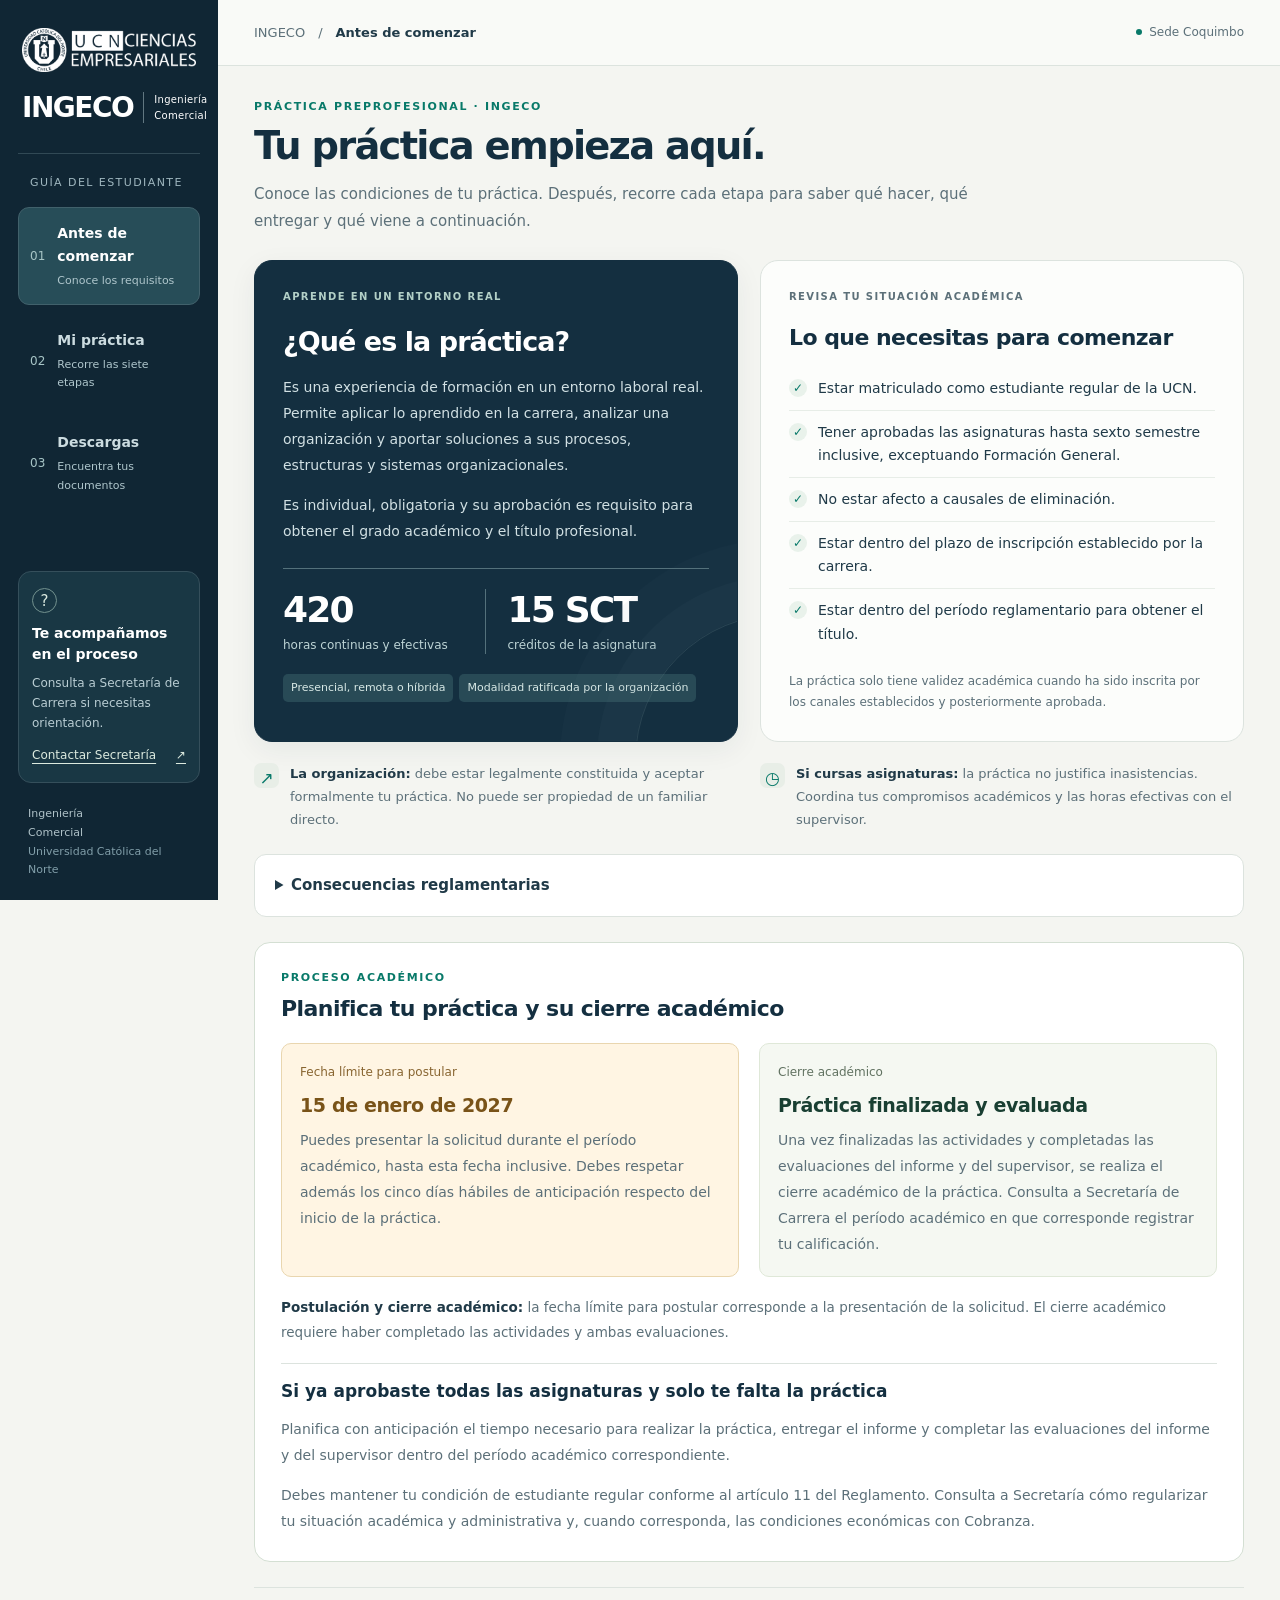
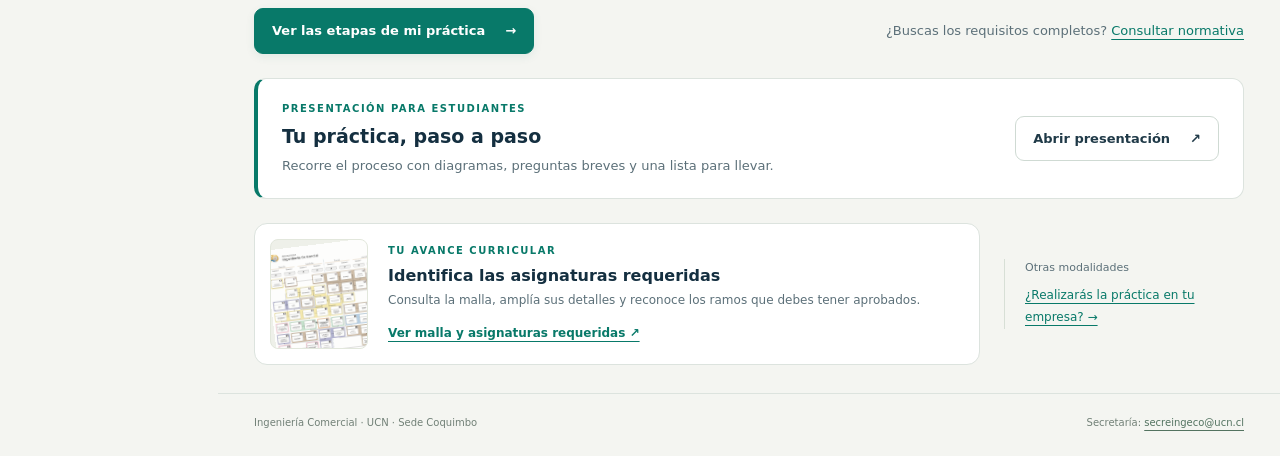
<file: index.html>
<!doctype html>
<html lang="es"><head><meta charset="utf-8"><meta name="viewport" content="width=device-width, initial-scale=1"><title>Tu práctica paso a paso · INGECO UCN</title><meta name="description" content="Guía interactiva de práctica INGECO: requisitos, proceso en siete etapas y documentos descargables."><style>
:root{--navy:#142f40;--navy-deep:#102634;--ink:#203a48;--muted:#5c7079;--teal:#087969;--teal-dark:#075e54;--mint:#eaf3ed;--sage:#b9cfc0;--paper:#f4f5f1;--line:#dce3de;--white:#fff;--gold:#9b6a24;--amber:#fcf1db;--radius:18px}*{box-sizing:border-box}html{scroll-behavior:smooth}body{margin:0;background:var(--paper);color:var(--ink);font:15px/1.65 system-ui,-apple-system,"Segoe UI",sans-serif}button,input{font:inherit}button{cursor:pointer}a{color:var(--teal);text-underline-offset:4px}button,a,input{touch-action:manipulation}button:focus-visible,a:focus-visible,input:focus-visible,summary:focus-visible{outline:3px solid #d0a855;outline-offset:4px}[hidden]{display:none!important}.skip{position:fixed;top:-100px;left:20px;background:white;padding:12px;z-index:100}.skip:focus{top:12px}.app-frame{display:grid;grid-template-columns:218px minmax(0,1fr);min-height:100vh}.app-sidebar{background:var(--navy-deep);color:white;position:sticky;top:0;height:100vh;padding:28px 18px 20px;display:flex;flex-direction:column;overflow:auto}.brand{display:flex;align-items:center;gap:10px;padding:0 4px 30px}.brand b{font-size:28px;font-weight:800;letter-spacing:-1.5px;line-height:1}.brand span{font-size:10px;letter-spacing:.03em;line-height:1.55;border-left:1px solid #617781;padding-left:10px}.sidebar-caption{font-size:11px;letter-spacing:.13em;color:#9fb7bf;padding:20px 12px 14px;border-top:1px solid #314955}.nav-main{display:flex;flex-direction:column;gap:9px}.sidebar-nav button{width:100%;display:flex;gap:12px;align-items:center;background:transparent;color:#ccdce0;border:1px solid transparent;border-radius:11px;text-align:left;padding:14px 11px}.sidebar-nav button[aria-pressed=true]{background:#274d58;border-color:#41616b;color:white}.nav-index{font-size:12px;color:#a7c5c6;line-height:1}.nav-copy strong{font-size:14px;display:block;font-weight:650}.nav-copy small{font-size:11px;display:block;margin-top:4px;color:#afc6cc}.sidebar-help{margin-top:auto;border:1px solid #354f5b;background:#193744;border-radius:13px;padding:16px 13px;font-size:13px}.help-mark{display:grid;place-items:center;width:25px;height:25px;border:1px solid #72918e;color:#d9e8df;border-radius:50%;font-size:15px;margin-bottom:10px}.sidebar-help strong{font-size:14px;line-height:1.5;display:block}.sidebar-help p{font-size:12px;color:#b9cdd3;margin:9px 0 13px}.sidebar-help a{color:#dceadf;font-size:12px;display:flex;justify-content:space-between}.sidebar-bottom{padding:22px 10px 0;font-size:11px;color:#aec1c7;line-height:1.7}.sidebar-bottom span{color:#819ea9}.app-workspace{min-width:0}.utility-bar{height:66px;border-bottom:1px solid var(--line);display:flex;justify-content:space-between;align-items:center;padding:0 36px;background:#f9faf7}.breadcrumb{display:flex;gap:13px;align-items:center;font-size:13px;color:var(--muted)}.breadcrumb strong{font-weight:550;color:var(--ink)}.utility-meta{font-size:12px;display:flex;gap:7px;align-items:center;color:var(--muted)}.campus-dot{width:6px;height:6px;background:var(--teal);border-radius:50%}main{max-width:1500px;margin:auto;padding:32px 36px 0;min-height:calc(100vh - 155px)}.screen{animation:screen-in .22s ease-out}@keyframes screen-in{from{opacity:.3;transform:translateY(5px)}to{opacity:1;transform:none}}.eyebrow{font-size:11px;letter-spacing:.15em;text-transform:uppercase;color:var(--teal);font-weight:750;margin:0 0 8px}h1{font-size:clamp(28px,3vw,43px);line-height:1.15;letter-spacing:-.045em;font-weight:750;color:var(--navy);margin:0 0 13px}h2{font-size:23px;line-height:1.3;letter-spacing:-.025em;color:var(--navy);margin:0 0 14px}h3{font-size:17px;color:var(--navy);line-height:1.4;margin:0 0 9px}p{margin:0 0 14px}.lead{font-size:15px;line-height:1.75;color:var(--muted);max-width:740px;margin-bottom:0}.page-heading{margin-bottom:26px;max-width:950px}.intro-layout{display:grid;grid-template-columns:1fr 1fr;gap:22px;align-items:stretch}.panel{padding:28px;background:white;border:1px solid var(--line);border-radius:var(--radius);min-width:0}.panel-kicker{font-size:10px;letter-spacing:.14em;font-weight:700;margin:0 0 19px;color:var(--muted)}.intro-definition{background:var(--navy);border-color:var(--navy);position:relative;overflow:hidden;box-shadow:0 8px 28px #102d4010}.intro-definition:after{content:'';position:absolute;border:1px solid #55717855;width:290px;height:290px;border-radius:50%;right:-190px;bottom:-165px;box-shadow:0 0 0 38px #55717813,0 0 0 75px #5571780c;pointer-events:none}.intro-definition h2{color:white;font-size:27px;margin-bottom:16px;letter-spacing:-.035em}.intro-definition .panel-kicker{color:#b3d0c7}.intro-copy{font-size:14px;color:var(--muted);line-height:1.85}.intro-definition .intro-copy{color:#d1e0e3}.facts{display:flex;gap:0;border-top:1px solid var(--line);margin-top:23px;padding-top:20px}.facts>div{padding:0 22px;border-right:1px solid var(--line);flex:1}.facts>div:first-child{padding-left:0}.facts>div:last-child{border-right:0}.facts strong{display:block;font-size:36px;font-weight:650;letter-spacing:-.05em;line-height:1.15;color:var(--navy);margin-bottom:6px}.facts span{font-size:12px;line-height:1.5;color:var(--muted);display:block}.intro-definition .facts{border-color:#54717b}.intro-definition .facts>div{border-color:#54717b}.intro-definition .facts strong{color:white}.intro-definition .facts span{color:#bdd4d5}.info-pills{display:flex;flex-wrap:wrap;gap:6px;margin-top:20px}.info-pills span{font-size:11px;color:#d8e9e6;background:#284a56;border-radius:5px;padding:5px 8px}.intro-requirements{background:#fcfdfb}.intro-requirements h2{font-size:22px}.requirements{list-style:none;margin:0;padding:0}.requirements li{display:flex;gap:11px;align-items:flex-start;font-size:14px;line-height:1.65;padding:10px 0;border-bottom:1px solid #e7ede7}.requirements li:before{content:'✓';display:grid;place-items:center;min-width:18px;height:18px;color:var(--teal);background:#e9f2eb;border-radius:50%;font-size:12px;font-weight:750;margin-top:2px}.requirements li:last-child{border:0}.intro-note{font-size:12px;color:var(--muted);margin:15px 0 0;line-height:1.75}.intro-support{display:grid;grid-template-columns:1fr 1fr;gap:22px;margin:20px 0}.support-note{position:relative;padding:0 0 0 36px;font-size:13px;line-height:1.8;color:var(--muted);margin:0}.support-note b{color:var(--ink)}.support-icon{position:absolute;left:0;top:1px;width:25px;height:25px;background:#e8eee7;color:var(--teal);display:grid;place-items:center;border-radius:7px;font-size:17px}.primary,.outline{border:1px solid var(--teal);border-radius:9px;padding:12px 17px;display:inline-flex;align-items:center;justify-content:center;gap:20px;text-decoration:none;font-size:13px;font-weight:700;line-height:1.5;transition:background .15s,box-shadow .15s}.primary{background:var(--teal);color:white;box-shadow:0 3px 10px #006b6015}.primary:hover{background:var(--teal-dark);box-shadow:0 4px 12px #006b6025}.outline{background:white;border-color:#cfdad3;color:var(--ink)}.outline:hover{background:#f4f8f3}.mini-link{border:0;background:none;padding:0;font-size:13px;color:var(--teal);text-decoration:underline;text-underline-offset:4px;text-align:left}.intro-bottom{display:flex;justify-content:space-between;align-items:center;gap:20px;margin-top:24px}.intro-bottom p{font-size:13px;color:var(--muted);margin:0}.start-strip{border-top:1px solid var(--line);padding-top:20px}.intro-tools{display:grid;grid-template-columns:1fr 240px;gap:24px;align-items:center;margin-top:24px}.curriculum-launch{display:flex;align-items:center;border:1px solid var(--line);border-radius:13px;overflow:hidden;background:#fff;gap:20px;padding:15px}.curriculum-thumb{width:98px;height:110px;flex-shrink:0;overflow:hidden;background:#eef0e9;border:1px solid #e2e7dc;border-radius:8px;display:grid;place-items:center}.curriculum-thumb img{width:170px;transform:rotate(-7deg);max-width:none;opacity:.85}.curriculum-copy h3{font-size:16px;margin:0 0 4px}.curriculum-copy>p:not(.eyebrow){font-size:12px;color:var(--muted);margin:0 0 9px}.curriculum-copy .outline{padding:0;border:0;background:transparent;font-size:12px;color:var(--teal);text-decoration:underline;text-underline-offset:4px;text-align:left;justify-content:flex-start}.curriculum-copy .eyebrow{font-size:10px;margin-bottom:5px}.enterprise-link{padding-left:20px;border-left:1px solid #d7dfd6}.enterprise-link>span{display:block;font-size:11px;color:var(--muted);margin-bottom:8px}.enterprise-link .mini-link{font-size:12px;line-height:1.8}.process-header{display:flex;align-items:flex-start;justify-content:space-between;gap:24px;margin-bottom:26px}.process-header h1{font-size:32px;letter-spacing:-.04em;margin-bottom:10px}.process-header .lead{font-size:14px}.route-label{display:inline-block;background:#e4eee7;color:var(--teal);border:1px solid #d1e3d6;padding:5px 10px;border-radius:30px;font-size:11px;font-weight:650;white-space:nowrap;margin-top:5px}.process-body{display:grid;grid-template-columns:177px minmax(0,1fr);gap:26px;align-items:start}.journey{position:sticky;top:22px;padding-right:15px;border-right:1px solid var(--line)}.journey-heading .eyebrow{font-size:10px;color:var(--muted);margin-bottom:5px}.journey-heading p{font-size:12px;color:var(--muted);line-height:1.7;margin-bottom:18px}.flow{display:flex;flex-direction:column;position:relative;gap:4px}.flow-group{font-size:10px;font-weight:650;letter-spacing:.02em;color:#6d7d80;margin:13px 0 5px;padding-left:2px}.flow-group:first-child{margin-top:0}.flow button{position:relative;display:grid;grid-template-columns:27px minmax(0,1fr);column-gap:10px;background:none;border:1px solid transparent;border-radius:9px;text-align:left;color:var(--ink);padding:11px 7px;width:100%;min-width:0}.flow button:not(:last-child):after{content:'';position:absolute;left:20px;top:40px;width:1px;height:15px;background:#cddbd1;z-index:-1}.flow-num{display:grid;place-items:center;grid-row:1/3;width:24px;height:24px;border:1px solid #c7d6cb;border-radius:50%;font-size:11px;font-weight:700;color:#5a7870;background:var(--paper);margin-top:1px}.flow button strong{font-size:13px;font-weight:650;line-height:1.5}.flow button small{font-size:10px;color:var(--muted);margin-top:1px;line-height:1.6}.mobile-name{display:none}.flow button:hover{background:#eaf0e8}.flow button[aria-current=step]{background:#dcece1;border-color:#bdd5c5;color:#065f50}.flow button[aria-current=step] .flow-num{background:var(--teal);color:white;border-color:var(--teal);box-shadow:0 0 0 3px #0879690d}.flow button[aria-current=step] small{color:#3e695c}.stage-workspace{min-width:0}.stage-layout{display:flex;flex-direction:column;gap:18px}.stage-main{background:white;border:1px solid #dce4db;border-radius:var(--radius);padding:27px;min-width:0;box-shadow:0 4px 16px #243c2f04}.stage-meta{display:flex;align-items:center;justify-content:space-between;gap:12px;margin-bottom:16px}.stage-meta span{font-size:10px;font-weight:750;letter-spacing:.12em;color:var(--teal)}#stage-phase{color:#6b7b75;background:#f0f4ed;border-radius:4px;padding:4px 7px;font-weight:500;letter-spacing:.02em}.stage-main h2{font-size:25px;line-height:1.25;margin-bottom:13px;max-width:780px;letter-spacing:-.03em}.stage-main>.description{font-size:14px;color:var(--muted);line-height:1.85;margin-bottom:20px}.stage-facts{display:grid;grid-template-columns:1.2fr 1fr;gap:0;background:#f2f5ef;border:1px solid #e3e9dd;border-radius:10px;padding:15px 16px;margin-bottom:22px}.stage-facts .aside-block{padding:0 15px 0 0;margin:0;border-right:1px solid #d8e2d2}.stage-facts .aside-block+.aside-block{padding:0 0 0 15px;border:0}.aside-label{font-size:10px!important;font-weight:750;letter-spacing:.12em;text-transform:uppercase;color:#5e7568!important;margin-bottom:6px!important}.aside-block p{font-size:12px;color:var(--ink);line-height:1.75;margin:0}.action-heading{display:flex;justify-content:space-between;gap:10px;align-items:center;margin-bottom:12px}.action-heading .eyebrow{margin:0;font-size:10px}.action-heading>span:last-child{font-size:11px;color:#72847b}.actions{list-style:none;counter-reset:action;display:grid;grid-template-columns:repeat(2,minmax(0,1fr));gap:12px;margin:0;padding:0}.actions li{counter-increment:action;position:relative;border:1px solid #e0e7df;border-radius:10px;background:#fff;padding:17px 15px 16px 42px;min-width:0}.actions li:before{content:counter(action,decimal-leading-zero);position:absolute;left:14px;top:18px;font-size:11px;color:#6a8979;font-weight:650}.action-text h3{font-size:13px;font-weight:700;line-height:1.5;margin:0 0 7px;color:var(--ink)}.action-text p{font-size:12.5px;line-height:1.85;color:var(--muted);margin:0}.actions li:last-child:nth-child(odd){grid-column:1/-1}.result{position:relative;padding:15px 18px 15px 47px;background:#e9f3ed;border-radius:9px;margin-top:20px;font-size:13px;color:#315d4d;line-height:1.75}.result b{display:block;font-size:10px;text-transform:uppercase;letter-spacing:.08em;margin-bottom:4px;color:#43715e}.result-mark{position:absolute;left:18px;top:17px;font-size:18px;color:var(--teal)}.stage-nav{display:flex;align-items:center;justify-content:space-between;gap:16px;margin-top:23px;padding-top:19px;border-top:1px solid #e3e9df}.stage-nav button{font-size:12px;padding:10px 15px}.stage-nav button:disabled{opacity:.4;cursor:default}.document-tray{background:#eaf0e7;border:1px solid #d9e3d5;border-radius:12px;padding:20px;display:grid;grid-template-columns:minmax(0,1fr) 180px;gap:24px;align-items:start}.document-tray>.aside-block:last-child{padding-left:20px;border-left:1px solid #ccd9c7;height:100%}.document-tray .aside-label{font-size:10px!important}.document-tray .aside-block>p{font-size:12px}.document-tray .aside-block:last-child a{font-size:12px;line-height:1.8}#stage-docs{display:flex;gap:8px;flex-wrap:wrap;margin-top:10px}.document{display:flex;gap:8px;align-items:center;flex:1 1 180px;background:#fff;border:1px solid #d4dfd2;border-radius:7px;padding:10px;text-decoration:none;color:var(--ink);min-width:0;font-size:12px;line-height:1.6}.file{font-size:10px;font-weight:750;color:#5a7461;background:#edf3e9;border:1px solid #d8e4d2;border-radius:4px;padding:4px 5px;display:inline-block;flex-shrink:0}.document .arrow{margin-left:auto;color:var(--teal);font-size:16px}.document:hover{border-color:#81aa8b}.all-docs{border:0;background:none;color:var(--teal);font-size:11px;padding:0;text-decoration:underline;text-underline-offset:4px;margin-top:11px;text-align:left}#step-status{font-size:11px;line-height:1.7;color:#6c8075;margin-top:12px}.deadline{margin:0 0 20px;padding:16px 18px;border-radius:10px;background:var(--amber);border:1px solid #ead3aa;position:relative}.deadline b{display:block;font-size:14px;color:#795219;line-height:1.5;margin-bottom:5px}.deadline span{font-size:12px;line-height:1.8;color:#80663d;display:block}.decisions{display:grid;grid-template-columns:repeat(3,minmax(0,1fr));gap:10px;margin-top:18px}.decisions>div{padding:15px 13px;border:1px solid var(--line);border-radius:9px;background:#f6f8f3}.decisions b{font-size:12px;display:block;color:var(--teal);margin-bottom:7px}.decisions span{font-size:12px;line-height:1.8;display:block;color:var(--muted)}.decisions>div:nth-child(2){background:#fff6e6;border-color:#ebddbd}.decisions>div:nth-child(2) b{color:#8b6624}.decisions>div:nth-child(3){background:#f6f0ed;border-color:#e6d8cf}.decisions>div:nth-child(3) b{color:#8a5d48}.parallel{display:grid;grid-template-columns:1fr 1fr;gap:13px;margin-top:20px}.parallel>div{padding:19px;background:#edf4ef;border:1px solid #cddfd1;border-radius:11px}.parallel>div:last-child{background:#eef2f6;border-color:#d5dfe8}.parallel span{font-size:10px;text-transform:uppercase;letter-spacing:.1em;color:var(--muted)}.parallel b{font-size:14px;display:block;margin:7px 0}.parallel p,.insurance p{font-size:12.5px;line-height:1.85;margin:0;color:var(--muted)}.insurance{background:#edf3f6;border:1px solid #d5e2e7;border-radius:10px;margin-top:20px;padding:19px}.insurance b{font-size:14px;display:block;margin-bottom:8px}.evaluation-box{margin-top:20px;border:1px solid #dce4da;border-radius:11px;padding:19px;background:#fafbf7}.weights{display:grid;grid-template-columns:1fr 1fr;gap:20px;font-size:12px}.weights strong{font-size:32px;font-weight:600;letter-spacing:-.04em;color:var(--teal);display:block;line-height:1.2;margin-bottom:6px}.grade-toggle{margin-top:16px;border-top:1px solid var(--line);padding-top:14px}.grade-toggle summary{font-size:13px;font-weight:650;color:var(--teal);cursor:pointer}.grade-toggle p{font-size:13px;color:var(--muted);line-height:1.9;margin:12px 0 0}.library-layout{display:grid;grid-template-columns:213px minmax(0,1fr);gap:24px;align-items:start}.categories{display:flex;flex-direction:column;gap:8px}.categories button{background:none;border:1px solid transparent;border-radius:11px;color:var(--muted);padding:18px 15px;text-align:left;font-size:14px;font-weight:650}.category-index{display:block;font-size:11px;letter-spacing:.08em;color:#6d8977;margin-bottom:11px}.categories button small{font-size:11px;display:block;margin-top:7px;font-weight:400}.category-count{font-size:10px;display:inline-block;border:1px solid #d2dfd0;border-radius:30px;padding:3px 8px;margin-top:14px;font-weight:450}.categories button[aria-pressed=true]{background:#e3eee3;border-color:#c4d9c5;color:#185d40}.categories button:hover{background:#eaf0e6}.library-body{min-width:0}.library-body h2{font-size:23px;margin-bottom:8px}.library-body>p{font-size:13px;color:var(--muted);line-height:1.8}.library-body #library-status{font-size:11px;margin-top:15px}#library-list{display:grid;grid-template-columns:repeat(2,minmax(0,1fr));gap:15px;margin-top:23px}.library-row{background:white;border:1px solid var(--line);border-radius:14px;padding:21px;display:grid;grid-template-columns:46px minmax(0,1fr);gap:17px;align-items:start;box-shadow:0 3px 12px #314c3903}.document-cover{width:45px;height:57px;border:1px solid #b9cec0;border-radius:5px;background:#edf4ee;position:relative;display:flex;flex-direction:column;align-items:center;padding-top:9px;overflow:hidden}.document-cover:after{content:'';position:absolute;right:-1px;top:-1px;border:6px solid transparent;border-right-color:white;border-top-color:white}.document-cover .file{font-size:9px;background:none;padding:0;border:0}.paper-lines{width:23px;height:9px;border-top:1px solid #b3ccba;border-bottom:1px solid #b3ccba;margin-top:6px}.library-row h3{font-size:15px;line-height:1.55;margin-bottom:8px}.library-row p{font-size:12px;color:var(--muted);line-height:1.85;margin:0}.library-row .own-document{display:block;font-size:10px;color:#7d6a4a;margin-top:8px}.library-row>a{grid-column:1/-1;display:flex;align-items:center;justify-content:space-between;border-top:1px solid #e4eade;padding-top:13px;margin-top:3px;font-size:12px;text-decoration:none;color:var(--teal);font-weight:650}.enterprise-screen>.eyebrow{margin-bottom:10px}.enterprise-screen>.lead{margin-bottom:25px}.enterprise-screen .panel{background:#fff}.enterprise-screen .requirements{margin-top:17px}.enterprise-screen .intro-layout .panel:first-child{border-top:3px solid #628074}.enterprise-screen .intro-bottom{margin-top:24px}.footer{max-width:1500px;margin:28px auto 0;padding:20px 36px 24px;border-top:1px solid var(--line);display:flex;gap:15px;justify-content:space-between;align-items:center;font-size:10px;color:#718077;line-height:1.8}.footer .mini-link{font-size:11px}.footer a{color:#537360}.footer #return-traditional{font-size:12px}dialog{background:white;color:var(--ink);border:1px solid #cfdbd1;border-radius:18px;padding:26px;width:min(1260px,95vw);max-height:94vh;box-shadow:0 20px 80px #102d4035}dialog::backdrop{background:#102634b8;backdrop-filter:blur(3px)}.dialog-header{display:flex;justify-content:space-between;align-items:flex-start;gap:24px}.dialog-header h2{font-size:24px}.curriculum-intro{font-size:13px;color:var(--muted);line-height:1.8;margin:12px 0}.curriculum-controls{display:flex;align-items:center;gap:20px;flex-wrap:wrap;font-size:13px;margin:16px 0}.curriculum-controls label{display:flex;align-items:center;gap:8px}.curriculum-controls input{accent-color:var(--teal)}.curriculum-controls .outline{font-size:12px;padding:8px 12px}.curriculum-scroll{max-height:62vh;overflow:auto;border:1px solid var(--line);border-radius:7px;background:white}.curriculum-image{position:relative;width:100%;line-height:0}.curriculum-image.zoomed{width:1800px}.curriculum-image img{width:100%;height:auto;display:block}.curriculum-image svg{position:absolute;inset:0;width:100%;height:100%;pointer-events:none}.curriculum-image rect{fill:#ffd43b;fill-opacity:.38;stroke:#bf4d00;stroke-width:8}
@media(min-width:1600px){.app-frame{grid-template-columns:240px minmax(0,1fr)}.app-sidebar{padding:34px 23px}.process-body{grid-template-columns:195px minmax(0,1fr);gap:30px}.stage-main{padding:32px}.action-text p{font-size:14px}.action-text h3{font-size:15px}.aside-block p{font-size:13px}.stage-main>.description{font-size:15px}.stage-main h2{font-size:29px}.lead{font-size:16px}.intro-copy,.requirements li{font-size:15px}.intro-definition h2{font-size:30px}.intro-layout .panel{padding:33px}}
@media(max-width:1200px){.app-frame{grid-template-columns:190px minmax(0,1fr)}.app-sidebar{padding:24px 13px}.brand{gap:9px}.brand b{font-size:24px}.brand span{font-size:9px;padding-left:8px}.nav-copy strong{font-size:13px}.nav-copy small{font-size:10px}.sidebar-nav button{padding:12px 9px}.utility-bar{padding:0 26px}main{padding:27px 26px 0}.process-body{grid-template-columns:158px minmax(0,1fr);gap:20px}.journey{padding-right:10px}.flow button{column-gap:7px;padding:10px 5px}.flow strong{font-size:12px}.flow button small{font-size:10px}.stage-main{padding:23px}.stage-main h2{font-size:23px}.actions li{padding:14px 12px 14px 34px}.actions li:before{left:10px;top:15px;font-size:10px}.action-text h3{font-size:13px}.action-text p{font-size:12px}.stage-facts{padding:13px}.document-tray{grid-template-columns:1fr;gap:17px}.document-tray>.aside-block:last-child{padding:13px 0 0;border-left:0;border-top:1px solid #ccd9c7}.intro-tools{grid-template-columns:1fr 180px;gap:18px}.panel{padding:23px}.intro-copy,.requirements li{font-size:13px}.intro-definition h2{font-size:24px}.library-layout{grid-template-columns:180px minmax(0,1fr);gap:20px}.library-row{padding:17px;gap:13px}.categories button{padding:15px 12px}.footer{padding-left:26px;padding-right:26px}.stage-facts{grid-template-columns:1.15fr 1fr}}
@media(max-width:1000px){.app-frame{grid-template-columns:170px minmax(0,1fr)}.app-sidebar{padding:22px 10px}.brand span{display:none}.brand b{font-size:30px}.sidebar-caption{font-size:10px;padding-left:9px}.sidebar-nav button{gap:9px}.nav-copy small{display:none}.nav-copy strong{font-size:13px}.sidebar-help{padding:14px 11px}.sidebar-help strong{font-size:13px}.sidebar-bottom{font-size:10px}.process-body{grid-template-columns:140px minmax(0,1fr);gap:17px}.stage-main{padding:21px}.stage-main h2{font-size:22px}.actions{grid-template-columns:1fr;gap:10px}.action-text p{font-size:13px}.action-text h3{font-size:14px}.stage-facts{grid-template-columns:1fr;gap:12px}.stage-facts .aside-block{border:0;padding:0}.stage-facts .aside-block+.aside-block{padding:12px 0 0;border-top:1px solid #d8e2d2}.intro-layout{grid-template-columns:1fr}.intro-definition .facts{margin-top:20px;padding-top:18px}.intro-definition{padding:27px}.intro-copy,.requirements li{font-size:14px}.intro-tools{grid-template-columns:1fr}.enterprise-link{padding:0;border:0;display:flex;align-items:center;justify-content:space-between}.enterprise-link>span{margin:0}.library-layout{grid-template-columns:165px minmax(0,1fr)}#library-list{grid-template-columns:1fr}.categories button{font-size:13px}.decisions{grid-template-columns:1fr}.parallel{grid-template-columns:1fr}.intro-support{gap:20px}.support-note{font-size:12px}.intro-bottom{align-items:flex-start;flex-direction:column;gap:13px}}
@media(max-width:760px){.app-frame{display:block}.app-sidebar{position:static;height:auto;overflow:visible;padding:17px 20px 0;display:block}.brand{padding:0 0 16px;gap:12px}.brand b{font-size:26px}.brand span{display:block;font-size:10px;border-color:#627983}.sidebar-caption,.sidebar-help,.sidebar-bottom{display:none}.sidebar-nav{margin:0 -5px}.nav-main{flex-direction:row;gap:4px}.sidebar-nav button{padding:12px 8px;gap:8px;border-radius:9px 9px 0 0}.sidebar-nav button[aria-pressed=true]{background:var(--paper);border-color:var(--paper);color:var(--ink)}.nav-index{font-size:10px}.sidebar-nav button[aria-pressed=true] .nav-index{color:var(--teal)}.nav-copy strong{font-size:13px;white-space:nowrap}.utility-bar{height:46px;padding:0 22px}.breadcrumb{font-size:11px;gap:10px}.utility-meta{font-size:10px}main{padding:24px 20px 0;min-height:calc(100vh - 260px)}.page-heading{margin-bottom:23px}.page-heading h1{font-size:31px}.lead{font-size:14px;line-height:1.8}.intro-layout{gap:17px}.panel{padding:24px}.intro-definition h2{font-size:27px}.intro-copy,.requirements li{font-size:14px}.panel-kicker{font-size:10px;margin-bottom:15px}.intro-support{grid-template-columns:1fr;gap:15px}.support-note{font-size:13px;line-height:1.85}.start-strip{margin-top:21px}.primary,.outline{font-size:13px;padding:11px 14px}.curriculum-launch{padding:14px;gap:15px}.curriculum-thumb{width:76px;height:100px}.curriculum-copy h3{font-size:15px}.curriculum-copy>p:not(.eyebrow){font-size:12px}.enterprise-link{display:block}.enterprise-link>span{margin-bottom:5px}.process-header{display:block;margin-bottom:20px}.process-header h1{font-size:30px}.process-header .route-label{margin-top:14px}.process-header .lead{font-size:14px}.process-body{display:block}.journey{position:static;border:0;padding:0;margin:0 0 18px}.journey-heading{display:none}.flow{flex-direction:row;overflow:auto;gap:7px;padding:2px 0 11px;scrollbar-width:thin;scroll-snap-type:x proximity}.flow-group{display:none}.flow button{display:flex;flex-direction:column;gap:3px;flex:0 0 112px;min-height:95px;padding:12px 11px;border-color:#d7e1d5;border-radius:10px;background:#fafbf8;scroll-snap-align:start}.flow button:after{display:none}.flow-num{width:23px;height:23px;margin-bottom:6px;font-size:11px}.flow button strong{font-size:12px;line-height:1.5}.flow button small{font-size:10px;line-height:1.5}.flow button[aria-current=step]{background:#dcece1;border-color:#abcab6}.stage-main{padding:22px;border-radius:15px}.stage-main h2{font-size:24px;line-height:1.3}.stage-main>.description{font-size:14px;line-height:1.9}.stage-meta{margin-bottom:16px}.stage-meta span{font-size:10px}.stage-facts{grid-template-columns:1fr;padding:14px;margin-bottom:23px}.aside-block p{font-size:13px}.actions{gap:11px}.actions li{padding:17px 15px 17px 39px;border-radius:10px}.actions li:before{left:12px;top:20px;font-size:11px}.action-text h3{font-size:14px;margin-bottom:8px}.action-text p{font-size:13px;line-height:1.9}.action-heading>span:last-child{display:none}.result{font-size:13px;padding:15px 15px 15px 43px}.stage-nav{margin-top:22px;gap:12px}.stage-nav button{font-size:12px;padding:10px 12px;gap:8px}.stage-nav .primary{max-width:70%}.document-tray{padding:20px;border-radius:12px}.document{font-size:13px;padding:11px}.file{font-size:10px}.all-docs{font-size:12px}.document-tray .aside-block:last-child a{font-size:13px}.decisions span,.deadline span{font-size:13px}.decisions b,.deadline b{font-size:14px}.parallel p,.insurance p{font-size:13px}.parallel b,.insurance b{font-size:15px}.grade-toggle p{font-size:13px}.weights{font-size:12px}.library-layout{display:block}.categories{flex-direction:row;gap:7px;margin-bottom:23px}.categories button{flex:1;padding:12px 9px;background:#f9fbf7;border-color:var(--line);font-size:12px;line-height:1.5}.category-index{font-size:10px;margin-bottom:7px}.categories button small{display:none}.category-count{font-size:9px;padding:2px 5px;margin-top:8px}.library-body h2{font-size:23px}#library-list{grid-template-columns:1fr;gap:13px;margin-top:20px}.library-row{padding:20px;grid-template-columns:44px minmax(0,1fr);gap:17px}.library-row h3{font-size:16px}.library-row p{font-size:13px}.library-row>a{font-size:13px}.library-row .own-document{font-size:11px}.footer{padding:19px 20px;flex-direction:column;align-items:flex-start;font-size:11px;gap:9px;margin-top:26px}.footer a{font-size:11px}dialog{padding:20px;border-radius:13px;width:96vw}.dialog-header h2{font-size:21px}.curriculum-controls{gap:13px;font-size:12px}.curriculum-intro{font-size:13px}.dialog-header .outline{padding:8px 10px;font-size:12px}.dialog-header{gap:12px}.enterprise-screen h1{font-size:31px}.enterprise-screen .intro-copy{font-size:14px}.facts strong{font-size:34px}.enterprise-screen .intro-bottom{align-items:flex-start;flex-direction:column;gap:19px}}
@media(max-width:380px){.app-sidebar{padding-left:15px;padding-right:15px}.nav-copy strong{font-size:12px}.nav-index{display:none}main{padding-left:15px;padding-right:15px}.utility-bar{padding-left:17px;padding-right:17px}.stage-main{padding:18px}.curriculum-thumb{display:none}.stage-main h2{font-size:22px}.page-heading h1,.process-header h1{font-size:29px}}
@media(prefers-reduced-motion:reduce){html{scroll-behavior:auto}.screen{animation:none}.primary,.outline{transition:none}}
@media print{.app-frame{display:block}.app-sidebar,.utility-bar,.footer,.journey,.stage-nav,.intro-bottom,.intro-tools,.mini-link{display:none!important}body{background:white;font-size:11pt}main{padding:0;max-width:none}.panel,.stage-main,.document-tray{box-shadow:none;border:1px solid #ddd}.intro-definition{background:white;color:black}.intro-definition h2,.intro-definition .intro-copy,.intro-definition .facts strong,.intro-definition .facts span{color:black}.intro-layout,.process-body{display:block}.stage-layout{display:block}.stage-main{margin-bottom:20px}.actions{display:block}.actions li{break-inside:avoid;margin-bottom:10px}.action-text p{font-size:11pt}.intro-definition:after{display:none}.document-tray{display:block}.library-layout{display:block}.categories{display:none}#library-list{grid-template-columns:1fr 1fr}.stage-facts{background:#f5f5f5}.screen{animation:none}.panel{margin-bottom:20px}}

.academic-planning{background:#fff;border:1px solid #d4dfd3;border-radius:16px;margin:25px 0;padding:26px}.planning-heading h2{font-size:22px;margin:0 0 20px}.planning-heading .eyebrow{font-size:11px}.planning-dates{display:grid;grid-template-columns:1fr 1fr;gap:20px}.planning-date{padding:18px;border-radius:10px;background:#f5f8f2;border:1px solid #dfe8d8}.planning-date:first-child{background:#fff5e3;border-color:#e9d6af}.planning-label{display:block;font-size:12px;line-height:1.7;color:#617261;margin-bottom:9px}.planning-date:first-child .planning-label{color:#886531}.planning-date strong{font-size:19px;letter-spacing:-.02em;line-height:1.4;display:block;color:#193f32;margin-bottom:10px}.planning-date:first-child strong{color:#795318}.planning-date p{font-size:14px;line-height:1.85;color:var(--muted);margin:0}.planning-explanation{font-size:13.5px;line-height:1.85;color:var(--muted);margin:18px 0}.planning-explanation b{color:var(--ink)}.planning-enrollment{border-top:1px solid var(--line);padding-top:16px}.planning-enrollment summary{font-size:14px;font-weight:650;line-height:1.8;cursor:pointer;color:var(--teal)}.planning-enrollment p{font-size:14px;line-height:1.85;color:var(--muted);margin:14px 0 0}@media(max-width:760px){.academic-planning{padding:21px;margin:22px 0}.planning-heading h2{font-size:22px}.planning-dates{grid-template-columns:1fr;gap:13px}.planning-date p,.planning-enrollment p{font-size:14.5px}.planning-explanation{font-size:14px}.planning-enrollment summary{font-size:14px}}

.managed-document{border:1px dashed #b6cdbb;border-radius:9px;padding:15px;margin-top:13px;background:#f7faf4}.managed-label{display:block;font-size:11px;letter-spacing:.06em;color:#5d7865;margin-bottom:7px}.managed-document h3{font-size:14px;margin:0 0 7px}.managed-document p{font-size:13px;line-height:1.85;color:var(--muted);margin:0}.review-results{margin-top:20px}.review-results>h3{font-size:15px;margin-bottom:0}.start-gate{background:#edf4ee;border:1px solid #cbdecc;border-radius:10px;padding:17px;margin-top:14px}.start-gate b{display:block;font-size:14px;color:var(--teal);margin-bottom:8px}.start-gate p{font-size:14px;line-height:1.9;color:var(--ink);margin:0}.start-gate span{color:var(--teal);padding:0 4px}.termination-deadline{border-color:#e4c3a2;background:#fff3e3}.insurance p+p{margin-top:11px}.completion-streams{grid-template-columns:repeat(3,minmax(0,1fr))}.completion-streams>div:first-child{background:#fff4e6;border-color:#e7d0ab}.completion-streams>div:last-child{background:#eef2f6;border-color:#d5dfe8}@media(max-width:1100px){.completion-streams{grid-template-columns:1fr}}

#stage-title{scroll-margin-top:24px}#stage-title:focus{outline:none}.action-section{grid-column:1/-1;counter-increment:none!important;margin:22px 0 5px!important;padding:10px 0!important;border:0!important;display:block!important;color:var(--teal);font-size:14px;list-style:none}.action-section:before{display:none!important}.supervisor-states{display:grid;gap:10px;margin:20px 0}.supervisor-states>div{border-left:3px solid var(--teal);background:var(--mint);padding:13px 16px;font-size:14px}.supervisor-states p{margin:4px 0 0}.supervisor-states .failed{border-color:#a34e38;background:#fff1eb}.library-return{margin-bottom:20px}#curriculum-dialog[open]{display:flex;flex-direction:column;height:92dvh;max-height:92dvh;overflow:hidden}#curriculum-dialog .dialog-header,#curriculum-dialog .curriculum-controls,#curriculum-dialog .curriculum-intro{flex-shrink:0}#curriculum-dialog .curriculum-scroll{flex:1;min-height:90px;max-height:none;overflow:auto;overscroll-behavior:contain}#curriculum-dialog>p:last-child{font-size:12px;margin:8px 0 0;flex-shrink:0}@media(max-width:760px){#curriculum-dialog[open]{height:96dvh;max-height:96dvh;width:96vw;padding:16px}#curriculum-dialog .curriculum-intro{line-height:1.45;margin:8px 0}#curriculum-dialog .curriculum-controls{margin:8px 0;gap:10px}.dialog-header h2{font-size:18px}}@media(prefers-reduced-motion:reduce){html{scroll-behavior:auto}.screen{animation:none}}
.curriculum-image{margin-inline:auto}.brand{display:block}.brand img{display:block;width:100%;height:auto;margin-bottom:20px}.brand .brand-text{display:flex;align-items:center;gap:10px}.source-details{margin:22px 0;padding:18px 20px;border:1px solid var(--line);border-radius:12px;background:#fff}.source-details summary{cursor:pointer;font-weight:650}.source-details p{margin:12px 0 0;font-size:14px}.download-formats{grid-column:1/-1;display:flex;flex-direction:column;gap:8px;align-items:flex-start;border-top:1px solid var(--line);padding-top:13px}.download-formats a{font-size:13px}.static-guide article{margin:20px 0}.static-guide li{margin-bottom:8px}@media(max-width:760px){.brand img{max-width:280px}.download-formats{grid-column:1/-1}.source-details{padding:16px}.curriculum-controls{flex-wrap:wrap}}.presentation-launch{display:flex;align-items:center;justify-content:space-between;gap:24px;margin-top:24px;padding:22px 24px;border:1px solid var(--line);border-left:4px solid var(--teal);border-radius:12px;background:white}.presentation-launch .eyebrow{font-size:10px;margin-bottom:6px}.presentation-launch h3{font-size:19px;margin-bottom:5px}.presentation-launch p:last-child{font-size:13px;color:var(--muted);margin:0}.presentation-launch .outline{flex-shrink:0}@media(max-width:640px){.presentation-launch{align-items:flex-start;flex-direction:column;gap:15px;padding:20px}.presentation-launch .outline{width:100%}}</style></head><body><a href="#main" class="skip">Saltar al contenido</a><div class="app-frame"><aside class="app-sidebar" aria-label="Guía de navegación"><div class="brand"><img src="assets/logo-eciem.png" alt="Universidad Católica del Norte Ciencias Empresariales"><div class="brand-text"><b>INGECO</b><span>Ingeniería<br>Comercial</span></div></div><div class="sidebar-caption">GUÍA DEL ESTUDIANTE</div><nav class="sidebar-nav" aria-label="Navegación principal"><div class="nav-main"><button type="button" data-screen="intro" aria-pressed="true"><span class="nav-index" aria-hidden="true">01</span><span class="nav-copy"><strong>Antes de comenzar</strong><small>Conoce los requisitos</small></span></button><button type="button" data-screen="process" aria-pressed="false"><span class="nav-index" aria-hidden="true">02</span><span class="nav-copy"><strong>Mi práctica</strong><small>Recorre las siete etapas</small></span></button><button type="button" data-screen="library" aria-pressed="false"><span class="nav-index" aria-hidden="true">03</span><span class="nav-copy"><strong>Descargas</strong><small>Encuentra tus documentos</small></span></button></div></nav><div class="sidebar-help"><span class="help-mark" aria-hidden="true">?</span><strong>Te acompañamos en el proceso</strong><p>Consulta a Secretaría de Carrera si necesitas orientación.</p><a href="mailto:secreingeco@ucn.cl">Contactar Secretaría <span aria-hidden="true">↗</span></a></div><div class="sidebar-bottom">Ingeniería<br>Comercial<br><span>Universidad Católica del Norte</span></div></aside><div class="app-workspace"><header class="utility-bar"><div class="breadcrumb"><span>INGECO</span><span aria-hidden="true">/</span><strong id="view-name">Antes de comenzar</strong></div><div class="utility-meta"><span class="campus-dot" aria-hidden="true"></span>Sede Coquimbo</div></header><main id="main">
<section class="screen" id="intro"><div class="page-heading"><p class="eyebrow">Práctica preprofesional · INGECO</p><h1>Tu práctica empieza aquí.</h1><p class="lead">Conoce las condiciones de tu práctica. Después, recorre cada etapa para saber qué hacer, qué entregar y qué viene a continuación.</p></div><div class="intro-layout"><article class="panel intro-definition"><p class="panel-kicker">APRENDE EN UN ENTORNO REAL</p><h2>¿Qué es la práctica?</h2><p class="intro-copy">Es una experiencia de formación en un entorno laboral real. Permite aplicar lo aprendido en la carrera, analizar una organización y aportar soluciones a sus procesos, estructuras y sistemas organizacionales.</p><p class="intro-copy">Es individual, obligatoria y su aprobación es requisito para obtener el grado académico y el título profesional.</p><div class="facts"><div><strong>420</strong><span>horas continuas y efectivas</span></div><div><strong>15 SCT</strong><span>créditos de la asignatura</span></div></div><div class="info-pills"><span>Presencial, remota o híbrida</span><span>Modalidad ratificada por la organización</span></div></article><article class="panel intro-requirements"><p class="panel-kicker">REVISA TU SITUACIÓN ACADÉMICA</p><h2>Lo que necesitas para comenzar</h2><ul class="requirements"><li>Estar matriculado como estudiante regular de la UCN.</li><li>Tener aprobadas las asignaturas hasta sexto semestre inclusive, exceptuando Formación General.</li><li>No estar afecto a causales de eliminación.</li><li>Estar dentro del plazo de inscripción establecido por la carrera.</li><li>Estar dentro del período reglamentario para obtener el título.</li></ul><p class="intro-note">La práctica solo tiene validez académica cuando ha sido inscrita por los canales establecidos y posteriormente aprobada.</p></article></div><div class="intro-support"><p class=" support-note"><span class="support-icon" aria-hidden="true">↗</span><b>La organización:</b> debe estar legalmente constituida y aceptar formalmente tu práctica. No puede ser propiedad de un familiar directo.</p><p class=" support-note"><span class="support-icon" aria-hidden="true">◷</span><b>Si cursas asignaturas:</b> la práctica no justifica inasistencias. Coordina tus compromisos académicos y las horas efectivas con el supervisor.</p></div><details class="source-details"><summary>Consecuencias reglamentarias</summary><p>El artículo 31 contempla la reprobación por incumplir los plazos reglamentarios, perjudicar el prestigio de la Universidad, no incorporar las observaciones en la segunda corrección y las causales del artículo 29. Si repruebas, el artículo 32 exige una nueva solicitud en otra unidad de la misma empresa o en una empresa diferente; el artículo 33 remite al artículo 45 del Reglamento General de Docencia de Pregrado.</p></details><section class="academic-planning" id="academic-planning" aria-labelledby="academic-planning-title"><div class="planning-heading"><div><p class="eyebrow">PROCESO ACADÉMICO</p><h2 id="academic-planning-title">Planifica tu práctica y su cierre académico</h2></div></div><div class="planning-dates"><div class="planning-date"><span class="planning-label">Fecha límite para postular</span><strong><span data-calendar="deadline">15 de enero de 2027</span></strong><p>Puedes presentar la solicitud durante el período académico, hasta esta fecha inclusive. Debes respetar además los cinco días hábiles de anticipación respecto del inicio de la práctica.</p></div><div class="planning-date"><span class="planning-label">Cierre académico</span><strong>Práctica finalizada y evaluada</strong><p>Una vez finalizadas las actividades y completadas las evaluaciones del informe y del supervisor, se realiza el cierre académico de la práctica. Consulta a Secretaría de Carrera el período académico en que corresponde registrar tu calificación.</p></div></div><p class="planning-explanation"><b>Postulación y cierre académico:</b> la fecha límite para postular corresponde a la presentación de la solicitud. El cierre académico requiere haber completado las actividades y ambas evaluaciones.</p><div class="planning-enrollment"><h3>Si ya aprobaste todas las asignaturas y solo te falta la práctica</h3><p>Planifica con anticipación el tiempo necesario para realizar la práctica, entregar el informe y completar las evaluaciones del informe y del supervisor dentro del período académico correspondiente.</p><p>Debes mantener tu condición de estudiante regular conforme al artículo 11 del Reglamento. Consulta a Secretaría cómo regularizar tu situación académica y administrativa y, cuando corresponda, las condiciones económicas con Cobranza.</p></div></section><div class="intro-bottom start-strip"><button class="primary" type="button" id="start">Ver las etapas de mi práctica <span aria-hidden="true">→</span></button><p>¿Buscas los requisitos completos? <button type="button" class="mini-link" data-library="normativa">Consultar normativa</button></p></div><aside class="presentation-launch" aria-labelledby="presentation-launch-title"><div><p class="eyebrow">PRESENTACIÓN PARA ESTUDIANTES</p><h3 id="presentation-launch-title">Tu práctica, paso a paso</h3><p>Recorre el proceso con diagramas, preguntas breves y una lista para llevar.</p></div><a class="outline" href="presentacion.html">Abrir presentación <span aria-hidden="true">↗</span></a></aside><div class="intro-tools"><div class="curriculum-launch"><div class="curriculum-thumb" aria-hidden="true"><img src="assets/malla-ingeco-preview.webp" alt=""></div><div class="curriculum-copy"><p class="eyebrow">TU AVANCE CURRICULAR</p><h3>Identifica las asignaturas requeridas</h3><p>Consulta la malla, amplía sus detalles y reconoce los ramos que debes tener aprobados.</p><button class="outline" type="button" id="open-curriculum">Ver malla y asignaturas requeridas ↗</button></div></div><div class="enterprise-link"><span>Otras modalidades</span><button class="mini-link" type="button" id="own-link">¿Realizarás la práctica en tu empresa? →</button></div></div></section>
<section class="screen" id="process" hidden><div class="process-header"><div><p class="eyebrow" id="process-eyebrow">Tu recorrido</p><h1 id="process-title">Mi práctica, en siete etapas</h1><p class="lead" id="process-lead">Selecciona una etapa del flujo para ver sus acciones, documentos y plazos.</p></div><span class="route-label" id="route-label">Práctica tradicional</span></div><div class="process-body"><aside class="journey"><div class="journey-heading"><span class="eyebrow">MAPA DEL PROCESO</span><p>Selecciona la etapa que quieres consultar.</p></div><nav class="flow" id="flow" aria-label="Etapas de la práctica"></nav></aside><div class="stage-workspace"><div class="stage-layout"><article class="stage-main" id="stage" aria-labelledby="stage-title"><div class="stage-meta"><span id="stage-position"></span><span id="stage-phase"></span></div><h2 tabindex="-1" id="stage-title"></h2><p class="description" id="stage-intro"></p><div class="stage-facts"><div class="aside-block"><p class="aside-label">Cuándo</p><p id="stage-time"></p></div><div class="aside-block"><p class="aside-label">Quiénes participan</p><p id="stage-who"></p></div></div><div id="stage-notice" hidden></div><div class="action-heading"><span class="eyebrow">QUÉ DEBES HACER</span><span>Acciones de esta etapa</span></div><ol class="actions" id="actions"></ol><div id="stage-visual" hidden></div><div id="evaluation" hidden></div><div class="result"><span class="result-mark" aria-hidden="true">→</span><b>Al terminar esta etapa</b><span id="stage-result"></span></div><div class="stage-nav"><button class="outline" type="button" id="previous">← Anterior</button><button class="primary" type="button" id="next">Siguiente →</button></div></article><aside class="stage-aside document-tray" aria-label="Información de la etapa"><div class="aside-block"><p class="aside-label">Documentos de esta etapa</p><div id="stage-docs"></div><div class="managed-document" id="managed-document" hidden></div><button class="all-docs" type="button" data-library="inscripcion">Ver biblioteca de descargas →</button></div><div class="aside-block"><p class="aside-label">¿Necesitas orientación?</p><p><a href="mailto:secreingeco@ucn.cl">Contacta a Secretaría de Carrera</a></p></div></aside></div><p class="intro-note" id="step-status" aria-live="polite"></p></div></div></section>
<section class="screen" id="library" hidden><div class="page-heading library-heading"><p class="eyebrow">Documentos para tu práctica</p><h1>Biblioteca de descargas</h1><p class="lead">Elige una categoría y descarga el documento que necesitas. La plantilla y la pauta oficial del supervisor se consultan directamente en sus archivos.</p></div><div class="library-layout"><nav class="categories" aria-label="Categorías de descargas"><button type="button" data-category="normativa" aria-pressed="true"><span class="category-index">01</span><span class="category-name">Normativa y reglamentación</span><small>Reglas y programa de estudio</small><span class="category-count">4 documentos</span></button><button type="button" data-category="inscripcion" aria-pressed="false"><span class="category-index">02</span><span class="category-name">Inscripción</span><small>Plan y formularios</small><span class="category-count">3 documentos</span></button><button type="button" data-category="evaluacion" aria-pressed="false"><span class="category-index">03</span><span class="category-name">Informe y evaluación</span><small>Plantilla y pauta del supervisor</small><span class="category-count">2 documentos</span></button></nav><div class="library-body"><button type="button" class="outline library-return" id="library-return" hidden>← Volver a la etapa consultada</button><h2 id="library-title"></h2><p id="library-description"></p><div id="library-list"></div><p id="library-status" class="intro-note" aria-live="polite"></p></div></div></section>
<section class="screen enterprise-screen" id="own" hidden><p class="eyebrow">Práctica preprofesional</p><h1>Práctica en empresa propia</h1><p class="lead">Si eres propietario de una empresa y trabajas a tiempo completo en ella, puedes presentar una solicitud fundada a Jefatura de Carrera para realizar la práctica en tu emprendimiento.</p><div class="intro-layout"><article class="panel"><h2>Antes de solicitarla</h2><p class="intro-copy">Debes fundamentar cómo tu ausencia afectaría el funcionamiento y los resultados de la empresa. La solicitud requiere revisión y autorización de Jefatura.</p><ul class="requirements"><li>Carta de solicitud e inicio de actividades.</li><li>Extracto de constitución cuando corresponda.</li><li>Último estado de situación financiera.</li><li>Otros respaldos pertinentes, como contratos o proyectos adjudicados.</li></ul></article><article class="panel"><h2>Cómo se evalúa</h2><p class="intro-copy">El informe debe evidenciar la gestión del negocio, problemáticas abordadas, soluciones y resultados. La presentación y defensa reemplaza la evaluación del empleador.</p><div class="facts"><div><strong>70%</strong><span>informe del emprendimiento</span></div><div><strong>30%</strong><span>presentación y defensa</span></div></div></article></div><div class="intro-bottom"><button class="primary" type="button" id="own-start">Ver el proceso de empresa propia →</button><button class="mini-link" type="button" data-screen="intro">← Volver a Antes de comenzar</button></div></section><noscript><style>.sidebar-nav,.intro-bottom,.intro-tools,.source-details{display:none!important}.presentation-launch{display:flex;align-items:center;justify-content:space-between;gap:24px;margin-top:24px;padding:22px 24px;border:1px solid var(--line);border-left:4px solid var(--teal);border-radius:12px;background:white}.presentation-launch .eyebrow{font-size:10px;margin-bottom:6px}.presentation-launch h3{font-size:19px;margin-bottom:5px}.presentation-launch p:last-child{font-size:13px;color:var(--muted);margin:0}.presentation-launch .outline{flex-shrink:0}@media(max-width:640px){.presentation-launch{align-items:flex-start;flex-direction:column;gap:15px;padding:20px}.presentation-launch .outline{width:100%}}</style><section class="panel static-guide"><h2>Proceso y documentos</h2><p>Postulación hasta el 15 de enero de 2027. La inscripción se gestiona por correo con <a href="mailto:secreingeco@ucn.cl">Secretaría de Carrera</a>.</p><h2>Práctica tradicional</h2><article><h3>1. Evalúa si la organización y sus funciones se ajustan a tu formación</h3><p>Antes de preparar la documentación de inscripción.</p><ol><li>Comprueba que cumples los requisitos académicos y administrativos para realizar la práctica.</li><li>Revisa el programa de estudio: la experiencia debe permitir aplicar las competencias de Ingeniería Comercial.</li><li>Busca una organización legalmente constituida que no sea propiedad de un familiar directo.</li><li>Consulta las funciones, el área de trabajo y la modalidad propuesta. Evalúa si las actividades permiten alcanzar los resultados de aprendizaje de la práctica.</li></ol></article><article><h3>2. Prepara tus documentos y envíalos a Secretaría</h3><p>Hasta el 15 de enero de 2027 inclusive, respetando además al menos 5 días hábiles de anticipación respecto del inicio de la práctica.</p><ol><li>Descarga y completa el formulario de inscripción con los antecedentes del estudiante, organización, supervisor, modalidad, fechas y horario.</li><li>Prepara el plan de trabajo: objetivo general, al menos tres objetivos específicos, actividades, herramientas y productos esperados.</li><li>Solicita la firma y el timbre del supervisor en ambos documentos y comprueba que los antecedentes y fechas coincidan.</li><li>Envía el formulario y el plan por correo a secreingeco@ucn.cl. Secretaría revisa los antecedentes y los remite a Jefatura de Carrera para su validación y autorización.</li><li>Las solicitudes de este proceso se recibirán hasta el 15 de enero de 2027 inclusive. La documentación recibida después de esa fecha no será admitida ni derivada a Jefatura de Carrera para su autorización.</li></ol></article><article><h3>3. Completa la revisión y la carta de aceptación</h3><p>Revisión inicial: 5 días hábiles desde la recepción en Secretaría. Correcciones: 10 días hábiles desde el correo. Carta: obligatoria antes del inicio.</p><ol><li>Secretaría revisa el formulario y el plan y los remite a Jefatura de Carrera para revisar su forma, contenido y pertinencia.</li><li>Secretaría comunica por correo si la documentación fue aprobada, requiere correcciones o fue rechazada.</li><li>Si recibes observaciones, corrige y reenvía dentro de los 10 días hábiles siguientes al correo de Secretaría. Si no corriges en ese plazo, la solicitud se da por cancelada. La nueva entrega tiene 5 días hábiles de revisión desde su recepción en Secretaría.</li><li>Cuando el formulario y el plan están aprobados, Secretaría te informa por correo y te envía la Carta de Aceptación y Compromiso. Este documento se gestiona directamente con Secretaría.</li><li>Gestiona que la empresa complete la carta con sus antecedentes y el período de práctica, coincidente con el formulario. Debe incluir nombre, cargo, firma y timbre de su representante.</li><li>Entrega la carta completada a Secretaría antes de la fecha de inicio. Sin su entrega no se autoriza el comienzo de la práctica. Una vez recibida, podrás iniciar según las fechas estipuladas. Confirma con Secretaría la autorización y las fechas registradas.</li></ol></article><article><h3>4. Desarrolla tu plan y reúne evidencias para el informe</h3><p>Durante el período autorizado. El seguro rige desde el inicio y hasta el término registrado.</p><ol><li>Completa las 420 horas continuas y efectivas y cumple las actividades del plan autorizado.</li><li>Respeta las normas éticas y profesionales de la organización y de la Universidad.</li><li>Mantén una bitácora semanal con actividades, herramientas, dificultades, soluciones y resultados.</li><li>Reúne documentos, reportes, gráficos u otras evidencias de al menos cuatro problemáticas y sus soluciones propuestas o implementadas.</li><li>Coordina el seguimiento con el supervisor. Si cursas asignaturas, cumple tus compromisos académicos y descuenta ese tiempo de las horas de práctica.</li><li>Consulta previamente con Secretaría cualquier modificación de fechas: los cambios requieren autorización.</li><li>Ante cualquier inconveniente o necesidad de poner término anticipado a la práctica, contacta a la Jefatura de Carrera correspondiente, por correo o agendando una reunión, y explica los antecedentes. El término requiere su revisión y visado; no puedes finalizar la práctica unilateralmente.</li><li>Si tu práctica coincide con el receso de la institución, especialmente en febrero, confirma antes del receso los contactos y el procedimiento para utilizar el seguro escolar. Conserva esa información durante la práctica.</li></ol></article><article><h3>5. Notifica el término y solicita la constancia</h3><p>Notificación del término: máximo 10 días corridos desde la fecha de término. Informe: máximo 30 días corridos desde esa misma fecha.</p><ol><li>Verifica con el supervisor el cumplimiento de las 420 horas continuas y efectivas y las fechas autorizadas.</li><li>Cualquier ajuste de la fecha de término debe consultarse previamente a Secretaría y contar con autorización. No puedes modificarla de manera unilateral.</li><li>Al finalizar la práctica, notifica por correo a Secretaría de Carrera dentro de un máximo de 10 días corridos desde la fecha de término. Una vez recibida tu notificación, Secretaría te enviará el formato de constancia de término. Gestiona su firma y timbre con la empresa y devuélvelo a Secretaría.</li><li>Secretaría gestiona el envío de la evaluación de competencias genéricas al supervisor.</li><li>Entrega tu informe dentro de los 30 días corridos desde la fecha de término. Este plazo continúa aunque la respuesta del supervisor esté pendiente y es distinto del plazo de 10 días para notificar el término.</li><li>Conserva la constancia, el correo de notificación y los demás antecedentes de cierre. Atiende las indicaciones de Secretaría.</li></ol></article><article><h3>6. Entrega el informe y conoce cómo se evalúa</h3><p>El académico dispone de un máximo de 30 días corridos desde la recepción del informe para evaluarlo. El informe se deriva a revisión académica una vez recibida la evaluación aprobatoria del supervisor directo.</p><ol><li>Envía tu informe en PDF y sus anexos por los canales establecidos por la carrera. Consulta la plantilla disponible.</li><li>Si la evaluación del supervisor no ha sido respondida, el informe queda a la espera de su recepción y no se deriva al académico.</li><li>Si la evaluación del supervisor es inferior a 5,0, la práctica queda reprobada y el informe no se envía a revisión académica.</li><li>Una vez recibida la evaluación aprobatoria del supervisor, el informe se deriva al académico para su evaluación.</li><li>Si el informe obtiene una nota inicial entre 3,0 y 4,9, queda pendiente. Incorpora las observaciones y reenvía dentro de 10 días corridos desde la comunicación de la evaluación. El mismo académico lo revisa nuevamente en un máximo de 10 días corridos. Si el informe corregido sigue bajo 5,0, la práctica queda reprobada.</li></ol></article><article><h3>7. Recibe el resultado y verifica el registro de tu nota</h3><p>El registro de la calificación en Banner se realiza a más tardar al cierre del semestre lectivo que corresponda, una vez resueltas las evaluaciones del informe y del supervisor. Confirma con Secretaría de Carrera el período de registro de tu práctica.</p><ol><li>Se determina la calificación final con un 70% correspondiente al informe y un 30% a la evaluación de competencias genéricas del supervisor.</li><li>La calificación final se registra en Banner a más tardar al cierre del semestre lectivo que corresponda, una vez resueltas las evaluaciones del informe y del supervisor.</li><li>Recibirás por correo el desglose de ambas evaluaciones y el resultado final de la práctica.</li><li>Si tienes dudas sobre las notas, el registro o el cierre, contacta a Secretaría de Carrera.</li><li>Una vez finalizadas las actividades y completadas las evaluaciones del informe y del supervisor, se realiza el cierre académico de la práctica. Consulta a Secretaría de Carrera el período académico en que corresponde registrar tu calificación.</li></ol></article><h2>Empresa propia</h2><article><h3>1. Solicita la autorización para tu empresa</h3><p>Antes de formalizar la inscripción.</p><ol><li>Fundamenta que eres propietario y trabajas a tiempo completo en la empresa, y cómo tu ausencia afectaría su funcionamiento y resultados.</li><li>Presenta carta de solicitud, Formulario 4415 de inicio de actividades y extracto de constitución cuando corresponda.</li><li>Adjunta el último estado de situación financiera y otros respaldos pertinentes, como contratos o proyectos adjudicados.</li><li>Completa el formulario de inscripción de empresa propia.</li></ol></article><article><h3>2. Formaliza la autorización y organiza la entrega</h3><p>Informe: máximo 30 días corridos desde la fecha de inscripción de la práctica (art. 30).</p><ol><li>Formaliza la inscripción con Secretaría según la autorización de Jefatura.</li><li>Registra la fecha de inscripción: el informe debe entregarse en un plazo no superior a 30 días corridos desde esa fecha (art. 30 del Reglamento).</li><li>Organiza el trabajo que presentarás y consulta el Reglamento de práctica.</li></ol></article><article><h3>3. Muestra los problemas, acciones y resultados del negocio</h3><p>Entrega: máximo 30 días corridos desde la inscripción. Revisión académica: máximo 30 días corridos desde la recepción del informe por el evaluador.</p><ol><li>Describe el emprendimiento, su propósito, modelo de negocio, clientes, recursos y limitaciones.</li><li>Documenta al menos cuatro problemáticas reales, las acciones implementadas y sus resultados.</li><li>Incluye una matriz FODA aplicada al área de la organización, oportunidades de mejora y al menos tres estrategias futuras concretas.</li><li>Entrega el informe con evidencias y referencias conforme al Reglamento de práctica.</li><li>Atiende la revisión académica y las correcciones que correspondan conforme al Anexo N°1 del Reglamento.</li></ol></article><article><h3>4. Expón el trabajo realizado y responde a la comisión</h3><p>Exposición: máximo 30 minutos. Preguntas de la comisión: máximo 30 minutos. Coordina la fecha con la carrera una vez emitida la evaluación del informe.</p><ol><li>Confirma con la carrera la fecha, las condiciones de la presentación y el número de integrantes de la comisión, que se define para cada defensa.</li><li>Prepara una exposición de máximo 30 minutos con evidencia de las acciones y resultados del emprendimiento.</li><li>Responde las preguntas de la comisión y demuestra dominio del trabajo. Esta etapa tendrá una duración máxima de 30 minutos.</li><li>Confirma el resultado de la defensa y el registro de la nota final.</li></ol></article><h2>Evaluación y descargas</h2><p>Informe: 70%. Supervisor, o presentación y defensa en empresa propia: 30%. En la primera evaluación, el informe queda aprobado entre 5,0 y 7,0, pendiente entre 3,0 y 4,9 y reprobado bajo 3,0, conforme al Anexo N°1. El informe pendiente se corrige en 10 días corridos; la segunda evaluación tiene una nota máxima de 5,0. La práctica se reprueba si no se entrega la corrección dentro del plazo, si no se incorporan adecuadamente las observaciones o si el informe corregido sigue bajo 5,0. Una evaluación del empleador inferior a 5,0 reprueba directamente la práctica, independientemente del promedio ponderado.</p><ul><li><a href="normativa/res-vra-495-2026.pdf" download>Resolución VRA N°495/2026 (PDF)</a></li><li><a href="normativa/reglamento-practica.pdf" download>Reglamento de práctica INGECO (PDF)</a> · <a href="normativa/reglamento-practica.docx" download>Editable DOCX</a></li><li><a href="normativa/anexo-1-evaluacion-del-informe.pdf" download>Anexo 1 del Reglamento: evaluación del informe (PDF)</a> · <a href="normativa/anexo-1-evaluacion-del-informe.docx" download>Editable DOCX</a></li><li><a href="normativa/programa-practica-preprofesional.pdf" download>Programa de estudio (PDF)</a></li><li><a href="formularios/inscripcion.docx" download>Formulario de inscripción (DOCX)</a></li><li><a href="formularios/plan-de-practica.docx" download>Plan de trabajo (DOCX)</a></li><li><a href="informe-evaluacion/plantilla-informe.docx" download>Plantilla de informe (DOCX)</a></li><li><a href="informe-evaluacion/instrumento-competencias-genericas.pdf" download>Competencias genéricas · instrumento oficial UCN (PDF, seis páginas)</a> · <a href="normativa/res-vra-498-2024.pdf" download>Resolución VRA N°498/2024 y oficio (PDF)</a></li><li><a href="formularios/inscripcion-empresa-propia.docx" download>Formulario de inscripción · empresa propia (DOCX)</a></li></ul><p><a href="normativa/malla-curricular-2027.pdf" download>Malla curricular PDF</a></p></section></noscript></main><footer class="footer"><span>Ingeniería Comercial · UCN · Sede Coquimbo</span><button class="mini-link" id="return-traditional" type="button" hidden>← Volver a práctica tradicional</button><span>Secretaría: <a href="mailto:secreingeco@ucn.cl">secreingeco@ucn.cl</a></span></footer></div></div><dialog id="curriculum-dialog" aria-labelledby="curriculum-title"><div class="dialog-header"><div><p class="eyebrow">Requisitos académicos</p><h2 id="curriculum-title">Asignaturas que debes tener aprobadas</h2></div><button type="button" class="outline" id="close-curriculum" aria-label="Cerrar malla curricular">Cerrar ×</button></div><p class="curriculum-intro">Todas las asignaturas de los semestres I a VI, exceptuando Formación General. Los recuadros amarillos con borde naranjo destacan las asignaturas requeridas; la franja morada de Formación General no forma parte de este requisito.</p><div class="curriculum-controls"><label><input id="show-highlights" type="checkbox" checked> Destacar asignaturas requeridas</label><button type="button" class="outline" id="zoom-curriculum" aria-pressed="false">Ampliar malla</button><a href="normativa/malla-curricular-2027.pdf" download>Descargar malla PDF ↓</a><a href="assets/malla-ingeco-2027.png" download>Descargar malla PNG ↓</a></div><div class="curriculum-scroll"><div class="curriculum-image" id="curriculum-image"><img src="assets/malla-ingeco-preview.webp" alt="Malla curricular Ingeniería Comercial 2027, organizada en diez semestres. Se requieren las asignaturas de los seis primeros semestres, excepto Formación General."><svg id="curriculum-highlights" viewBox="0 0 2384 1684" aria-hidden="true"><rect x="39" y="890" width="159" height="119" rx="7"></rect><rect x="40" y="422" width="159" height="120" rx="7"></rect><rect x="41" y="1046" width="158" height="119" rx="7"></rect><rect x="41" y="1358" width="158" height="119" rx="7"></rect><rect x="234" y="579" width="159" height="119" rx="7"></rect><rect x="234" y="1202" width="158" height="120" rx="7"></rect><rect x="235" y="890" width="158" height="120" rx="7"></rect><rect x="235" y="1046" width="158" height="120" rx="7"></rect><rect x="236" y="422" width="158" height="119" rx="7"></rect><rect x="429" y="1202" width="159" height="120" rx="7"></rect><rect x="430" y="579" width="158" height="119" rx="7"></rect><rect x="430" y="735" width="159" height="119" rx="7"></rect><rect x="430" y="890" width="159" height="120" rx="7"></rect><rect x="430" y="1046" width="159" height="120" rx="7"></rect><rect x="430" y="1358" width="159" height="119" rx="7"></rect><rect x="624" y="578" width="159" height="120" rx="7"></rect><rect x="625" y="422" width="159" height="120" rx="7"></rect><rect x="625" y="734" width="159" height="119" rx="7"></rect><rect x="625" y="890" width="159" height="120" rx="7"></rect><rect x="626" y="1046" width="158" height="120" rx="7"></rect><rect x="820" y="422" width="159" height="120" rx="7"></rect><rect x="820" y="579" width="158" height="119" rx="7"></rect><rect x="820" y="736" width="159" height="119" rx="7"></rect><rect x="821" y="890" width="158" height="120" rx="7"></rect><rect x="821" y="1046" width="158" height="120" rx="7"></rect><rect x="1015" y="422" width="158" height="119" rx="7"></rect><rect x="1015" y="579" width="158" height="119" rx="7"></rect><rect x="1015" y="735" width="159" height="119" rx="7"></rect><rect x="1015" y="890" width="159" height="120" rx="7"></rect><rect x="1016" y="1046" width="159" height="119" rx="7"></rect><rect x="1016" y="1201" width="159" height="120" rx="7"></rect></svg></div></div><p class="curriculum-intro">Esta visualización orienta la lectura del requisito. La carrera verifica la situación académica al revisar la inscripción.</p></dialog><script>const CALENDAR=Object.freeze({deadline:'15 de enero de 2027',shortDeadline:'15 de enero'});
const calendarText=s=>s.replaceAll('${CALENDAR.deadline}',CALENDAR.deadline).replaceAll('${CALENDAR.shortDeadline}',CALENDAR.shortDeadline);
const actionTitles=[["Comprueba tus requisitos", "Consulta el programa de estudio", "Elige la organización", "Revisa las funciones"], ["Completa el formulario", "Prepara el plan de trabajo", "Gestiona firmas y timbres", "Envía a Secretaría", "Respeta el cierre de postulación"], ["Revisión del formulario y el plan", "Recibe la notificación", "Atiende las correcciones", "Recibe la carta de Secretaría", "Gestiona la firma de la empresa", "Entrega la carta antes del inicio"], ["Cumple el plan autorizado", "Actúa con responsabilidad", "Mantén tu bitácora", "Reúne las evidencias", "Coordina el seguimiento", "Solicita los cambios", "Consulta los inconvenientes o el término anticipado", "Prepara los contactos del seguro para el receso"], ["Verifica las horas y las fechas", "Solicita autorización para cambiar fechas", "Notifica el término y solicita la constancia", "Evaluación del supervisor", "Entrega el informe en 30 días", "Conserva el respaldo de tu entrega"], ["Presenta tu informe", "Si falta la respuesta del supervisor", "Si el supervisor reprueba", "Derivación al académico", "Correcciones del informe"], ["Cálculo de la nota final", "Registro en Banner", "Notificación por correo", "Resuelve tus consultas", "Período de registro académico"]];
const ownActionTitles=[["Fundamenta tu solicitud", "Acredita la actividad y constitución", "Adjunta los respaldos", "Completa el formulario"], ["Formaliza la inscripción", "Confirma tu fecha de entrega", "Organiza las evidencias"], ["Describe tu emprendimiento", "Documenta problemas y soluciones", "Analiza y proyecta el negocio", "Entrega el informe", "Atiende las observaciones"], ["Coordina la presentación", "Prepara la exposición", "Defiende tu trabajo", "Confirma tu resultado"]];

const documents={"R0": {"id": "R0", "title": "Resolución VRA N°495/2026", "description": "Oficializa el Libro de Carrera 2027, del que el Reglamento y el Programa son anexos.", "route": "comun", "category": "Normativa", "url": "normativa/res-vra-495-2026.pdf", "filename": "res-vra-495-2026.pdf", "ext": "PDF", "group": "normativa"}, "R1": {"id": "R1", "title": "Reglamento de práctica INGECO", "description": "Marco de requisitos, duración, inscripción y aprobación.", "route": "comun", "category": "Normativa", "url": "normativa/reglamento-practica.pdf", "filename": "reglamento-practica.pdf", "ext": "PDF", "group": "normativa", "alternative": "normativa/reglamento-practica.docx"}, "R2": {"id": "R2", "title": "Anexo 1 del Reglamento: evaluación del informe", "description": "Tramos de notas, correcciones y segunda evaluación.", "route": "comun", "category": "Normativa", "url": "normativa/anexo-1-evaluacion-del-informe.pdf", "filename": "anexo-1-evaluacion-del-informe.pdf", "ext": "PDF", "group": "normativa", "alternative": "normativa/anexo-1-evaluacion-del-informe.docx"}, "P1": {"id": "P1", "title": "Programa de estudio", "description": "Competencias, resultados de aprendizaje y ponderaciones; aprobación conforme al Reglamento y su Anexo N°1.", "route": "comun", "category": "Orientaciones", "url": "normativa/programa-practica-preprofesional.pdf", "filename": "programa-practica-preprofesional.pdf", "ext": "PDF", "group": "normativa"}, "T1": {"id": "T1", "title": "Formulario de inscripción", "description": "Datos del estudiante, organización, supervisor, modalidad y horario.", "route": "tradicional", "category": "Inscripción", "url": "formularios/inscripcion.docx", "filename": "inscripcion.docx", "ext": "DOCX", "group": "inscripcion"}, "T3": {"id": "T3", "title": "Plan de trabajo", "description": "Objetivos, actividades, herramientas y productos esperados.", "route": "tradicional", "category": "Inscripción", "url": "formularios/plan-de-practica.docx", "filename": "plan-de-practica.docx", "ext": "DOCX", "group": "inscripcion"}, "T5": {"id": "T5", "title": "Plantilla de informe", "description": "Estructura orientadora del informe tradicional.", "route": "tradicional", "category": "Informe", "url": "informe-evaluacion/plantilla-informe.docx", "filename": "plantilla-informe.docx", "ext": "DOCX", "group": "evaluacion"}, "T7": {"id": "T7", "title": "Competencias genéricas · instrumento oficial UCN", "description": "Pauta oficial del supervisor: antecedentes, escala de valoración e instrumento de evaluación de competencias genéricas. Seis páginas con los logos originales.", "route": "tradicional", "category": "Evaluación", "url": "informe-evaluacion/instrumento-competencias-genericas.pdf", "filename": "instrumento-competencias-genericas.pdf", "ext": "PDF", "group": "evaluacion", "resolution": "normativa/res-vra-498-2024.pdf", "resolutionTitle": "Resolución VRA N°498/2024"}, "E1": {"id": "E1", "title": "Formulario de inscripción · empresa propia", "description": "Antecedentes del estudiante y del emprendimiento.", "route": "propia", "category": "Inscripción", "url": "formularios/inscripcion-empresa-propia.docx", "filename": "inscripcion-empresa-propia.docx", "ext": "DOCX", "group": "inscripcion"}};
const traditional=[{"title": "Preparación", "short": "Conoce y elige", "heading": "Evalúa si la organización y sus funciones se ajustan a tu formación", "intro": "Antes de postular, revisa el programa de estudio y las competencias del perfil de egreso.", "actions": ["Comprueba que cumples los requisitos académicos y administrativos para realizar la práctica.", "Revisa el programa de estudio: la experiencia debe permitir aplicar las competencias de Ingeniería Comercial.", "Busca una organización legalmente constituida que no sea propiedad de un familiar directo.", "Consulta las funciones, el área de trabajo y la modalidad propuesta. Evalúa si las actividades permiten alcanzar los resultados de aprendizaje de la práctica."], "who": "Estudiante y organización receptora", "out": "Organización y funciones pertinentes identificadas para tu postulación.", "time": "Antes de preparar la documentación de inscripción.", "docs": ["P1"], "next": "Documentación"}, {"title": "Documentación", "short": "Prepara y envía", "heading": "Prepara tus documentos y envíalos a Secretaría", "intro": "Los formatos están disponibles para descarga. El formulario y el plan deben venir firmados y timbrados por el supervisor de práctica, validando la aceptación de la empresa.", "actions": ["Descarga y completa el formulario de inscripción con los antecedentes del estudiante, organización, supervisor, modalidad, fechas y horario.", "Prepara el plan de trabajo: objetivo general, al menos tres objetivos específicos, actividades, herramientas y productos esperados.", "Solicita la firma y el timbre del supervisor en ambos documentos y comprueba que los antecedentes y fechas coincidan.", "Envía el formulario y el plan por correo a secreingeco@ucn.cl. Secretaría revisa los antecedentes y los remite a Jefatura de Carrera para su validación y autorización.", "Las solicitudes de este proceso se recibirán hasta el ${CALENDAR.deadline} inclusive. La documentación recibida después de esa fecha no será admitida ni derivada a Jefatura de Carrera para su autorización."], "who": "Estudiante, supervisor y Secretaría de Carrera", "out": "Formulario y plan recibidos por Secretaría para iniciar su revisión.", "time": "Hasta el ${CALENDAR.deadline} inclusive, respetando además al menos 5 días hábiles de anticipación respecto del inicio de la práctica.", "docs": ["T1", "T3"], "next": "Revisión"}, {"title": "Revisión", "short": "Completa la aceptación", "heading": "Completa la revisión y la carta de aceptación", "intro": "La revisión del formulario de inscripción y del plan de trabajo dispone de cinco días hábiles desde su recepción en Secretaría. Su aprobación permite gestionar la carta de aceptación; para autorizar el inicio, también debes entregar esta carta antes de comenzar.", "actions": ["Secretaría revisa el formulario y el plan y los remite a Jefatura de Carrera para revisar su forma, contenido y pertinencia.", "Secretaría comunica por correo si la documentación fue aprobada, requiere correcciones o fue rechazada.", "Si recibes observaciones, corrige y reenvía dentro de los 10 días hábiles siguientes al correo de Secretaría. Si no corriges en ese plazo, la solicitud se da por cancelada. La nueva entrega tiene 5 días hábiles de revisión desde su recepción en Secretaría.", "Cuando el formulario y el plan están aprobados, Secretaría te informa por correo y te envía la Carta de Aceptación y Compromiso. Este documento se gestiona directamente con Secretaría.", "Gestiona que la empresa complete la carta con sus antecedentes y el período de práctica, coincidente con el formulario. Debe incluir nombre, cargo, firma y timbre de su representante.", "Entrega la carta completada a Secretaría antes de la fecha de inicio. Sin su entrega no se autoriza el comienzo de la práctica. Una vez recibida, podrás iniciar según las fechas estipuladas. Confirma con Secretaría la autorización y las fechas registradas."], "who": "Secretaría, Jefatura de Carrera, estudiante y representante de la empresa", "out": "Documentación revisada y carta de aceptación entregada antes del inicio, para comenzar según las fechas estipuladas.", "time": "Revisión inicial: 5 días hábiles desde la recepción en Secretaría. Correcciones: 10 días hábiles desde el correo. Carta: obligatoria antes del inicio.", "docs": ["T1", "T3"], "next": "Desarrollo"}, {"title": "Desarrollo", "short": "Trabaja y registra", "heading": "Desarrolla tu plan y reúne evidencias para el informe", "intro": "Revisa desde el inicio la plantilla y los requisitos del informe establecidos en el Reglamento: así podrás registrar el material que necesitarás al finalizar.", "actions": ["Completa las 420 horas continuas y efectivas y cumple las actividades del plan autorizado.", "Respeta las normas éticas y profesionales de la organización y de la Universidad.", "Mantén una bitácora semanal con actividades, herramientas, dificultades, soluciones y resultados.", "Reúne documentos, reportes, gráficos u otras evidencias de al menos cuatro problemáticas y sus soluciones propuestas o implementadas.", "Coordina el seguimiento con el supervisor. Si cursas asignaturas, cumple tus compromisos académicos y descuenta ese tiempo de las horas de práctica.", "Consulta previamente con Secretaría cualquier modificación de fechas: los cambios requieren autorización.", "Ante cualquier inconveniente o necesidad de poner término anticipado a la práctica, contacta a la Jefatura de Carrera correspondiente, por correo o agendando una reunión, y explica los antecedentes. El término requiere su revisión y visado; no puedes finalizar la práctica unilateralmente.", "Si tu práctica coincide con el receso de la institución, especialmente en febrero, confirma antes del receso los contactos y el procedimiento para utilizar el seguro escolar. Conserva esa información durante la práctica."], "who": "Estudiante, supervisor y carrera", "out": "Plan desarrollado, horas efectivas registradas y evidencias organizadas.", "time": "Durante el período autorizado. El seguro rige desde el inicio y hasta el término registrado.", "docs": ["T5", "R1"], "next": "Término"}, {"title": "Término", "short": "Notifica y gestiona", "heading": "Notifica el término y solicita la constancia", "intro": "Al finalizar, notifica el término a Secretaría. Una vez recibida tu notificación, Secretaría te enviará el formato de constancia para gestionar la firma y el timbre de la empresa. En paralelo avanzan la evaluación del supervisor y el plazo para entregar tu informe.", "actions": ["Verifica con el supervisor el cumplimiento de las 420 horas continuas y efectivas y las fechas autorizadas.", "Cualquier ajuste de la fecha de término debe consultarse previamente a Secretaría y contar con autorización. No puedes modificarla de manera unilateral.", "Al finalizar la práctica, notifica por correo a Secretaría de Carrera dentro de un máximo de 10 días corridos desde la fecha de término. Una vez recibida tu notificación, Secretaría te enviará el formato de constancia de término. Gestiona su firma y timbre con la empresa y devuélvelo a Secretaría.", "Secretaría gestiona el envío de la evaluación de competencias genéricas al supervisor.", "Entrega tu informe dentro de los 30 días corridos desde la fecha de término. Este plazo continúa aunque la respuesta del supervisor esté pendiente y es distinto del plazo de 10 días para notificar el término.", "Conserva la constancia, el correo de notificación y los demás antecedentes de cierre. Atiende las indicaciones de Secretaría."], "who": "Estudiante, supervisor y Secretaría de Carrera", "out": "Término notificado y constancia gestionada con Secretaría; evaluación del supervisor e informe en curso.", "time": "Notificación del término: máximo 10 días corridos desde la fecha de término. Informe: máximo 30 días corridos desde esa misma fecha.", "docs": ["T7", "T5"], "next": "Informe"}, {"title": "Informe", "short": "Entrega y evalúa", "heading": "Entrega el informe y conoce cómo se evalúa", "intro": "El informe se deriva al académico cuando se ha recibido una evaluación aprobatoria del supervisor. Entregarlo dentro de plazo sigue siendo responsabilidad del estudiante.", "actions": ["Envía tu informe en PDF y sus anexos por los canales establecidos por la carrera. Consulta la plantilla disponible.", "Si la evaluación del supervisor no ha sido respondida, el informe queda a la espera de su recepción y no se deriva al académico.", "Si la evaluación del supervisor es inferior a 5,0, la práctica queda reprobada y el informe no se envía a revisión académica.", "Una vez recibida la evaluación aprobatoria del supervisor, el informe se deriva al académico para su evaluación.", "Si el informe obtiene una nota inicial entre 3,0 y 4,9, queda pendiente. Incorpora las observaciones y reenvía dentro de 10 días corridos desde la comunicación de la evaluación. El mismo académico lo revisa nuevamente en un máximo de 10 días corridos. Si el informe corregido sigue bajo 5,0, la práctica queda reprobada."], "who": "Estudiante, supervisor, Secretaría y académico evaluador", "out": "Evaluación del supervisor e informe resueltos para determinar el resultado de la práctica.", "time": "El académico dispone de un máximo de 30 días corridos desde la recepción del informe para evaluarlo. El informe se deriva a revisión académica una vez recibida la evaluación aprobatoria del supervisor directo.", "docs": ["T7", "T5", "R2"], "next": "Cierre"}, {"title": "Cierre", "short": "Conoce tu nota", "heading": "Recibe el resultado y verifica el registro de tu nota", "intro": "Una vez resueltas las evaluaciones, la carrera completa el registro académico y comunica el resultado.", "actions": ["Se determina la calificación final con un 70% correspondiente al informe y un 30% a la evaluación de competencias genéricas del supervisor.", "La calificación final se registra en Banner a más tardar al cierre del semestre lectivo que corresponda, una vez resueltas las evaluaciones del informe y del supervisor.", "Recibirás por correo el desglose de ambas evaluaciones y el resultado final de la práctica.", "Si tienes dudas sobre las notas, el registro o el cierre, contacta a Secretaría de Carrera.", "Una vez finalizadas las actividades y completadas las evaluaciones del informe y del supervisor, se realiza el cierre académico de la práctica. Consulta a Secretaría de Carrera el período académico en que corresponde registrar tu calificación."], "who": "Carrera y estudiante", "out": "Calificación final registrada en Banner y resultado notificado por correo.", "time": "El registro de la calificación en Banner se realiza a más tardar al cierre del semestre lectivo que corresponda, una vez resueltas las evaluaciones del informe y del supervisor. Confirma con Secretaría de Carrera el período de registro de tu práctica.", "docs": ["R2", "P1"], "next": null}];
const own=[{"title": "Solicitud", "short": "Presenta tu negocio", "heading": "Solicita la autorización para tu empresa", "intro": "Esta modalidad requiere una solicitud fundada y la aprobación de Jefatura de Carrera.", "actions": ["Fundamenta que eres propietario y trabajas a tiempo completo en la empresa, y cómo tu ausencia afectaría su funcionamiento y resultados.", "Presenta carta de solicitud, Formulario 4415 de inicio de actividades y extracto de constitución cuando corresponda.", "Adjunta el último estado de situación financiera y otros respaldos pertinentes, como contratos o proyectos adjudicados.", "Completa el formulario de inscripción de empresa propia."], "who": "Estudiante propietario, Secretaría y Jefatura de Carrera", "out": "Solicitud presentada con antecedentes del emprendimiento.", "time": "Antes de formalizar la inscripción.", "docs": ["E1", "R1"], "next": "Inscripción"}, {"title": "Inscripción", "short": "Confirma las fechas", "heading": "Formaliza la autorización y organiza la entrega", "intro": "Una vez aprobada la solicitud, confirma con la carrera las condiciones de tu proceso.", "actions": ["Formaliza la inscripción con Secretaría según la autorización de Jefatura.", "Registra la fecha de inscripción: el informe debe entregarse en un plazo no superior a 30 días corridos desde esa fecha (art. 30 del Reglamento).", "Organiza el trabajo que presentarás y consulta el Reglamento de práctica."], "who": "Estudiante, Secretaría y Jefatura de Carrera", "out": "Inscripción formalizada y fecha de entrega confirmada.", "time": "Informe: máximo 30 días corridos desde la fecha de inscripción de la práctica (art. 30).", "docs": ["E1", "R1"], "next": "Informe"}, {"title": "Informe", "short": "Evidencia tu gestión", "heading": "Muestra los problemas, acciones y resultados del negocio", "intro": "Relaciona la gestión del emprendimiento con las competencias de tu formación.", "actions": ["Describe el emprendimiento, su propósito, modelo de negocio, clientes, recursos y limitaciones.", "Documenta al menos cuatro problemáticas reales, las acciones implementadas y sus resultados.", "Incluye una matriz FODA aplicada al área de la organización, oportunidades de mejora y al menos tres estrategias futuras concretas.", "Entrega el informe con evidencias y referencias conforme al Reglamento de práctica.", "Atiende la revisión académica y las correcciones que correspondan conforme al Anexo N°1 del Reglamento."], "who": "Estudiante propietario y académico evaluador", "out": "Informe del emprendimiento y anexos evaluados.", "time": "Entrega: máximo 30 días corridos desde la inscripción. Revisión académica: máximo 30 días corridos desde la recepción del informe por el evaluador.", "docs": ["R2", "R1"], "next": "Defensa"}, {"title": "Defensa", "short": "Presenta tu aporte", "heading": "Expón el trabajo realizado y responde a la comisión", "intro": "La presentación y defensa reemplaza la evaluación del empleador en esta modalidad.", "actions": ["Confirma con la carrera la fecha, las condiciones de la presentación y el número de integrantes de la comisión, que se define para cada defensa.", "Prepara una exposición de máximo 30 minutos con evidencia de las acciones y resultados del emprendimiento.", "Responde las preguntas de la comisión y demuestra dominio del trabajo. Esta etapa tendrá una duración máxima de 30 minutos.", "Confirma el resultado de la defensa y el registro de la nota final."], "who": "Estudiante, comisión evaluadora y carrera", "out": "Presentación evaluada y calificación final registrada.", "time": "Exposición: máximo 30 minutos. Preguntas de la comisión: máximo 30 minutos. Coordina la fecha con la carrera una vez emitida la evaluación del informe.", "docs": ["R1"], "next": null}];
[traditional,own].forEach(items=>items.forEach(item=>Object.keys(item).forEach(key=>{if(typeof item[key]==='string')item[key]=calendarText(item[key]);if(key==='actions')item[key]=item[key].map(calendarText);})));
document.querySelectorAll('[data-calendar]').forEach(el=>el.textContent=CALENDAR[el.dataset.calendar]);
(()=>{let currentScreen='intro',route='traditional',step=0,category='normativa';const savedSteps={traditional:0,own:0};let libraryOrigin=null,restoring=false;
function saveView(){if(restoring)return;const q=new URLSearchParams({screen:currentScreen,route,step:String(step+1),category});if(libraryOrigin)q.set('from',String(libraryOrigin.step+1));const hash='#'+q.toString();if(location.hash!==hash)history.pushState(null,'',hash);}
function focusStage(){requestAnimationFrame(()=>{const title=document.getElementById('stage-title');title.focus({preventScroll:true});title.scrollIntoView({block:'start',behavior:'instant'});});}
function restoreView(){if(location.hash==='#main')return;restoring=true;const q=new URLSearchParams(location.hash.slice(1));route=q.get('route')==='own'?'own':'traditional';const count=route==='own'?own.length:traditional.length;step=Math.max(0,Math.min(count-1,(Number(q.get('step'))||1)-1));step=Math.floor(step);savedSteps[route]=step;category=['normativa','evaluacion','inscripcion'].includes(q.get('category'))?q.get('category'):'normativa';libraryOrigin=q.has('from')?{route,step:Math.max(0,Math.min(count-1,(Number(q.get('from'))||1)-1))}:null;showScreen(['intro','process','library','own'].includes(q.get('screen'))?q.get('screen'):'intro');restoring=false;}
const $=id=>document.getElementById(id);const categories={normativa:{title:'Normativa y reglamentación',description:'Revisa los requisitos y las reglas que sustentan el proceso.',ids:['R0','R1','R2','P1']},evaluacion:{title:'Informe y evaluación',description:'Consulta la pauta oficial del supervisor y utiliza la plantilla para preparar el informe.',ids:['T7','T5']},inscripcion:{title:'Inscripción',description:'Completa el plan de trabajo y utiliza el formulario que corresponda a tu práctica.',ids:['T3','T1','E1']}};
function docLink(id){const d=documents[id];return `<a class="document" href="${d.url}" download><span class="file">${d.ext}</span><span class="name">${d.title}</span><span class="arrow" aria-hidden="true">↓</span></a>${d.resolution?`<a class="document" href="${d.resolution}" download><span class="file">PDF</span><span class="name">${d.resolutionTitle}</span><span class="arrow" aria-hidden="true">↓</span></a>`:""}`;}
function showScreen(name){if(name==='library'&&currentScreen==='process')libraryOrigin={route,step};currentScreen=name;['intro','process','library','own'].forEach(id=>$(id).hidden=id!==name);document.querySelectorAll('[data-screen]').forEach(b=>b.setAttribute('aria-pressed',String(b.dataset.screen===name)));$('return-traditional').hidden=route!=='own';$('view-name').textContent=({intro:'Antes de comenzar',process:route==='own'?'Empresa propia':'Mi práctica',library:'Descargas',own:'Empresa propia'})[name];if(name==='process')renderStage();if(name==='library')renderLibrary();saveView();window.scrollTo({top:0,behavior:'instant'});}
function setRoute(next){savedSteps[route]=step;route=next;step=savedSteps[route];showScreen('process');}
function renderStage(){const steps=route==='own'?own:traditional;const item=steps[step];$('process-title').textContent=route==='own'?'Práctica en empresa propia':'Mi práctica, en siete etapas';$('process-eyebrow').textContent=route==='own'?'Tu emprendimiento':'Tu recorrido';$('process-lead').textContent='Selecciona una etapa del flujo para ver sus acciones, documentos y plazos.';$('route-label').textContent=route==='own'?'Empresa propia':'Práctica tradicional';$('flow').classList.toggle('own',route==='own');$('flow').innerHTML=steps.map((s,i)=>`${route==='traditional'&&[0,3,5].includes(i)?'<p class="flow-group">'+({0:'Antes del inicio',3:'Desarrollo y término',5:'Evaluación y cierre'})[i]+'</p>':''}<button type="button" data-step="${i}" aria-label="Etapa ${i+1}: ${s.title}" aria-current="${i===step?'step':'false'}" aria-controls="stage"><span class="flow-num">${String(i+1).padStart(2,'0')}</span><strong><span class="desktop-name">${s.title}</span><span class="mobile-name" aria-hidden="true">${({Preparación:"Prepara",Documentación:"Envía",Revisión:"Revisa",Término:"Termina",Inscripción:"Inscribe",Desarrollo:"Desarrolla",Cierre:"Cierra",Evaluación:"Evalúa",Solicitud:"Solicita",Informe:"Informe",Defensa:"Defiende"})[s.title]}</span></strong><small>${s.short}</small></button>`).join('');$('flow').querySelectorAll('[data-step]').forEach(b=>b.addEventListener('click',()=>{step=Number(b.dataset.step);savedSteps[route]=step;renderStage();focusStage();}));$('stage-position').textContent='ETAPA '+String(step+1).padStart(2,'0')+' / '+String(steps.length).padStart(2,'0');$('stage-phase').textContent=item.title;$('stage-title').textContent=item.heading;$('stage-intro').textContent=item.intro;const titles=route==='own'?ownActionTitles[step]:actionTitles[step];$('actions').innerHTML=item.actions.map((s,i)=>(route==='traditional'&&step===3&&[0,5,7].includes(i)?'<li class="action-section" role="presentation"><strong>'+({0:'Desarrollo y evidencias',5:'Cambios e inconvenientes',7:'Seguro y receso institucional'})[i]+'</strong></li>':'')+'<li value="'+(i+1)+'"><div class="action-text"><h3>'+titles[i]+'</h3><p>'+s+'</p></div></li>').join('');const notice=$('stage-notice'),visual=$('stage-visual');const notices={1:'<div class="deadline"><b>Postulación hasta el ${CALENDAR.deadline}</b><span>Además, envía la documentación al menos 5 días hábiles antes del inicio. Las solicitudes recibidas después del ${CALENDAR.shortDeadline} no serán admitidas ni derivadas para autorización. Una entrega sin la anticipación mínima puede rechazarse o requerir ajustes autorizados en las fechas.</span></div>',2:'<div class="deadline"><b>La carta de aceptación es obligatoria antes del inicio</b><span>Aprobar el formulario y el plan no habilita por sí solo el inicio. Secretaría debe recibir la carta completada y firmada por la empresa antes de que comiences la práctica.</span></div>',4:'<div class="deadline termination-deadline"><b>Notifica el término en un máximo de 10 días corridos</b><span>El plazo se cuenta desde la fecha de término de la práctica. Una vez recibida tu notificación, Secretaría te enviará el formato de constancia. Gestiona su firma y timbre con la empresa y devuélvelo a Secretaría.</span></div>'};notice.hidden=!(route==='traditional'&&notices[step]);notice.innerHTML=notice.hidden?'':calendarText(notices[step]);visual.hidden=true;visual.innerHTML='';
if(route==='traditional'&&step===2){visual.hidden=false;visual.innerHTML='<section class="review-results" aria-label="Resultados de la revisión"><h3>Resultado de la revisión del formulario y el plan</h3><div class="decisions"><div><b>Documentación aprobada</b><span>Secretaría comunica la aprobación y envía la carta de aceptación. Debes entregarla antes de iniciar.</span></div><div><b>Con observaciones</b><span>Corrige en 10 días hábiles desde el correo. La nueva entrega se revisa en 5 días hábiles.</span></div><div><b>Rechazada</b><span>Secretaría comunica el resultado y las indicaciones correspondientes.</span></div></div><div class="start-gate"><b>Antes de pasar a Desarrollo</b><p>Formulario y plan aprobados <span aria-hidden="true">→</span> Carta enviada por Secretaría <span aria-hidden="true">→</span> Carta completada y entregada <span aria-hidden="true">→</span> Inicio según las fechas estipuladas.</p></div></section>';}
if(route==='traditional'&&step===3){visual.hidden=false;visual.innerHTML='<div class="insurance"><b>Seguro escolar</b><p>Se activa desde el inicio de la práctica y finaliza en la fecha de término indicada en la documentación de inscripción. El certificado solo se emite una vez iniciada la práctica.</p><p>Si realizas la práctica durante el receso institucional, especialmente en febrero, confirma y guarda con anticipación los contactos y el procedimiento de atención del seguro.</p></div>';}
if(route==='traditional'&&step===4){visual.hidden=false;visual.innerHTML='<div class="parallel completion-streams"><div><span>Estudiante · 10 días corridos</span><b>Notificación del término</b><p>Notifica el término por correo a Secretaría. Recibirás el formato de constancia para gestionar la firma y el timbre de la empresa y devolverlo a Secretaría.</p></div><div><span>Organización</span><b>Evaluación del supervisor</b><p>Secretaría gestiona su envío. La respuesta aprobatoria permite derivar el informe al académico.</p></div><div><span>Estudiante · 30 días corridos</span><b>Entrega del informe</b><p>Entrega dentro del plazo desde el término, aunque la evaluación del supervisor siga pendiente.</p></div></div>';}
const tray=$('managed-document');tray.hidden=!(route==='traditional'&&(step===2||step===4));tray.innerHTML=tray.hidden?'':step===2?'<span class="managed-label">Envío por Secretaría</span><h3>Carta de Aceptación y Compromiso</h3><p>La recibirás por correo una vez aprobados el formulario y el plan. Gestiona su llenado y firma con la empresa y entrégala antes del inicio.</p>':'<span class="managed-label">Plantilla emitida por Secretaría</span><h3>Constancia de Término de Práctica</h3><p>Secretaría de Carrera te enviará el formato de constancia una vez recibida tu notificación del término. Gestiona su firma y timbre con la empresa y devuélvelo a Secretaría.</p>';
$('stage-result').textContent=item.out;$('stage-time').textContent=item.time;$('stage-who').textContent=item.who;$('stage-docs').innerHTML=item.docs.map(docLink).join('');$('previous').disabled=step===0;$('next').textContent=step===steps.length-1?'Volver al inicio del flujo ↺':(item.next+' →');$('step-status').textContent='Estás consultando '+item.title.toLowerCase()+'. '+(step<steps.length-1?'La siguiente etapa es '+steps[step+1].title.toLowerCase()+'.':'Esta es la última etapa del proceso.');const reportStage=route==='traditional'&&step===5||route==='own'&&step===2;const defenseStage=route==='own'&&step===3;const evalVisible=reportStage||defenseStage;$('evaluation').hidden=!evalVisible;
const weights=`<div class="weights"><div><strong>70%</strong>Informe de práctica</div><div><strong>30%</strong>${route==='own'?'Presentación y defensa':'Competencias genéricas del supervisor'}</div></div>`;
$('evaluation').innerHTML=evalVisible?`<div class="evaluation-box">${weights}${reportStage?'<p><b>Nota mínima de aprobación del informe: 5,0.</b></p><details class="grade-toggle"><summary>Primera evaluación y correcciones del informe</summary><p><b>Primera evaluación:</b><br><b>5,0 a 7,0:</b> informe aprobado.<br><b>3,0 a 4,9:</b> informe pendiente; corrige en 10 días corridos.<br><b>Menor a 3,0:</b> informe reprobado.</p><p><b>Segunda evaluación del informe pendiente:</b> la nota máxima es 5,0. La práctica se reprueba si no se entrega la corrección dentro del plazo, si no se incorporan adecuadamente las observaciones o si el informe corregido sigue bajo 5,0.</p></details>':''}</div>`:'';
if(route==='traditional'&&step===5){visual.hidden=false;visual.innerHTML='<section class="supervisor-states" aria-label="Estado de la evaluación del supervisor"><div><b>Respuesta pendiente</b><p>El informe espera la evaluación del supervisor. Debes entregarlo igualmente dentro de los 30 días corridos desde el término.</p></div><div class="failed"><b>Evaluación inferior a 5,0</b><p>La práctica queda reprobada, independientemente del promedio. El informe no se deriva a revisión académica.</p></div><div><b>Evaluación aprobada</b><p>Una vez recibida, el informe se deriva al académico para su evaluación.</p></div></section>';}
document.querySelector('.all-docs').dataset.library=route==='traditional'?(['normativa','inscripcion','inscripcion','evaluacion','evaluacion','evaluacion','normativa'][step]):(step<2?'inscripcion':'evaluacion');saveView();requestAnimationFrame(()=>{if(innerWidth<=760){const map=$('flow');const current=map.querySelector('[aria-current="step"]');map.scrollTo({left:Math.max(0,current.offsetLeft-(map.clientWidth-current.clientWidth)/2),behavior:'instant'});}});}
function renderLibrary(){$('library-return').hidden=!libraryOrigin;const c=categories[category];document.querySelectorAll('[data-category]').forEach(b=>b.setAttribute('aria-pressed',String(b.dataset.category===category)));$('library-title').textContent=c.title;$('library-description').textContent=c.description;$('library-list').innerHTML=c.ids.map(id=>{const d=documents[id];return `<article class="library-row"><div class="document-cover" aria-hidden="true"><span class="file">${d.ext}</span><span class="paper-lines"></span></div><div class="copy"><h3>${d.title}</h3><p>${d.description}</p>${d.route==='propia'?'<span class="own-document">Para práctica en empresa propia</span>':''}</div><div class="download-formats"><a href="${d.url}" download aria-label="Descargar ${d.title}">Descargar ${d.ext} ↓</a>${d.alternative?`<a href="${d.alternative}" download aria-label="Descargar versión editable de ${d.title}">Versión editable DOCX ↓</a>`:""}${d.resolution?`<a href="${d.resolution}" download aria-label="Descargar ${d.resolutionTitle}">${d.resolutionTitle} PDF ↓</a>`:""}</div></article>`;}).join('');$('library-status').textContent=c.ids.length+' documentos en esta categoría.';}
document.querySelectorAll('[data-screen]').forEach(b=>b.addEventListener('click',()=>{if(b.dataset.screen==='process'&&route==='own'){setRoute('traditional');}else showScreen(b.dataset.screen);}));$('start').addEventListener('click',()=>setRoute('traditional'));$('own-link').addEventListener('click',()=>showScreen('own'));$('own-start').addEventListener('click',()=>setRoute('own'));$('return-traditional').addEventListener('click',()=>setRoute('traditional'));document.querySelectorAll('[data-library]').forEach(b=>b.addEventListener('click',()=>{category=b.dataset.library;showScreen('library');}));document.querySelectorAll('[data-category]').forEach(b=>b.addEventListener('click',()=>{category=b.dataset.category;renderLibrary();saveView();}));$('previous').addEventListener('click',()=>{if(step>0){step--;savedSteps[route]=step;renderStage();focusStage();}});$('next').addEventListener('click',()=>{const length=route==='own'?own.length:traditional.length;step=(step+1)%length;savedSteps[route]=step;renderStage();focusStage();});$('library-return').addEventListener('click',()=>{if(libraryOrigin){route=libraryOrigin.route;step=libraryOrigin.step;savedSteps[route]=step;showScreen('process');focusStage();}});const curriculum=$('curriculum-dialog');function fitMalla(){const image=$('curriculum-image'),viewport=image.parentElement;image.style.width=image.classList.contains('zoomed')?'1800px':Math.max(0,Math.min(viewport.clientWidth-2,(viewport.clientHeight-2)*7152/5052))+'px';}new ResizeObserver(fitMalla).observe($('curriculum-image').parentElement);$('open-curriculum').addEventListener('click',()=>curriculum.showModal());$('close-curriculum').addEventListener('click',()=>curriculum.close());$('show-highlights').addEventListener('change',e=>{$('curriculum-highlights').style.display=e.target.checked?'':'none';});$('zoom-curriculum').addEventListener('click',()=>{const zoomed=$('curriculum-image').classList.toggle('zoomed');$('curriculum-image').querySelector('img').src=zoomed?'assets/malla-ingeco-2027.png':'assets/malla-ingeco-preview.webp';$('zoom-curriculum').setAttribute('aria-pressed',String(zoomed));$('zoom-curriculum').textContent=zoomed?'Ajustar al visor':'Ampliar malla';fitMalla();});window.addEventListener('popstate',restoreView);window.addEventListener('hashchange',restoreView);restoreView();})();
</script></body></html>
</file>
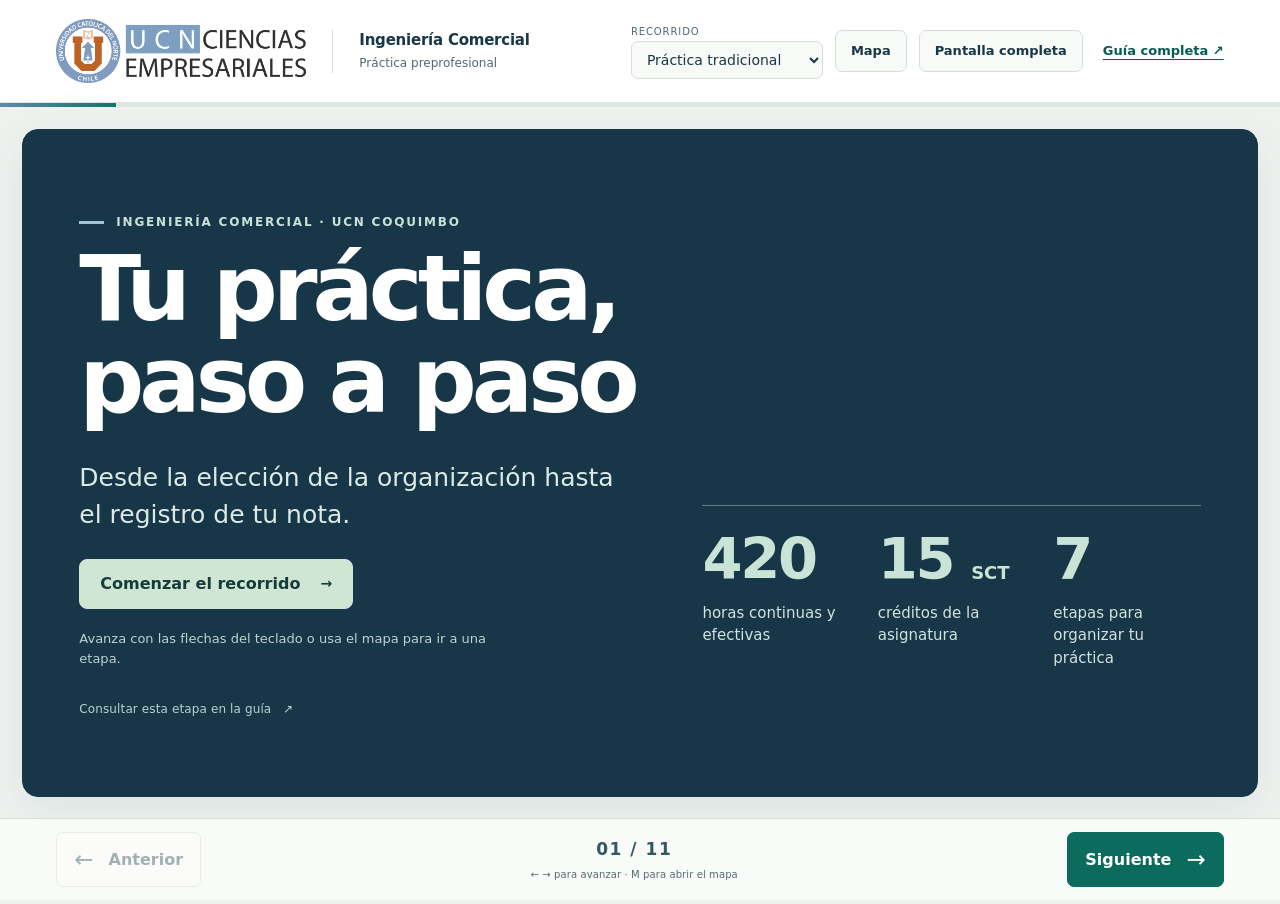
<file: presentacion.html>
<!doctype html><html lang="es"><head><meta charset="utf-8"><meta name="viewport" content="width=device-width,initial-scale=1"><meta name="theme-color" content="#142f40"><meta name="description" content="Presentación interactiva del proceso de práctica preprofesional de Ingeniería Comercial, UCN Coquimbo. Etapas, documentos, plazos y evaluación."><title>Tu práctica, paso a paso · INGECO UCN</title><link rel="stylesheet" href="assets/presentacion.css?v=20261110e"><script src="assets/presentacion.js?v=20261110e" defer></script></head><body><a class="skip-link" href="#deck">Ir a la presentación</a><header class="deck-header"><a class="brand" href="index.html" aria-label="Abrir guía completa de práctica INGECO"><img src="assets/logo-eciem-color.png" alt="Universidad Católica del Norte, Ciencias Empresariales"><span>Ingeniería Comercial<br><small>Práctica preprofesional</small></span></a><div class="deck-tools"><label class="route-label" for="route-select">Recorrido<select id="route-select"><option value="tradicional">Práctica tradicional</option><option value="propia">Empresa propia</option></select></label><button type="button" class="tool-button" id="open-map">Mapa</button><button type="button" class="tool-button" id="fullscreen" hidden>Pantalla completa</button><a class="guide-link" href="index.html">Guía completa ↗</a></div></header><div class="progress-track"><div id="deck-progress" role="progressbar" aria-label="Avance de la presentación" aria-valuemin="1" aria-valuemax="11" aria-valuenow="1"></div></div><noscript><p class="noscript-notice">Puedes leer todas las pantallas a continuación. Activa JavaScript para usar la navegación, los diagramas por pasos y las preguntas interactivas.</p></noscript><main id="deck"><section class="slide cover" id="tradicional-0" data-route="tradicional" data-title="Tu práctica, paso a paso" aria-labelledby="title-tradicional-0" aria-roledescription="diapositiva"><div class="slide-heading"><p class="eyebrow">Ingeniería Comercial · UCN Coquimbo</p><h1 id="title-tradicional-0" tabindex="-1">Tu práctica,<br>paso a paso</h1></div><div class="slide-content"><div class="cover-composition"><div class="cover-copy"><p>Desde la elección de la organización hasta el registro de tu nota.</p><button type="button" class="button primary" data-next>Comenzar el recorrido <span aria-hidden="true">→</span></button><p class="small">Avanza con las flechas del teclado o usa el mapa para ir a una etapa.</p></div><dl class="cover-facts"><div><dt>420</dt><dd>horas continuas y efectivas</dd></div><div><dt>15 <span>SCT</span></dt><dd>créditos de la asignatura</dd></div><div><dt>7</dt><dd>etapas para organizar tu práctica</dd></div></dl></div></div><a class="source-link" href="index.html#screen=process&amp;route=traditional&amp;step=1">Consultar esta etapa en la guía <span aria-hidden="true">↗</span></a></section><section class="slide " id="tradicional-1" data-route="tradicional" data-title="Los requisitos para comenzar" aria-labelledby="title-tradicional-1" aria-roledescription="diapositiva"><div class="slide-heading"><p class="eyebrow">01 · Preparación</p><h1 id="title-tradicional-1" tabindex="-1">Los requisitos para comenzar</h1><p class="lede">Marca lo que ya revisaste antes de preparar tu postulación.</p></div><div class="slide-content"><div class="requirements-layout"><div data-check-group><div class="check-list"><label><input type="checkbox"><span>Mantener la matrícula como estudiante regular de la UCN.</span></label><label><input type="checkbox"><span>Tener aprobadas las asignaturas hasta sexto semestre, exceptuando Formación General.</span></label><label><input type="checkbox"><span>No estar afecto a causales de eliminación.</span></label><label><input type="checkbox"><span>Estar dentro del plazo de inscripción de la carrera.</span></label><label><input type="checkbox"><span>Estar dentro del período reglamentario para obtener el título.</span></label></div><p class="check-status" data-check-status aria-live="polite">0 de 5 requisitos revisados</p></div><aside class="side-note"><span class="big-symbol" aria-hidden="true">?</span><h2>¿Dónde realizarla?</h2><p>En una organización legalmente constituida, con funciones pertinentes a tu formación.</p><p>La organización no puede ser propiedad de un familiar directo.</p><a class="curriculum-open" id="deck-open-curriculum" href="#deck-curriculum" aria-haspopup="dialog" aria-controls="deck-curriculum">Ver la malla con asignaturas destacadas <span aria-hidden="true">↗</span></a></aside></div><p class="footnote">Esta lista te ayuda a revisar tu situación. La carrera verifica los requisitos al revisar la inscripción.</p></div><a class="source-link" href="index.html#screen=process&amp;route=traditional&amp;step=1">Consultar esta etapa en la guía <span aria-hidden="true">↗</span></a></section><section class="slide " id="tradicional-2" data-route="tradicional" data-title="El mapa de tu práctica" aria-labelledby="title-tradicional-2" aria-roledescription="diapositiva"><div class="slide-heading"><p class="eyebrow">Tu recorrido</p><h1 id="title-tradicional-2" tabindex="-1">El mapa de tu práctica</h1><p class="lede">Selecciona una etapa para abrir su explicación.</p></div><div class="slide-content"><nav class="process-map" aria-label="Etapas de la práctica"><button type="button" data-go="1"><span class="map-number">01</span><strong>Preparación</strong><small>Requisitos y organización</small></button><button type="button" data-go="3"><span class="map-number">02</span><strong>Documentación</strong><small>Formulario y plan</small></button><button type="button" data-go="4"><span class="map-number">03</span><strong>Revisión</strong><small>Carta y autorización</small></button><button type="button" data-go="5"><span class="map-number">04</span><strong>Desarrollo</strong><small>420 horas y evidencias</small></button><button type="button" data-go="6"><span class="map-number">05</span><strong>Término</strong><small>Aviso y constancia</small></button><button type="button" data-go="7"><span class="map-number">06</span><strong>Informe</strong><small>Entrega y evaluación</small></button><button type="button" data-go="8"><span class="map-number">07</span><strong>Cierre</strong><small>Nota y registro</small></button></nav><div class="map-caption"><p><strong>Antes de iniciar</strong><br>Preparación, documentos y autorización.</p><p><strong>Durante la práctica</strong><br>Actividades, seguimiento y evidencias.</p><p><strong>Al finalizar</strong><br>Notificación, evaluaciones y registro.</p></div></div><a class="source-link" href="index.html#screen=process&amp;route=traditional&amp;step=1">Consultar esta etapa en la guía <span aria-hidden="true">↗</span></a></section><section class="slide " id="tradicional-3" data-route="tradicional" data-title="La postulación a Secretaría" aria-labelledby="title-tradicional-3" aria-roledescription="diapositiva"><div class="slide-heading"><p class="eyebrow">02 · Documentación</p><h1 id="title-tradicional-3" tabindex="-1">La postulación a Secretaría</h1><p class="lede">El formulario y el plan deben coincidir en sus antecedentes y fechas.</p></div><div class="slide-content"><div class="document-flow"><div class="document-pair"><div><span class="paper-number">01</span><h2>Formulario de inscripción</h2><p>Datos del estudiante, organización, supervisor, fechas y horario.</p><a class="download" href="formularios/inscripcion.docx" download>Descargar formulario <span>DOCX ↓</span></a></div><div><span class="paper-number">02</span><h2>Plan de trabajo</h2><p>Objetivo general, al menos tres objetivos específicos, actividades y productos.</p><a class="download" href="formularios/plan-de-practica.docx" download>Descargar plan <span>DOCX ↓</span></a></div></div><div class="send-strip"><span class="actor">Supervisor</span><strong>Firma y timbre en ambos documentos</strong><span class="connector" aria-hidden="true">→</span><span class="actor">Estudiante</span><strong>Envío a <a href="mailto:secreingeco@ucn.cl">secreingeco@ucn.cl</a></strong></div></div><div class="deadline-strip"><p><strong>15 de enero de 2027</strong><span>Fecha límite para postular.</span></p><p><strong>Al menos 5 días hábiles antes</strong><span>Respecto de la fecha de inicio de la práctica.</span></p></div></div><a class="source-link" href="index.html#screen=process&amp;route=traditional&amp;step=2">Consultar esta etapa en la guía <span aria-hidden="true">↗</span></a></section><section class="slide " id="tradicional-4" data-route="tradicional" data-title="La autorización del inicio" aria-labelledby="title-tradicional-4" aria-roledescription="diapositiva"><div class="slide-heading"><p class="eyebrow">03 · Revisión</p><h1 id="title-tradicional-4" tabindex="-1">La autorización del inicio</h1><p class="lede">La carta de aceptación es obligatoria antes de comenzar.</p></div><div class="slide-content"><div class="sequence" data-sequence><ol aria-label="Secuencia de autorización"><li><span class="actor">Secretaría y Jefatura</span><strong>Revisión inicial</strong><p>Revisan el formulario y el plan en 5 días hábiles desde su recepción en Secretaría.</p></li><li><span class="actor">Secretaría</span><strong>Resultado por correo</strong><p>Comunica si la documentación está aprobada, tiene observaciones o fue rechazada.</p></li><li><span class="actor">Secretaría y empresa</span><strong>Carta de aceptación</strong><p>Con los documentos aprobados, Secretaría envía la carta. La empresa la completa, firma y timbra.</p></li><li><span class="actor">Estudiante y carrera</span><strong>Inicio confirmado</strong><p>Entrega la carta antes de comenzar. Confirma autorización y fechas con Secretaría.</p></li></ol><div class="sequence-control"><button type="button" class="button subtle" data-reveal>Siguiente paso</button><span data-sequence-status aria-live="polite"></span><button type="button" class="text-button" data-reset-sequence>Reiniciar</button></div></div><details class="extra"><summary>Si la revisión tiene observaciones</summary><p>Corrige y reenvía en 10 días hábiles desde el correo de Secretaría. La nueva revisión dispone de 5 días hábiles desde la recepción. Si no corriges en el plazo, la solicitud se da por cancelada.</p></details><details class="quiz"><summary>Pregunta para conversar <span aria-hidden="true">+</span></summary><fieldset data-quiz="inicio"><legend>El formulario y el plan están aprobados, pero aún no entregas la carta. ¿Puedes comenzar?</legend><div class="answers"><button type="button" data-answer data-correct="false" data-feedback="La carta completada debe llegar a Secretaría antes del inicio. Confirma la autorización y las fechas registradas.">Sí, con la aprobación del plan basta.</button><button type="button" data-answer data-correct="true" data-feedback="La aprobación del formulario y del plan permite gestionar la carta. Su entrega es obligatoria antes de comenzar.">Primero debo entregar la carta y confirmar la autorización.</button></div><p class="feedback" role="status" hidden></p></fieldset></details></div><a class="source-link" href="index.html#screen=process&amp;route=traditional&amp;step=3">Consultar esta etapa en la guía <span aria-hidden="true">↗</span></a></section><section class="slide " id="tradicional-5" data-route="tradicional" data-title="El trabajo y sus evidencias" aria-labelledby="title-tradicional-5" aria-roledescription="diapositiva"><div class="slide-heading"><p class="eyebrow">04 · Desarrollo</p><h1 id="title-tradicional-5" tabindex="-1">El trabajo y sus evidencias</h1></div><div class="slide-content"><div class="work-layout"><div><div class="hours"><strong>420</strong><span>horas continuas<br>y efectivas</span></div><p>Cumple el plan autorizado y coordina el seguimiento con tu supervisor.</p><p>Si cursas asignaturas, cumple tus compromisos académicos y descuenta ese tiempo de las horas de práctica.</p></div><div class="week-example"><h2>Una forma de organizar tu semana</h2><p class="small">Ejemplo de organización, adaptable a tus actividades.</p><ol><li><span>Durante la semana</span><strong>Registrar las actividades</strong><p>Qué hiciste, qué herramientas utilizaste y qué resultados obtuviste.</p></li><li><span>Al reunir evidencias</span><strong>Guardar los respaldos</strong><p>Documentos, reportes, gráficos o capturas que respalden tu trabajo.</p></li><li><span>Al cerrar la semana</span><strong>Actualizar la bitácora</strong><p>Incluye dificultades y soluciones. Organiza evidencias de al menos cuatro problemáticas.</p></li></ol></div></div><details class="extra"><summary>Cambios de fechas, inconvenientes y seguro escolar</summary><p>Consulta previamente con Secretaría cualquier cambio de fechas. Si necesitas terminar anticipadamente, contacta a Jefatura de Carrera para su revisión y visado.</p><p>El seguro rige desde el inicio hasta el término registrado. Antes del receso institucional, confirma los contactos y el procedimiento de atención. El certificado solo se emite una vez iniciada la práctica.</p></details></div><a class="source-link" href="index.html#screen=process&amp;route=traditional&amp;step=4">Consultar esta etapa en la guía <span aria-hidden="true">↗</span></a></section><section class="slide " id="tradicional-6" data-route="tradicional" data-title="El término abre tres caminos" aria-labelledby="title-tradicional-6" aria-roledescription="diapositiva"><div class="slide-heading"><p class="eyebrow">05 · Término</p><h1 id="title-tradicional-6" tabindex="-1">El término abre tres caminos</h1><p class="lede">Los plazos de 10 y 30 días se cuentan desde la fecha de término. Los 10 días corresponden a la notificación.</p></div><div class="slide-content"><div class="fork-root">Fecha de término de la práctica</div><div class="parallel-flow"><div><span class="actor">Estudiante</span><h2>Notificación y constancia</h2><div class="time-number">10 <span>días corridos</span></div><p>Notifica el término por correo a Secretaría. Recibirás el formato de constancia para gestionar firma y timbre de la empresa y devolverlo a Secretaría.</p></div><div><span class="actor">Secretaría y supervisor</span><h2>Evaluación del supervisor</h2><p>Secretaría gestiona su envío. La respuesta aprobatoria permite derivar el informe al académico.</p></div><div><span class="actor">Estudiante</span><h2>Entrega del informe</h2><div class="time-number">30 <span>días corridos</span></div><p>Entrega el informe dentro de los 30 días corridos desde el término, aunque la respuesta del supervisor esté pendiente.</p></div></div><details class="quiz"><summary>Pregunta para conversar <span aria-hidden="true">+</span></summary><fieldset data-quiz="termino"><legend>Hoy terminaste la práctica. ¿Qué debes enviar primero a Secretaría?</legend><div class="answers"><button type="button" data-answer data-correct="true" data-feedback="Notifica dentro de 10 días corridos. Secretaría te enviará el formato de constancia para gestionar firma, timbre y devolución.">La notificación del término por correo.</button><button type="button" data-answer data-correct="false" data-feedback="La notificación inicia la gestión de la constancia. El informe tiene un plazo independiente de 30 días corridos desde el término.">El informe junto con la constancia antes de poder notificar.</button></div><p class="feedback" role="status" hidden></p></fieldset></details></div><a class="source-link" href="index.html#screen=process&amp;route=traditional&amp;step=5">Consultar esta etapa en la guía <span aria-hidden="true">↗</span></a></section><section class="slide " id="tradicional-7" data-route="tradicional" data-title="La revisión del informe" aria-labelledby="title-tradicional-7" aria-roledescription="diapositiva"><div class="slide-heading"><p class="eyebrow">06 · Informe</p><h1 id="title-tradicional-7" tabindex="-1">La revisión del informe</h1><p class="lede">Selecciona cada situación para ver cómo avanza el proceso.</p></div><div class="slide-content"><div class="decision-intro"><span class="decision-label">Primero</span><h2>¿Qué ocurre con la evaluación del supervisor?</h2></div><div class="case-switch" role="group" aria-label="Estado de la evaluación del supervisor"><button type="button" data-case="espera" aria-pressed="true">Sin respuesta</button><button type="button" data-case="reprobada" aria-pressed="false">Menor a 5,0</button><button type="button" data-case="aprobada" aria-pressed="false">Aprobada</button></div><div class="case-result" data-case-result="espera"><span class="outcome-tag">Informe en espera</span><h2>La revisión académica espera la respuesta</h2><p>El estudiante debe entregar el informe dentro de los 30 días corridos desde el término. La respuesta pendiente del supervisor no extiende ese plazo.</p></div><div class="case-result danger" data-case-result="reprobada"><span class="outcome-tag">Práctica reprobada</span><h2>El informe no pasa a revisión académica</h2><p>Una evaluación del supervisor inferior a 5,0 reprueba la práctica, independientemente del promedio ponderado.</p></div><div class="case-result success" data-case-result="aprobada"><span class="outcome-tag">Derivación al académico</span><h2>Máximo 30 días corridos para evaluar</h2><p>El plazo comienza cuando el académico recibe el informe. La derivación requiere haber recibido la evaluación aprobatoria del supervisor directo.</p></div><details class="quiz"><summary>Pregunta para conversar <span aria-hidden="true">+</span></summary><fieldset data-quiz="informe"><legend>El supervisor aún no responde. ¿Qué corresponde hacer con el informe?</legend><div class="answers"><button type="button" data-answer data-correct="true" data-feedback="La entrega del estudiante mantiene su plazo de 30 días corridos desde el término. El plazo del académico comienza cuando recibe el informe para revisarlo.">Entregarlo en plazo. La revisión esperará la respuesta aprobatoria.</button><button type="button" data-answer data-correct="false" data-feedback="El plazo de entrega se cuenta desde el término de la práctica. La evaluación pendiente del supervisor no lo posterga.">Esperar la respuesta del supervisor para comenzar el plazo de entrega.</button></div><p class="feedback" role="status" hidden></p></fieldset></details></div><a class="source-link" href="index.html#screen=process&amp;route=traditional&amp;step=6">Consultar esta etapa en la guía <span aria-hidden="true">↗</span></a></section><section class="slide " id="tradicional-8" data-route="tradicional" data-title="La nota y el cierre académico" aria-labelledby="title-tradicional-8" aria-roledescription="diapositiva"><div class="slide-heading"><p class="eyebrow">07 · Cierre</p><h1 id="title-tradicional-8" tabindex="-1">La nota y el cierre académico</h1></div><div class="slide-content"><div class="grade-layout"><div><div class="weight-bar" aria-label="70% informe y 30% evaluación del supervisor"><span>70%</span><span>30%</span></div><div class="weight-labels"><p><strong>Informe</strong>Evaluación académica</p><p><strong>Supervisor</strong>Competencias genéricas</p></div><p class="grade-rule">La evaluación del supervisor debe ser aprobatoria. Una nota inferior a 5,0 reprueba la práctica.</p></div><div class="grade-ranges"><h2>Primera evaluación del informe</h2><div><strong>5,0 a 7,0</strong><span>Aprobado</span></div><div><strong>3,0 a 4,9</strong><span>Pendiente de correcciones</span></div><div><strong>Menor a 3,0</strong><span>Reprobado</span></div></div></div><details class="extra"><summary>El informe pendiente y su segunda evaluación</summary><p>Corrige y reenvía en 10 días corridos desde la comunicación de la evaluación. El mismo académico revisa nuevamente en un máximo de 10 días corridos. La nota máxima de la segunda evaluación es 5,0.</p><p>La práctica se reprueba si no entregas la corrección en plazo, si no incorporas adecuadamente las observaciones o si el informe corregido sigue bajo 5,0.</p></details><div class="closure-note"><strong>El período de registro se confirma con Secretaría</strong><p>El registro en Banner se realiza a más tardar al cierre del semestre lectivo que corresponda, una vez resueltas las evaluaciones del informe y del supervisor.</p></div></div><a class="source-link" href="index.html#screen=process&amp;route=traditional&amp;step=7">Consultar esta etapa en la guía <span aria-hidden="true">↗</span></a></section><section class="slide " id="tradicional-9" data-route="tradicional" data-title="Tu próximo paso" aria-labelledby="title-tradicional-9" aria-roledescription="diapositiva"><div class="slide-heading"><p class="eyebrow">Una lista para llevar</p><h1 id="title-tradicional-9" tabindex="-1">Tu próximo paso</h1><p class="lede">Guarda el recurso y consulta a Secretaría ante dudas sobre tu proceso.</p></div><div class="slide-content"><div class="takeaway-layout"><div data-check-group><div class="check-list final-list"><label><input type="checkbox"><span>Revisé los requisitos y elegí una organización pertinente.</span></label><label><input type="checkbox"><span>Identifiqué los documentos, firmas y autorizaciones que necesito.</span></label><label><input type="checkbox"><span>Distingo el aviso de término, la constancia y la entrega del informe.</span></label><label><input type="checkbox"><span>Sé cuándo puede comenzar la revisión académica.</span></label></div><p class="check-status" data-check-status aria-live="polite">0 de 4 puntos revisados</p><div class="takeaway-buttons"><a class="button primary" href="assets/lista-practica.txt" download>Descargar lista <span>TXT ↓</span></a><button class="button subtle" type="button" data-print-summary>Imprimir lista</button></div></div><aside class="resources"><h2>Documentos y contacto</h2><a class="download" href="informe-evaluacion/plantilla-informe.docx" download>Plantilla de informe <span>DOCX ↓</span></a><a class="download" href="informe-evaluacion/instrumento-competencias-genericas.pdf" download>Competencias genéricas · instrumento oficial UCN <span>PDF ↓</span></a><a class="download" href="normativa/reglamento-practica.pdf" download>Reglamento de práctica INGECO <span>PDF ↓</span></a><a class="download" href="index.html#screen=library&amp;category=inscripcion">Todos los formularios <span>↗</span></a><a class="contact-link" href="mailto:secreingeco@ucn.cl">secreingeco@ucn.cl</a><button class="text-button own-start" type="button" data-route-go="propia">Ver práctica en empresa propia ↗</button></aside></div></div><a class="source-link" href="index.html#screen=process&amp;route=traditional&amp;step=7">Consultar esta etapa en la guía <span aria-hidden="true">↗</span></a></section><section class="slide " id="propia-0" data-route="propia" data-title="La práctica en tu empresa" aria-labelledby="title-propia-0" aria-roledescription="diapositiva"><div class="slide-heading"><p class="eyebrow">Empresa propia · Solicitud</p><h1 id="title-propia-0" tabindex="-1">La práctica en tu empresa</h1><p class="lede">La autorización precede a la inscripción formal.</p></div><div class="slide-content"><div class="own-layout"><div><p class="large-copy">Esta modalidad requiere una <strong>solicitud fundada y la aprobación de Jefatura de Carrera</strong>.</p><p>Fundamenta que eres propietario y trabajas a tiempo completo en la empresa, y cómo tu ausencia afectaría su funcionamiento y resultados.</p><a class="download" href="formularios/inscripcion-empresa-propia.docx" download>Formulario de empresa propia <span>DOCX ↓</span></a></div><div class="document-stack"><h2>Antecedentes de la solicitud</h2><ol><li>Carta de solicitud.</li><li>Formulario 4415 de inicio de actividades.</li><li>Extracto de constitución, cuando corresponda.</li><li>Último estado de situación financiera.</li><li>Otros respaldos pertinentes, como contratos o proyectos adjudicados.</li></ol></div></div></div><a class="source-link" href="index.html#screen=process&amp;route=own&amp;step=1">Consultar esta etapa en la guía <span aria-hidden="true">↗</span></a></section><section class="slide " id="propia-1" data-route="propia" data-title="El informe del emprendimiento" aria-labelledby="title-propia-1" aria-roledescription="diapositiva"><div class="slide-heading"><p class="eyebrow">Empresa propia · Informe</p><h1 id="title-propia-1" tabindex="-1">El informe del emprendimiento</h1></div><div class="slide-content"><div class="own-report"><div class="own-deadline"><span class="actor">Desde la inscripción</span><strong>30</strong><span>días corridos como máximo<br>para entregar el informe</span></div><div><h2>El trabajo que presentarás</h2><ol class="report-content"><li><strong>El emprendimiento</strong><span>Propósito, modelo de negocio, clientes, recursos y limitaciones.</span></li><li><strong>Al menos cuatro problemáticas</strong><span>Acciones implementadas, resultados y evidencias.</span></li><li><strong>Análisis y proyecciones</strong><span>Matriz FODA, oportunidades de mejora y al menos tres estrategias futuras concretas.</span></li></ol></div></div><div class="closure-note"><strong>Revisión académica: máximo 30 días corridos desde la recepción del informe</strong><p>Atiende las observaciones y las correcciones conforme al Anexo N°1 del Reglamento.</p></div><div class="inline-downloads"><a class="download" href="normativa/reglamento-practica.pdf" download>Reglamento <span>PDF ↓</span></a><a class="download" href="normativa/anexo-1-evaluacion-del-informe.pdf" download>Anexo 1: evaluación del informe <span>PDF ↓</span></a></div></div><a class="source-link" href="index.html#screen=process&amp;route=own&amp;step=3">Consultar esta etapa en la guía <span aria-hidden="true">↗</span></a></section><section class="slide " id="propia-2" data-route="propia" data-title="La presentación y defensa" aria-labelledby="title-propia-2" aria-roledescription="diapositiva"><div class="slide-heading"><p class="eyebrow">Empresa propia · Defensa</p><h1 id="title-propia-2" tabindex="-1">La presentación y defensa</h1></div><div class="slide-content"><div class="defense-composition"><div><span class="actor">Exposición</span><strong>30 <span>minutos</span></strong><p>Máximo para presentar el trabajo, las acciones y los resultados del emprendimiento.</p></div><div><span class="actor">Preguntas de la comisión</span><strong>30 <span>minutos</span></strong><p>Máximo para responder las preguntas y demostrar dominio del trabajo.</p></div></div><div class="defense-weight"><strong>70% informe</strong><span aria-hidden="true">+</span><strong>30% presentación y defensa</strong></div><p class="footnote">La defensa reemplaza la evaluación del empleador. Coordina la fecha una vez emitida la evaluación del informe. El número de integrantes de la comisión se define para cada defensa.</p><div class="takeaway-buttons"><a class="button primary" href="assets/lista-practica.txt" download>Descargar lista <span>TXT ↓</span></a><a class="button subtle" href="index.html#screen=process&amp;route=own&amp;step=4">Consultar la guía completa ↗</a><button class="text-button" type="button" data-route-go="tradicional">Volver al recorrido tradicional</button></div></div><a class="source-link" href="index.html#screen=process&amp;route=own&amp;step=4">Consultar esta etapa en la guía <span aria-hidden="true">↗</span></a></section><section class="slide qr-closing" id="cierre-qr" data-route="comun" data-title="La guía completa de tu práctica" aria-labelledby="title-cierre-qr" aria-roledescription="diapositiva"><div class="slide-heading"><p class="eyebrow">Para continuar</p><h1 id="title-cierre-qr" tabindex="-1">La guía completa de tu práctica</h1><p class="lede">Escanea el QR para revisar el proceso en detalle y descargar los documentos.</p></div><div class="slide-content qr-layout"><div class="qr-message"><p class="qr-intro">Guarda el enlace para consultar durante tu práctica:</p><ul class="qr-topics"><li>Las etapas y los plazos del proceso.</li><li>Los formularios y documentos.</li><li>La evaluación y el cierre académico.</li></ul><a class="button primary" href="https://jc-ingecoucn.github.io/recursospracticas.ingeco/" target="_blank" rel="noopener noreferrer">Abrir la guía completa <span aria-hidden="true">↗</span></a><p class="qr-contact">Secretaría de Carrera<br><a href="mailto:secreingeco@ucn.cl">secreingeco@ucn.cl</a></p></div><figure class="qr-figure"><a class="qr-image-link" href="https://jc-ingecoucn.github.io/recursospracticas.ingeco/" target="_blank" rel="noopener noreferrer" aria-label="Abrir la guía completa de práctica INGECO"><img src="assets/qr-guia-practica.png" width="673" height="669" alt="Código QR de la guía completa de práctica INGECO. El mismo enlace está disponible en esta pantalla."></a><figcaption>Escanea con la cámara de tu teléfono.</figcaption></figure></div><a class="source-link qr-url" href="https://jc-ingecoucn.github.io/recursospracticas.ingeco/" target="_blank" rel="noopener noreferrer">https://jc-ingecoucn.github.io/recursospracticas.ingeco/</a></section></main><footer class="deck-footer"><button type="button" class="nav-button" id="previous" disabled><span aria-hidden="true">←</span> Anterior</button><div class="position"><span id="position" aria-live="polite" aria-atomic="true">01 / 11</span><span class="keyboard-hint">← → para avanzar · M para abrir el mapa</span></div><button type="button" class="nav-button next" id="next">Siguiente <span aria-hidden="true">→</span></button></footer><dialog id="map-dialog" aria-labelledby="map-title"><div class="dialog-heading"><div><p class="eyebrow">Tu recorrido</p><h2 id="map-title">Mapa de la presentación</h2></div><button type="button" class="tool-button" id="close-map">Cerrar ×</button></div><nav id="slide-menu" aria-label="Pantallas de la presentación"></nav><p class="small">Puedes volver a una pantalla sin perder tus respuestas durante esta visita.</p></dialog><div id="deck-status" class="sr-only" role="status"></div><section class="print-summary" aria-labelledby="summary-title"><img src="assets/logo-eciem-color.png" alt="UCN Ciencias Empresariales"><h1 id="summary-title">Tu lista para la práctica</h1><p>Ingeniería Comercial · UCN Coquimbo</p><h2>Práctica tradicional</h2><ul><li>Requisitos académicos y administrativos revisados.</li><li>Formulario y plan firmados y timbrados. Envío al menos 5 días hábiles antes del inicio y hasta el 15 de enero de 2027.</li><li>Carta de aceptación completada y entregada antes del inicio. Autorización y fechas confirmadas con Secretaría.</li><li>420 horas continuas y efectivas. Bitácora semanal y evidencias del trabajo.</li><li>Notificación del término por correo en máximo 10 días corridos. Secretaría envía el formato de constancia. Gestionar firma, timbre y devolución.</li><li>Informe dentro de 30 días corridos desde el término, aunque la evaluación del supervisor esté pendiente.</li><li>Evaluación aprobatoria del supervisor recibida para derivar el informe al académico. Revisión académica: máximo 30 días corridos desde la recepción del informe.</li><li>Período de registro académico confirmado con Secretaría.</li></ul><h2>Empresa propia</h2><ul><li>Solicitud fundada con antecedentes y aprobación de Jefatura de Carrera.</li><li>Informe en máximo 30 días corridos desde la inscripción.</li><li>Cuatro problemáticas como mínimo, FODA y al menos tres estrategias futuras.</li><li>Defensa: máximo 30 minutos de exposición y 30 minutos de preguntas.</li></ul><p><strong>Contacto:</strong> secreingeco@ucn.cl</p></section><dialog id="deck-curriculum" class="curriculum-modal" aria-labelledby="deck-curriculum-title" aria-describedby="deck-curriculum-intro"><div class="dialog-heading"><div><p class="eyebrow">Requisitos académicos</p><h2 id="deck-curriculum-title">La malla y tus asignaturas requeridas</h2></div><button type="button" class="tool-button" id="deck-close-curriculum" aria-label="Cerrar malla y volver a la diapositiva">Volver a la diapositiva ×</button></div><p id="deck-curriculum-intro" class="curriculum-description">Debes tener aprobadas las asignaturas de los semestres I a VI, exceptuando Formación General. Los recuadros amarillos con borde naranjo destacan las asignaturas requeridas. La franja morada de Formación General queda fuera de este requisito.</p><div class="curriculum-controls"><label><input id="deck-toggle-highlights" type="checkbox" checked> Destacar asignaturas requeridas</label><button type="button" class="tool-button" id="deck-zoom-curriculum" aria-pressed="false" aria-controls="deck-curriculum-picture">Ampliar para leer</button><a href="normativa/malla-curricular-2027.pdf" download>Descargar malla original PDF ↓</a></div><div class="curriculum-viewport" id="deck-curriculum-viewport" tabindex="0" role="region" aria-label="Malla curricular ampliable. Al ampliar, desplázate para recorrer las asignaturas."><div class="curriculum-picture" id="deck-curriculum-picture"><img id="deck-curriculum-image" src="assets/malla-ingeco-preview.webp" alt="Malla curricular de Ingeniería Comercial 2027, en diez semestres. Se destacan las asignaturas de los seis primeros semestres, exceptuando Formación General."><svg id="deck-curriculum-highlights" viewBox="0 0 2384 1684" aria-hidden="true"><rect x="39" y="890" width="159" height="119" rx="7"></rect><rect x="40" y="422" width="159" height="120" rx="7"></rect><rect x="41" y="1046" width="158" height="119" rx="7"></rect><rect x="41" y="1358" width="158" height="119" rx="7"></rect><rect x="234" y="579" width="159" height="119" rx="7"></rect><rect x="234" y="1202" width="158" height="120" rx="7"></rect><rect x="235" y="890" width="158" height="120" rx="7"></rect><rect x="235" y="1046" width="158" height="120" rx="7"></rect><rect x="236" y="422" width="158" height="119" rx="7"></rect><rect x="429" y="1202" width="159" height="120" rx="7"></rect><rect x="430" y="579" width="158" height="119" rx="7"></rect><rect x="430" y="735" width="159" height="119" rx="7"></rect><rect x="430" y="890" width="159" height="120" rx="7"></rect><rect x="430" y="1046" width="159" height="120" rx="7"></rect><rect x="430" y="1358" width="159" height="119" rx="7"></rect><rect x="624" y="578" width="159" height="120" rx="7"></rect><rect x="625" y="422" width="159" height="120" rx="7"></rect><rect x="625" y="734" width="159" height="119" rx="7"></rect><rect x="625" y="890" width="159" height="120" rx="7"></rect><rect x="626" y="1046" width="158" height="120" rx="7"></rect><rect x="820" y="422" width="159" height="120" rx="7"></rect><rect x="820" y="579" width="158" height="119" rx="7"></rect><rect x="820" y="736" width="159" height="119" rx="7"></rect><rect x="821" y="890" width="158" height="120" rx="7"></rect><rect x="821" y="1046" width="158" height="120" rx="7"></rect><rect x="1015" y="422" width="158" height="119" rx="7"></rect><rect x="1015" y="579" width="158" height="119" rx="7"></rect><rect x="1015" y="735" width="159" height="119" rx="7"></rect><rect x="1015" y="890" width="159" height="120" rx="7"></rect><rect x="1016" y="1046" width="159" height="119" rx="7"></rect><rect x="1016" y="1201" width="159" height="120" rx="7"></rect></svg></div></div><p class="curriculum-caption" id="deck-curriculum-caption" role="status">Malla ajustada a la ventana. Amplía para leer las asignaturas.</p><p class="curriculum-footnote">La carrera verifica la situación académica al revisar la inscripción.</p></dialog></body></html>
</file>
<file: assets/presentacion.css>
:root{--ink:#142f40;--muted:#536a73;--teal:#087969;--teal-dark:#075d51;--mint:#e9f1e9;--paper:#f7f6f0;--white:#fff;--line:#ced8d1;--gold:#b37b2b;--amber:#fbefda;--red:#9a3b32;--header:88px;--footer:82px}*{box-sizing:border-box}html{scroll-behavior:smooth}body{margin:0;font:22px/1.5 system-ui,-apple-system,BlinkMacSystemFont,"Segoe UI",sans-serif;color:var(--ink);background:var(--paper)}button,input,select{font:inherit}button,a,select,label{touch-action:manipulation}button,select{cursor:pointer}a{color:var(--teal-dark);text-underline-offset:4px}button:focus-visible,a:focus-visible,input:focus-visible,select:focus-visible,summary:focus-visible{outline:3px solid #bd8429;outline-offset:4px}button:disabled{opacity:.4;cursor:default}[hidden]{display:none!important}button{color:inherit}h1,h2,p,dl,ol,ul{margin:0}h1{font-size:clamp(36px,4.4vw,62px);line-height:1.08;letter-spacing:-.045em;font-weight:750;max-width:1080px}h1:focus{outline:none}h2{font-size:clamp(23px,2.2vw,30px);line-height:1.2;letter-spacing:-.025em}p{max-width:76ch}strong{font-weight:700}.eyebrow{font-size:14px;letter-spacing:.13em;text-transform:uppercase;font-weight:750;color:var(--teal);margin-bottom:14px}.lede{font-size:clamp(20px,1.9vw,25px);line-height:1.45;color:var(--muted);margin-top:17px;max-width:1000px}.small,.footnote{font-size:17px;line-height:1.55;color:var(--muted)}.footnote{margin-top:20px}.sr-only{position:absolute!important;width:1px;height:1px;padding:0;overflow:hidden;clip:rect(0,0,0,0);white-space:nowrap;border:0}.skip-link{position:fixed;z-index:50;top:-100px;left:20px;background:white;padding:10px}.skip-link:focus{top:10px}.deck-header{min-height:var(--header);padding:18px clamp(20px,4vw,64px);display:flex;align-items:center;justify-content:space-between;gap:20px;background:white;border-bottom:1px solid var(--line)}.brand{display:flex;align-items:center;gap:22px;text-decoration:none;color:var(--ink);flex-shrink:0}.brand img{width:194px;height:auto;display:block}.brand>span{font-size:16px;line-height:1.3;border-left:1px solid var(--line);padding-left:20px;font-weight:650}.brand small{font-size:12px;font-weight:400;color:var(--muted)}.deck-tools{display:flex;align-items:center;gap:10px;font-size:13px}.route-label{display:flex;flex-direction:column;gap:2px;font-size:10px;text-transform:uppercase;letter-spacing:.07em;color:var(--muted)}.route-label select{font-size:14px;letter-spacing:0;text-transform:none;color:var(--ink);padding:6px 24px 6px 8px;border:1px solid var(--line);background:white;border-radius:5px;max-width:210px;min-height:36px}.tool-button{border:1px solid var(--line);background:white;border-radius:6px;min-height:40px;padding:8px 12px;font-size:13px;font-weight:600;white-space:nowrap}.tool-button:hover{background:var(--mint)}.guide-link{font-size:13px;margin-left:8px;white-space:nowrap}.progress-track{height:4px;background:#e2e8e0}.progress-track>div{height:4px;background:var(--teal);width:10%;transition:width .25s}.slide{max-width:1440px;min-height:calc(100dvh - var(--header) - var(--footer) - 4px);margin:0 auto;padding:40px clamp(24px,5.2vw,80px) 26px;display:flex;flex-direction:column;justify-content:center;gap:26px;border-bottom:1px solid var(--line);scroll-margin-top:20px}.js .slide{border:0}.slide-content{min-width:0}.slide-content>p+p{margin-top:14px}.source-link{display:inline-flex;align-self:flex-start;gap:16px;font-size:13px;color:var(--muted);margin-top:4px;text-decoration:none;border-bottom:1px solid #b7c6bc;padding-bottom:3px}.source-link:hover{color:var(--teal)}.cover{background:var(--ink);color:white;position:relative}.cover .eyebrow{color:#c0d9c7}.cover h1{font-size:clamp(58px,7.3vw,102px);line-height:.98;letter-spacing:-.055em;max-width:810px}.cover .source-link{color:#c9d9d7;border-color:#6e8788}.cover-composition{display:grid;grid-template-columns:1.25fr 1fr;gap:90px;align-items:end}.cover-copy>p:first-child{font-size:25px;line-height:1.5;max-width:570px;color:#d1e2e0;margin-bottom:27px}.cover-copy .small{color:#a8c2c4;margin-top:20px;max-width:390px;font-size:14px}.cover-facts{display:flex;gap:34px;align-items:flex-start;border-top:1px solid #5e777c;padding-top:20px}.cover-facts>div{flex:1}.cover-facts dt{font-size:clamp(40px,4.5vw,68px);line-height:1;font-weight:650;letter-spacing:-.045em}.cover-facts dt span{font-size:20px;letter-spacing:0}.cover-facts dd{margin:12px 0 0;font-size:16px;line-height:1.5;color:#c5d9d6}.button{display:inline-flex;align-items:center;justify-content:center;gap:20px;padding:13px 20px;min-height:50px;border-radius:7px;border:1px solid var(--teal);background:white;color:var(--teal-dark);text-decoration:none;font-size:17px;font-weight:650;line-height:1.4}.button.primary{background:var(--teal);color:white}.button.primary:hover{background:var(--teal-dark)}.cover .button.primary{background:#c1ddc6;color:var(--ink);border-color:#c1ddc6}.button.subtle{border-color:#a7bfb2;background:transparent}.button span{font-size:14px}.text-button{background:transparent;border:0;padding:8px 0;text-align:left;text-decoration:underline;text-underline-offset:4px;color:var(--teal-dark);font-size:16px}.requirements-layout{display:grid;grid-template-columns:1.65fr 1fr;gap:70px}.check-list{display:grid;gap:0}.check-list label{display:flex;align-items:flex-start;gap:16px;padding:13px 0;border-bottom:1px solid var(--line);font-size:21px;line-height:1.4;cursor:pointer}.check-list label:first-child{padding-top:0}.check-list input{width:23px;height:23px;accent-color:var(--teal);flex-shrink:0;margin-top:4px}.check-list input:checked+span{color:var(--teal-dark)}.check-status{font-size:14px;color:var(--teal-dark);font-weight:600;margin-top:14px}.side-note{border-left:3px solid var(--gold);padding-left:30px;display:flex;flex-direction:column;gap:17px;align-items:flex-start}.side-note p{font-size:20px}.side-note a{font-size:16px}.big-symbol{font-size:43px;line-height:1;color:var(--gold);font-weight:300}.process-map{display:grid;grid-template-columns:repeat(7,minmax(0,1fr));gap:15px;padding:25px 0 30px}.process-map button{position:relative;text-align:left;background:transparent;border:0;border-top:3px solid var(--teal);padding:18px 0 12px}.process-map button:after{content:'→';position:absolute;top:-23px;right:-14px;font-size:23px;color:var(--teal)}.process-map button:last-child:after{display:none}.map-number{font-size:38px;line-height:1;font-weight:300;color:var(--teal);display:block;margin-bottom:16px}.process-map strong{display:block;font-size:18px;letter-spacing:-.02em}.process-map small{display:block;font-size:15px;color:var(--muted);margin-top:6px;line-height:1.45}.process-map button:hover strong{text-decoration:underline;text-underline-offset:5px}.map-caption{display:grid;grid-template-columns:repeat(3,1fr);gap:30px;padding-top:25px;border-top:1px solid var(--line);font-size:19px}.map-caption p{color:var(--muted)}.map-caption strong{color:var(--ink);font-size:20px}.document-pair{display:grid;grid-template-columns:1fr 1fr;gap:60px}.document-pair>div{position:relative;padding-left:56px}.paper-number{position:absolute;left:0;top:0;font-size:30px;color:var(--teal);font-weight:350;line-height:1.2}.document-pair p{font-size:21px;color:var(--muted);margin:13px 0 18px}.download{display:flex;align-items:center;justify-content:space-between;gap:20px;padding:12px 0;border-bottom:1px solid var(--line);font-size:16px;line-height:1.5;text-decoration:none;max-width:650px}.download span{flex-shrink:0;font-size:13px;font-weight:750}.download:hover{color:var(--teal);text-decoration:underline}.send-strip{display:flex;align-items:center;gap:15px;background:var(--mint);padding:20px 24px;margin-top:32px;font-size:17px}.send-strip .actor{font-size:12px;max-width:100px}.send-strip strong{font-size:17px;flex:1}.connector{color:var(--teal);margin:0 10px;font-size:30px}.actor{display:block;font-size:13px;letter-spacing:.07em;text-transform:uppercase;font-weight:750;color:var(--teal);line-height:1.5}.deadline-strip{display:flex;gap:40px;margin-top:25px;border-top:1px solid var(--line);padding-top:20px}.deadline-strip p{flex:1}.deadline-strip strong{font-size:23px;display:block}.deadline-strip span{font-size:16px;color:var(--muted);display:block;margin-top:4px}.sequence ol{list-style:none;display:grid;grid-template-columns:repeat(4,minmax(0,1fr));gap:25px;padding:0;counter-reset:steps}.sequence li{counter-increment:steps;border-top:2px solid var(--teal);position:relative;padding-top:25px;transition:opacity .25s,transform .25s}.sequence li:before{content:counter(steps,decimal-leading-zero);position:absolute;top:-15px;left:0;color:white;background:var(--teal);padding:2px 7px;font-size:13px;font-weight:650}.sequence li:after{content:'→';position:absolute;right:-21px;top:-21px;color:var(--teal);font-size:25px}.sequence li:last-child:after{display:none}.sequence strong{display:block;font-size:24px;line-height:1.25;margin:10px 0 12px}.sequence p{font-size:19px;line-height:1.5;color:var(--muted)}.js .sequence .is-pending{opacity:0;visibility:hidden;transform:translateY(8px)}.sequence-control{display:none;gap:20px;align-items:center;margin-top:28px;min-height:49px}.js .sequence-control{display:flex}.sequence-control>span{font-size:14px;color:var(--muted);margin-right:auto}.sequence-control .button{font-size:15px;padding:10px 15px;min-height:44px}.quiz{border-top:1px solid var(--line);margin-top:24px;padding-top:13px}.quiz>summary,.extra>summary{font-size:17px;font-weight:650;cursor:pointer;line-height:1.5}.quiz>summary{color:var(--teal-dark);display:flex;align-items:center;justify-content:space-between}.quiz>summary::-webkit-details-marker{display:none}.quiz[open]>summary span{transform:rotate(45deg)}.quiz fieldset{border:0;padding:19px 0 0;min-width:0}.quiz legend{font-size:23px;font-weight:600;padding:0;max-width:100%;line-height:1.3}.answers{display:grid;grid-template-columns:1fr 1fr;gap:14px;margin-top:16px}.answers button{border:1px solid #aabfb3;border-radius:7px;padding:14px 18px;font-size:17px;background:white;text-align:left;line-height:1.4}.answers button:hover{background:var(--mint)}.answers button[aria-pressed=true]{outline:2px solid var(--teal);outline-offset:2px}.feedback{margin-top:15px;font-size:18px;line-height:1.5;padding-left:17px;border-left:4px solid var(--gold);color:var(--ink)}.feedback[data-result=correcto]{border-color:var(--teal)}.work-layout{display:grid;grid-template-columns:1fr 1.35fr;gap:70px}.hours{display:flex;gap:23px;align-items:center;margin-bottom:23px}.hours strong{font-size:89px;line-height:.9;font-weight:650;letter-spacing:-.065em;color:var(--teal)}.hours span{font-size:19px;line-height:1.4}.work-layout>div>p{font-size:21px;margin-top:18px;color:var(--muted)}.week-example ol{list-style:none;margin-top:15px;padding:0 0 0 20px;border-left:2px solid #b5caba;display:grid;gap:16px}.week-example li{position:relative}.week-example li:before{content:'';position:absolute;left:-26px;top:8px;width:10px;height:10px;background:var(--teal);border-radius:50%}.week-example li>span{font-size:12px;letter-spacing:.04em;text-transform:uppercase;color:var(--teal);font-weight:650;display:block}.week-example strong{font-size:22px;display:block}.week-example li p{font-size:18px;color:var(--muted)}.week-example .small{font-size:14px;margin-top:6px}.extra{border-top:1px solid var(--line);margin-top:23px;padding-top:13px}.extra>summary{color:var(--teal-dark)}.extra p{font-size:18px;margin-top:14px;color:var(--muted)}.fork-root{width:max-content;max-width:100%;margin:0 auto 22px;padding-bottom:17px;font-size:20px;font-weight:650;position:relative}.fork-root:after{content:'';position:absolute;bottom:-11px;left:50%;height:24px;border-left:2px solid var(--teal)}.parallel-flow{display:grid;grid-template-columns:repeat(3,minmax(0,1fr));border-top:2px solid var(--teal);gap:44px}.parallel-flow>div{position:relative;padding-top:23px}.parallel-flow>div:before{content:'';position:absolute;top:0;left:25px;height:16px;border-left:2px solid var(--teal)}.parallel-flow h2{margin:10px 0 15px;font-size:26px}.parallel-flow p{font-size:20px;line-height:1.5;color:var(--muted)}.time-number{font-size:58px;line-height:1;font-weight:600;color:var(--teal);letter-spacing:-.04em;margin-bottom:15px}.time-number span{font-size:17px;font-weight:450;letter-spacing:0}.decision-intro{display:flex;align-items:center;gap:20px;margin-bottom:20px}.decision-label{font-size:13px;font-weight:650;text-transform:uppercase;letter-spacing:.09em;color:var(--teal);border-bottom:2px solid var(--teal);padding-bottom:4px}.case-switch{display:none;gap:0;border-bottom:1px solid var(--line);margin-bottom:0}.js .case-switch{display:flex}.case-switch button{border:0;border-bottom:3px solid transparent;background:transparent;padding:12px 26px;font-size:18px;color:var(--muted);margin-bottom:-1px}.case-switch button[aria-pressed=true]{border-color:var(--teal);color:var(--teal-dark);font-weight:650;background:#e9f1e9}.case-result{padding:25px 28px;margin-top:0;background:var(--amber);border-left:4px solid var(--gold);min-height:190px}.case-result+.case-result{margin-top:15px}.js .case-result{margin-top:0}.case-result.success{background:var(--mint);border-color:var(--teal)}.case-result.danger{background:#f6e9e4;border-color:var(--red)}.case-result h2{font-size:30px;max-width:1000px;margin:9px 0 15px}.case-result p{font-size:22px;color:var(--muted);max-width:1000px}.outcome-tag{font-size:13px;letter-spacing:.09em;text-transform:uppercase;font-weight:650}.grade-layout{display:grid;grid-template-columns:1.3fr 1fr;gap:65px}.weight-bar{display:grid;grid-template-columns:7fr 3fr;color:white;border-radius:8px;overflow:hidden}.weight-bar span{padding:20px 24px;font-size:52px;line-height:1.1;font-weight:600;background:var(--teal);letter-spacing:-.04em}.weight-bar span+span{background:#bd8b40;color:#102634;font-size:42px;display:flex;align-items:center;justify-content:center;padding:20px 12px}.weight-labels{display:grid;grid-template-columns:7fr 3fr;gap:20px;margin-top:14px}.weight-labels p{font-size:16px;color:var(--muted);line-height:1.45}.weight-labels strong{font-size:20px;display:block;color:var(--ink);margin-bottom:4px}.grade-rule{font-size:19px;margin-top:23px;padding-left:16px;border-left:3px solid var(--red)}.grade-ranges h2{font-size:24px;margin-bottom:14px}.grade-ranges>div{display:flex;justify-content:space-between;gap:15px;padding:13px 0;border-bottom:1px solid var(--line);font-size:18px;line-height:1.35}.grade-ranges strong{flex-shrink:0}.grade-ranges span{text-align:right;color:var(--muted)}.closure-note{border-top:1px solid var(--line);margin-top:25px;padding-top:17px}.closure-note>strong{font-size:21px;display:block}.closure-note p{font-size:18px;color:var(--muted);margin-top:7px;max-width:1000px}.takeaway-layout{display:grid;grid-template-columns:1.3fr 1fr;gap:70px}.takeaway-buttons{display:flex;flex-wrap:wrap;gap:14px;margin-top:26px;align-items:center}.resources{border-left:1px solid var(--line);padding-left:30px;min-width:0}.resources h2{margin-bottom:7px}.contact-link{display:block;font-size:23px;line-height:1.4;font-weight:600;margin-top:23px;overflow-wrap:anywhere}.own-start{display:block;margin-top:12px}.own-layout{display:grid;grid-template-columns:1.1fr 1fr;gap:70px}.large-copy{font-size:30px;line-height:1.35;margin-bottom:23px}.own-layout p+p{font-size:21px;color:var(--muted)}.own-layout .download{margin-top:20px}.document-stack{padding-left:28px;border-left:2px solid var(--gold)}.document-stack ol{padding-left:24px;margin-top:18px;font-size:21px}.document-stack li{margin-bottom:15px;padding-left:5px}.own-report{display:grid;grid-template-columns:1fr 1.8fr;gap:65px}.own-deadline{border-right:1px solid var(--line);padding-right:40px;display:flex;flex-direction:column}.own-deadline>strong{font-size:130px;line-height:1.1;color:var(--teal);font-weight:550;letter-spacing:-.07em}.own-deadline>span:last-child{font-size:21px;color:var(--muted)}.report-content{list-style:none;padding:0;margin-top:20px;display:grid;gap:18px}.report-content strong{font-size:22px;display:block}.report-content span{font-size:19px;color:var(--muted);display:block;margin-top:3px}.inline-downloads{display:flex;gap:40px;margin-top:14px}.inline-downloads .download{flex:1}.defense-composition{display:grid;grid-template-columns:1fr 1fr;gap:75px}.defense-composition>div+div{border-left:1px solid var(--line);padding-left:55px}.defense-composition strong{display:block;font-size:100px;line-height:1.1;font-weight:550;letter-spacing:-.06em;color:var(--teal);margin:10px 0 15px}.defense-composition strong span{font-size:28px;letter-spacing:-.02em}.defense-composition p{font-size:22px;color:var(--muted)}.defense-weight{display:flex;align-items:center;gap:25px;background:var(--mint);padding:18px 25px;margin-top:25px;font-size:22px}.defense-weight>span{font-size:30px;font-weight:300}.deck-footer{display:none;min-height:var(--footer);background:white;border-top:1px solid var(--line);padding:15px clamp(20px,4vw,64px);align-items:center;justify-content:space-between;gap:25px;position:sticky;bottom:0;z-index:5}.js .deck-footer{display:flex}.nav-button{border:0;background:transparent;padding:10px 0;display:flex;align-items:center;gap:17px;font-size:18px;font-weight:650;min-width:140px;min-height:46px}.nav-button.next{justify-content:flex-end;color:var(--teal-dark)}.nav-button>span{font-size:27px;font-weight:350}.position{display:flex;flex-direction:column;align-items:center;gap:5px}.position>span:first-child{font-size:18px;font-weight:650;font-variant-numeric:tabular-nums;letter-spacing:.06em}.keyboard-hint{font-size:11px;color:var(--muted)}dialog{border:1px solid var(--line);border-radius:14px;padding:30px;background:var(--paper);color:var(--ink);width:min(1060px,94vw);max-height:90dvh;overflow:auto}dialog::backdrop{background:#102634c7;backdrop-filter:blur(4px)}.dialog-heading{display:flex;justify-content:space-between;align-items:flex-start;gap:20px;margin-bottom:25px}.dialog-heading .eyebrow{font-size:12px;margin-bottom:8px}#slide-menu{display:grid;grid-template-columns:repeat(2,minmax(0,1fr));gap:8px;margin-bottom:20px}#slide-menu button{border:1px solid var(--line);border-radius:6px;padding:15px;text-align:left;background:white;display:flex;gap:18px;font-size:18px;line-height:1.3}#slide-menu button span{color:var(--teal);font-size:14px;font-weight:650;padding-top:3px}#slide-menu button[aria-current=page]{background:var(--mint);border-color:var(--teal)}.print-summary{display:none}.noscript-notice{padding:18px 30px;background:var(--amber);font-size:18px;max-width:none}body:not(.js) .deck-tools,body:not(.js) [data-next],body:not(.js) [data-route-go],body:not(.js) [data-print-summary]{display:none}body:not(.js) .quiz{display:none}
@media(min-width:1700px){body{font-size:26px}.slide{gap:34px;padding-top:60px;padding-bottom:45px}.slide h1{font-size:70px}.cover h1{font-size:112px}.check-list label,.document-pair p,.parallel-flow p,.work-layout>div>p{font-size:24px}.sequence p{font-size:22px}}
@media(max-width:1180px){:root{--header:80px}.deck-header{padding:14px 22px}.brand img{width:168px}.brand{gap:15px}.brand>span{font-size:13px;padding-left:15px}.brand small{font-size:10px}.deck-tools{gap:7px}.guide-link{display:none}.slide{padding:32px 38px 24px;gap:22px}.cover-composition{gap:45px;grid-template-columns:1.1fr 1fr}.cover-facts{gap:18px}.cover-copy>p:first-child{font-size:23px}.cover-facts dd{font-size:14px}.requirements-layout,.work-layout,.grade-layout,.takeaway-layout,.own-layout{gap:38px}.process-map{gap:10px}.process-map strong{font-size:16px}.process-map small{font-size:13px}.sequence ol{gap:18px}.sequence strong{font-size:22px}.sequence p{font-size:18px}.sequence li:after{right:-16px}.document-pair{gap:35px}.send-strip{gap:10px;padding:18px}.send-strip strong{font-size:15px}.parallel-flow{gap:28px}.parallel-flow h2{font-size:24px}.parallel-flow p{font-size:18px}.defense-composition{gap:40px}.defense-composition>div+div{padding-left:40px}}
@media(max-width:900px){.deck-header{flex-wrap:wrap;gap:12px}.deck-tools{width:100%;justify-content:flex-end}.brand>span{font-size:14px}.brand small{font-size:11px}.brand img{width:175px}.deck-tools .route-label{margin-right:auto;flex-direction:row;align-items:center;gap:10px}.slide{min-height:calc(100dvh - 215px);padding:32px 26px;gap:24px}h1{font-size:43px}.cover h1{font-size:72px}.cover-composition{grid-template-columns:1fr;gap:35px}.cover-copy{max-width:680px}.cover-facts{max-width:650px}.cover-facts dt{font-size:52px}.requirements-layout{gap:30px}.check-list label{font-size:19px}.side-note{padding-left:22px}.side-note p{font-size:18px}.process-map{grid-template-columns:repeat(4,minmax(0,1fr));row-gap:28px}.process-map button:nth-child(4):after{display:none}.map-caption{gap:20px;font-size:16px}.map-caption strong{font-size:18px}.sequence ol{grid-template-columns:repeat(2,minmax(0,1fr));gap:30px}.sequence li:nth-child(2):after{display:none}.sequence strong{font-size:25px}.sequence p{font-size:19px}.document-pair{gap:28px}.document-pair>div{padding-left:0}.paper-number{position:static;display:block;margin-bottom:13px}.send-strip{flex-wrap:wrap}.send-strip .actor{width:100%;max-width:none}.send-strip strong{font-size:18px}.send-strip .connector{display:none}.parallel-flow{gap:23px}.parallel-flow h2{font-size:21px}.parallel-flow p{font-size:17px}.parallel-flow .actor{font-size:11px}.time-number{font-size:48px}.time-number span{font-size:14px}.takeaway-layout{gap:30px}.resources{padding-left:22px}.resources .download{font-size:14px}.contact-link{font-size:20px}.own-report{gap:35px}.own-deadline{padding-right:25px}.defense-composition strong{font-size:79px}.defense-composition strong span{font-size:24px}.defense-weight{font-size:18px}.weight-bar span{font-size:43px;padding:20px}.weight-bar span+span{font-size:34px}.grade-layout{gap:30px}.grade-ranges>div{font-size:16px}.case-result h2{font-size:28px}.case-result p{font-size:21px}}
@media(max-width:640px){:root{--footer:76px}body{font-size:19px}.deck-header{padding:14px 18px}.brand img{width:clamp(120px,36vw,150px)}.brand>span{font-size:12px;padding-left:12px}.brand small{font-size:10px}.brand{gap:12px}.deck-tools{gap:8px}.route-label{font-size:9px}.route-label select{font-size:12px;max-width:170px;min-height:36px}.tool-button{font-size:12px;padding:7px 10px;min-height:36px}#fullscreen{display:none!important}.slide{padding:29px 22px 28px;min-height:calc(100dvh - 213px);gap:22px;justify-content:flex-start}h1{font-size:36px;line-height:1.12}.eyebrow{font-size:11px;margin-bottom:12px}.lede{font-size:19px;line-height:1.5;margin-top:14px}.cover{justify-content:center}.cover h1{font-size:58px}.cover-copy>p:first-child{font-size:21px}.cover-composition{gap:30px}.cover-facts{gap:22px;padding-top:20px}.cover-facts dt{font-size:42px}.cover-facts dt span{font-size:15px}.cover-facts dd{font-size:13px}.cover-copy .small{font-size:13px}.source-link{font-size:12px;margin-top:8px}.button{font-size:16px;min-height:48px;padding:12px 16px}.requirements-layout,.work-layout,.grade-layout,.takeaway-layout,.own-layout,.own-report,.defense-composition{grid-template-columns:1fr;gap:29px}.check-list label{font-size:19px;padding:14px 0;gap:13px}.check-list input{width:22px;height:22px}.side-note{padding-left:20px;gap:13px}.big-symbol{display:none}.side-note p{font-size:18px}.footnote{font-size:15px;margin-top:19px}.process-map{grid-template-columns:1fr;padding:6px 0;gap:0}.process-map button{display:grid;grid-template-columns:50px 1fr;column-gap:18px;border-top:0;border-left:2px solid #b5caba;padding:0 0 23px 18px;margin-left:10px}.process-map button:last-child{padding-bottom:0;border-color:transparent}.process-map button:after{display:none}.map-number{font-size:29px;grid-row:1/3;margin:0}.process-map strong{font-size:21px;align-self:end}.process-map small{font-size:16px;margin-top:3px}.map-caption{grid-template-columns:1fr;gap:14px;padding-top:20px;font-size:17px}.map-caption br{display:none}.map-caption strong{margin-right:8px;font-size:17px}.document-pair{grid-template-columns:1fr;gap:27px}.document-pair>div{padding-left:46px}.paper-number{position:absolute;top:0;left:0;font-size:28px}.document-pair h2{font-size:24px}.document-pair p{font-size:19px;margin:10px 0}.send-strip{margin-top:25px;padding:18px;display:grid;grid-template-columns:1fr;gap:6px}.send-strip .actor{font-size:11px}.send-strip strong{font-size:17px;overflow-wrap:anywhere}.send-strip strong:first-of-type{margin-bottom:14px}.deadline-strip{flex-direction:column;gap:18px;margin-top:23px}.deadline-strip strong{font-size:22px}.deadline-strip span{font-size:16px}.sequence ol{grid-template-columns:1fr;gap:27px;padding-top:6px}.sequence li{border-top:0;border-left:2px solid var(--teal);padding:0 0 0 24px;margin-left:8px;min-height:115px}.sequence li:before{top:0;left:-15px;font-size:11px;padding:2px 6px}.sequence li:after{display:none}.sequence li:last-child{min-height:0}.sequence .actor{font-size:11px}.sequence strong{font-size:23px;margin:5px 0 9px}.sequence p{font-size:18px}.js .sequence .is-pending{display:none}.sequence-control{gap:12px;flex-wrap:wrap;margin-top:20px}.sequence-control>span{font-size:12px;margin:0}.sequence-control .text-button{margin-left:auto;font-size:13px}.quiz{margin-top:20px}.quiz>summary,.extra>summary{font-size:16px}.quiz legend{font-size:21px}.answers{grid-template-columns:1fr;gap:11px}.answers button{font-size:17px;padding:13px 15px}.feedback{font-size:17px}.work-layout>div>p{font-size:19px;margin-top:16px}.hours strong{font-size:80px}.hours span{font-size:18px}.week-example h2{font-size:25px}.week-example ol{gap:18px}.week-example strong{font-size:21px}.week-example li p{font-size:18px}.extra p{font-size:17px}.fork-root{font-size:18px;margin:0 0 20px;max-width:100%;width:auto;padding-bottom:14px;border-bottom:2px solid var(--teal)}.fork-root:after{display:none}.parallel-flow{grid-template-columns:1fr;border-top:0;border-left:2px solid var(--teal);gap:25px;margin-left:8px;padding-left:23px}.parallel-flow>div{padding-top:0}.parallel-flow>div:before{top:10px;left:-24px;width:15px;height:0;border-top:2px solid var(--teal)}.parallel-flow .actor{font-size:12px}.parallel-flow h2{font-size:24px;margin:6px 0 12px}.parallel-flow p{font-size:19px}.time-number{font-size:49px;margin-bottom:12px}.time-number span{font-size:17px}.decision-intro{align-items:flex-start;gap:12px}.decision-intro h2{font-size:23px}.decision-label{font-size:10px;margin-top:3px;white-space:nowrap}.case-switch{width:100%}.case-switch button{padding:11px 10px;font-size:15px;flex:1}.case-result{padding:20px;min-height:0}.outcome-tag{font-size:11px}.case-result h2{font-size:26px;margin:10px 0 14px}.case-result p{font-size:19px}.grade-ranges h2{font-size:24px}.grade-ranges>div{font-size:18px;padding:14px 0}.grade-rule{font-size:18px}.weight-labels p{font-size:15px}.weight-labels strong{font-size:19px}.closure-note>strong{font-size:21px}.closure-note p{font-size:18px}.takeaway-buttons{gap:12px;margin-top:22px}.resources{border-left:0;border-top:1px solid var(--line);padding:24px 0 0}.resources .download{font-size:17px}.resources h2{font-size:25px}.contact-link{font-size:22px}.large-copy{font-size:26px}.own-layout p+p{font-size:19px}.document-stack{padding-left:21px}.document-stack ol{font-size:19px;margin-top:17px}.document-stack li{margin-bottom:12px}.own-deadline{border-right:0;border-bottom:1px solid var(--line);padding:0 0 20px;display:grid;grid-template-columns:120px 1fr;column-gap:20px}.own-deadline .actor{grid-column:1/-1}.own-deadline>strong{font-size:100px;line-height:1.1}.own-deadline>span:last-child{font-size:18px;align-self:center}.report-content{margin-top:18px;gap:18px}.report-content strong{font-size:21px}.report-content span{font-size:19px}.inline-downloads{flex-direction:column;gap:0}.defense-composition>div+div{border-left:0;border-top:1px solid var(--line);padding:23px 0 0}.defense-composition strong{font-size:80px;margin:9px 0 12px}.defense-composition strong span{font-size:27px}.defense-composition p{font-size:20px}.defense-weight{padding:18px;gap:15px;flex-wrap:wrap;align-items:center;font-size:19px}.defense-weight>strong{flex:1;min-width:110px}.deck-footer{gap:12px;padding:13px 18px;min-height:76px}.nav-button{font-size:14px;min-width:82px;gap:10px;padding:6px 0;min-height:43px}.nav-button>span{font-size:24px}.position>span:first-child{font-size:14px}.keyboard-hint{display:none}dialog{padding:23px 19px;border-radius:10px}.dialog-heading h2{font-size:25px}.dialog-heading .eyebrow{font-size:10px}#slide-menu{grid-template-columns:1fr;gap:8px}#slide-menu button{font-size:17px;padding:14px}.dialog-heading .tool-button{font-size:12px}}
@media(prefers-reduced-motion:reduce){html{scroll-behavior:auto}*,*:before,*:after{transition:none!important;animation:none!important}}
@media print{@page{size:A4;margin:17mm}body{font-size:11pt;background:white;color:#142f40}.deck-header,.deck-footer,.progress-track,.skip-link,dialog,.noscript-notice{display:none!important}.slide,.js .slide[hidden]{display:flex!important;min-height:0;padding:12mm 0;break-after:page;border:0;background:white;color:#142f40;gap:8mm}.slide h1,.cover h1{font-size:30pt}.eyebrow,.cover .eyebrow{font-size:10pt;color:#087969}.lede{font-size:14pt}.source-link,.quiz,.sequence-control,.tool-button,.takeaway-buttons,[data-route-go],.check-status{display:none!important}.cover-facts dd,.cover-copy>p:first-child,.cover-copy .small{color:#536a73}.cover-copy>p:first-child{font-size:17pt}.cover-facts dt{font-size:35pt}.js .sequence .is-pending{opacity:1;visibility:visible;transform:none;display:block}.case-switch{display:none!important}.js .case-result[hidden]{display:block!important;margin-top:10mm}.case-result h2{font-size:20pt}.case-result p{font-size:13pt}.requirements-layout,.work-layout,.own-layout{gap:10mm}.check-list label{font-size:13pt}.parallel-flow p,.sequence p,.document-pair p{font-size:12pt}.parallel-flow h2,.sequence strong,.document-pair h2{font-size:17pt}.process-map{grid-template-columns:repeat(4,1fr)}.process-map button:nth-child(4):after{display:none}.slide *{box-shadow:none!important}.print-summary img{width:70mm;height:auto}.print-summary h1{font-size:25pt;margin:8mm 0 3mm}.print-summary h2{font-size:16pt;margin:6mm 0 3mm}.print-summary ul{padding-left:6mm;font-size:11pt;line-height:1.5}.print-summary li{margin-bottom:2mm}.print-summary>p{margin-top:3mm}.printing-summary #deck{display:none!important}.printing-summary .print-summary{display:block}.print-summary img{max-width:100%}}

/* Composición de la presentación y marca institucional a color. */
:root{--paper:#eef2ef;--ink:#183747;--muted:#526874;--line:#d5dfda;--header:103px;--footer:79px;--blue:#6388a8;--teal:#0b7768;--teal-dark:#075c51;--mint:#eaf4ee;--gold:#b68138}
body{background:var(--paper)}
.deck-header{background:#fff;min-height:var(--header);padding:19px clamp(22px,4.4vw,74px);gap:28px;border-bottom:1px solid #dfe6e2}
.brand{gap:26px}.brand img{display:block;width:250px;height:auto;max-width:none;object-fit:contain;flex-shrink:0}.brand>span{font-size:15px;line-height:1.4;font-weight:650;letter-spacing:-.015em;border-color:#d2ded7;padding-left:26px}.brand small{font-size:12px;display:inline-block;margin-top:4px;font-weight:400;letter-spacing:0}
.deck-tools{gap:12px}.route-label{font-size:10px;letter-spacing:.09em}.route-label select{border-radius:7px;border-color:#d3dfd8;font-size:14px;background:#f8faf7;min-height:38px;padding-left:11px}.tool-button{border-radius:7px;background:#f8faf7;border-color:#d4dfd8;min-height:42px;padding:9px 15px;font-size:13px}.tool-button:hover{background:#e7f1e9}.guide-link{font-weight:550;font-size:13px}.progress-track{background:#dce6df}.progress-track>div{height:4px;background:linear-gradient(90deg,#6388a8,#0b7768)}
#deck{padding:22px 22px 24px}
.slide{max-width:1336px;margin:0 auto;padding:34px clamp(28px,4.4vw,66px) 25px;min-height:calc(100dvh - var(--header) - var(--footer) - 50px);border:1px solid #d9e2db!important;border-radius:16px;background:#fff;box-shadow:0 3px 7px #18374706,0 17px 42px #18374707;gap:25px}
body:not(.js) .slide{margin-bottom:24px}
.js .slide{animation:slide-enter .2s ease-out}
@keyframes slide-enter{from{opacity:.55;transform:translateY(7px)}to{opacity:1;transform:none}}
.slide-heading{border-bottom:1px solid #e2e9e4;padding-bottom:22px}
h1{font-size:clamp(38px,4.1vw,58px);line-height:1.08;letter-spacing:-.04em;font-weight:730;color:var(--ink)}
.eyebrow{font-size:12px;font-weight:750;letter-spacing:.15em;color:#3d7b70;margin-bottom:12px;display:flex;align-items:center;gap:12px}
.eyebrow:before{content:'';display:inline-block;width:25px;height:3px;background:#6b94af;flex-shrink:0}
.lede{font-size:22px;max-width:1000px;margin-top:15px;line-height:1.5;color:var(--muted)}
h2{font-size:27px;font-weight:680;line-height:1.25;letter-spacing:-.025em}
.source-link{margin-top:2px;padding:4px 0;border:0;font-size:12px;color:#5a707a;letter-spacing:.01em;gap:12px}.source-link:hover{color:var(--teal-dark);text-decoration:underline}
.cover{background:#173748;color:#fff;border-color:#173748!important;box-shadow:0 14px 42px #163b4914;padding-top:42px;padding-bottom:33px}
.cover .slide-heading{border:0;padding-bottom:0}.cover .eyebrow{color:#c9e1d7}.cover .eyebrow:before{background:#9fc6d4}
.cover h1{font-size:clamp(63px,7.1vw,100px);line-height:1.01;letter-spacing:-.055em;color:#fff;font-weight:700;max-width:1000px}
.cover-composition{grid-template-columns:1.12fr 1fr;gap:65px;align-items:end;margin-top:7px}.cover-copy>p:first-child{font-size:25px;line-height:1.5;color:#dceae7;max-width:560px;margin-bottom:25px}.cover-copy .small{font-size:13px;color:#bdd2d2;max-width:420px}.cover-facts{gap:28px;padding-top:25px;border-color:#5a7a83}.cover-facts dt{color:#c9e4d6;font-size:clamp(43px,4.5vw,64px);font-weight:560;letter-spacing:-.04em}.cover-facts dt span{color:#c9e4d6;font-size:18px}.cover-facts dd{font-size:15px;color:#d2e2df;margin-top:13px}.cover .source-link{color:#b9d0d2}
.button{border-radius:8px;min-height:49px;padding:13px 20px;font-size:16px;box-shadow:none;transition:background .15s,border-color .15s,transform .15s}.button.primary{background:var(--teal-dark);border-color:var(--teal-dark)}.button.primary:hover{background:#074e45}.button.subtle{border-color:#b8cdc1;background:#f6f9f5;color:var(--teal-dark)}.button.subtle:hover{background:#eaf3eb}.button:active{transform:translateY(1px)}.cover .button.primary{background:#d0e6d5;border-color:#d0e6d5;color:#153b3a;font-weight:700}.cover .button.primary:hover{background:#e0f0e3}
.requirements-layout{gap:54px;grid-template-columns:1.6fr 1fr}.check-list label{padding:15px 12px 15px 2px;border-color:#dfe7e1;font-size:21px;line-height:1.43;border-radius:0;transition:background .15s}.check-list label:first-child{padding-top:6px}.check-list label:has(input:checked){background:#f0f7f1;padding-left:12px}.check-list input{width:24px;height:24px;border-color:#9abbaa;accent-color:var(--teal);margin-top:4px}.check-status{font-size:13px;color:#417361;margin-top:13px;font-weight:600}.side-note{background:#f4f7f1;border-left:3px solid #b48845;border-radius:0 11px 11px 0;padding:25px 26px;gap:17px}.side-note h2{font-size:26px}.side-note p{font-size:19px;line-height:1.5}.side-note a{font-size:15px}.big-symbol{font-size:39px;color:#a57a37}.footnote{font-size:16px;line-height:1.55;margin-top:19px}
.process-map{gap:17px;padding:16px 0 25px}.process-map button{border:1px solid #cfddd3;border-top:4px solid #6e98ad;border-radius:9px;padding:20px 12px 18px;background:#f8faf7;min-width:0;transition:background .15s,border-color .15s}.process-map button:nth-child(n+4):nth-child(-n+4){border-top-color:#418875}.process-map button:nth-child(n+5){border-top-color:#b28b4c}.process-map button:hover{background:#eaf4ed;border-color:#6e9b83;transform:translateY(-2px)}.process-map button:after{top:48%;right:-18px;width:18px;text-align:center;font-size:20px;background:white;line-height:1.1;color:#658375}.process-map button:last-child:after{display:none}.map-number{font-size:32px;color:#527f9b;font-weight:500;margin-bottom:17px}.process-map strong{font-size:16px;letter-spacing:-.015em;line-height:1.3;overflow-wrap:normal}.process-map small{font-size:13px;line-height:1.5;margin-top:9px;color:#5c747c}.map-caption{padding-top:22px;gap:25px;font-size:17px;color:var(--muted)}.map-caption p{border-left:3px solid #87a7b8;padding-left:17px}.map-caption p:nth-child(2){border-color:#72a18b}.map-caption p:nth-child(3){border-color:#c1a36c}.map-caption strong{font-size:18px;line-height:1.5}
.document-pair{gap:28px}.document-pair>div{background:#f7faf7;border:1px solid #d9e5dc;border-radius:11px;padding:24px 26px 20px 77px}.paper-number{left:24px;top:24px;color:#7296aa;font-size:32px;font-weight:450}.document-pair h2{font-size:26px}.document-pair p{font-size:20px;line-height:1.5;margin:13px 0 16px}.download{font-size:16px;border-color:#d5e1d7;padding:13px 0;gap:20px;line-height:1.45}.download span{font-size:12px;letter-spacing:.04em;color:#426e5c}.send-strip{border-radius:9px;background:#e9f2ec;margin-top:23px;padding:20px 24px;gap:17px}.send-strip strong{font-size:16px;line-height:1.4}.send-strip .actor{font-size:11px;color:#477a68}.connector{font-size:26px;margin:0 4px;color:#6b8f7d}.deadline-strip{margin-top:22px;padding-top:21px;gap:30px}.deadline-strip strong{font-size:23px;line-height:1.3;color:#254759}.deadline-strip span{font-size:16px;margin-top:6px;line-height:1.5}
.sequence ol{gap:20px;padding-top:7px}.sequence li{border:1px solid #cfded3;border-top:4px solid #5d9684;border-radius:10px;background:#f7faf7;padding:24px 18px 20px;min-width:0}.sequence li:before{top:-16px;left:15px;border-radius:5px;background:#2f7c6a;padding:4px 9px;font-size:12px;line-height:1.2}.sequence li:after{top:48%;right:-20px;line-height:1;background:white;color:#5c8e78;z-index:1;font-size:23px}.sequence .actor{font-size:11px;letter-spacing:.04em;line-height:1.5}.sequence strong{font-size:23px;margin:10px 0 12px;line-height:1.24}.sequence p{font-size:18px;line-height:1.5}.js .sequence .is-pending{opacity:1;visibility:visible;transform:none;background:#f7f8f6;border-color:#e0e7e1;border-top-color:#d0dbd2}.js .sequence .is-pending .actor,.js .sequence .is-pending strong,.js .sequence .is-pending p{visibility:hidden}.js .sequence .is-pending:before{background:#dfe8e1;color:#547166}.js .sequence .is-pending:after{content:'Paso por revelar';position:absolute;left:18px;right:18px;top:45%;width:auto;background:transparent;color:#526d60;font-size:14px;line-height:1.4;font-weight:500}.sequence-control{margin-top:19px;gap:18px}.sequence-control .button{background:#eaf4ed;border-color:#a8c6b3;font-size:14px;padding:11px 15px}.sequence-control>span{font-size:13px}.sequence-control .text-button{font-size:14px}.quiz{background:#f5f8f2;border:1px solid #dbe5d5;border-radius:9px;padding:0;margin-top:20px}.quiz>summary{font-size:16px;min-height:48px;padding:12px 18px;color:#386a54}.quiz>summary span{font-size:22px;font-weight:400}.quiz fieldset{padding:10px 18px 18px}.quiz legend{font-size:22px;line-height:1.35}.answers{gap:12px}.answers button{border:1px solid #bfd3c4;background:white;border-radius:7px;padding:13px 16px;font-size:17px;line-height:1.45}.answers button[aria-pressed=true]{background:#e6f0e7;outline-color:#4b8b6c}.feedback{font-size:17px;border-left-width:3px;margin-top:17px;padding-left:15px}.extra{margin-top:18px;padding-top:12px}.extra>summary{font-size:16px;line-height:1.5;color:#3c7061}.extra p{font-size:17px;line-height:1.55;margin-top:13px}
.work-layout{grid-template-columns:1fr 1.35fr;gap:50px}.hours{align-items:flex-end;gap:23px;margin-bottom:25px}.hours strong{font-size:100px;color:#1a7c69;font-weight:550;line-height:.95;letter-spacing:-.065em}.hours span{font-size:20px;line-height:1.45;padding-bottom:2px}.work-layout>div>p{font-size:20px;line-height:1.55;margin-top:17px}.week-example{border-left:1px solid var(--line);padding-left:35px}.week-example h2{font-size:26px}.week-example .small{font-size:13px;margin-top:7px}.week-example ol{margin-top:24px;padding-left:23px;gap:18px;border-color:#c0d4c8}.week-example li:before{left:-29px;top:6px;width:10px;height:10px;background:#5b9880;box-shadow:0 0 0 4px white}.week-example li>span{font-size:10px;letter-spacing:.09em;color:#4c6d60}.week-example strong{font-size:22px;margin-top:3px}.week-example li p{font-size:17px;margin-top:5px;line-height:1.5}
.fork-root{background:#eaf3ed;border:1px solid #b9d2c3;border-radius:7px;padding:12px 26px;margin:0 auto 28px;font-size:18px;color:#285f4f}.fork-root:after{height:28px;bottom:-28px;border-color:#8ab29d}.parallel-flow{gap:20px;border-color:#8ab29d}.parallel-flow>div{background:#f7faf7;border:1px solid #d7e3db;border-top:3px solid #87ad99;border-radius:0 0 11px 11px;padding:23px 23px 21px;margin-top:-1px}.parallel-flow>div:before{top:-2px;left:50%;height:16px;border-color:#8ab29d}.parallel-flow>div:nth-child(2){background:#f1f5f8;border-color:#d1dfe7;border-top-color:#8eacbf}.parallel-flow>div:nth-child(3){background:#fbf7ed;border-color:#e7dfc8;border-top-color:#c1a773}.parallel-flow .actor{font-size:11px;letter-spacing:.055em;color:#436c59}.parallel-flow>div:nth-child(2) .actor{color:#466980}.parallel-flow>div:nth-child(3) .actor{color:#78602e}.parallel-flow h2{font-size:24px;margin:11px 0 18px;line-height:1.23}.parallel-flow p{font-size:18px;line-height:1.55}.time-number{font-size:58px;font-weight:560;margin-bottom:18px;color:#337a63}.time-number span{display:inline-block;max-width:90px;font-size:15px;line-height:1.3;vertical-align:middle;margin-left:5px}.parallel-flow>div:nth-child(3) .time-number{color:#977842}
.decision-intro{margin-bottom:20px;gap:18px}.decision-intro h2{font-size:26px}.decision-label{font-size:11px;letter-spacing:.08em;color:#416e57;border-bottom:2px solid #85aa95;padding-bottom:4px}.case-switch{border:0;gap:10px;margin-bottom:15px}.case-switch button{flex:1;text-align:center;border:1px solid #ccdbd2;background:#f7faf7;border-radius:8px;padding:13px 15px;margin:0;font-size:17px;font-weight:550;line-height:1.4}.case-switch button[aria-pressed=true]{border-color:#39846c;background:#e3f0e6;color:#215d4a;box-shadow:inset 0 -2px #39846c}.case-result{border-radius:10px;border:1px solid #e9dabd;border-left:5px solid #c0954c;background:#fbf4e6;padding:26px 30px;min-height:200px}.case-result.success{border-color:#bdd8c5;border-left-color:#4e9270;background:#eaf4eb}.case-result.danger{border-color:#e5c6bd;border-left-color:#a26452;background:#f8eeea}.outcome-tag{font-size:11px;letter-spacing:.11em;color:#7b6e4f}.case-result.success .outcome-tag{color:#427255}.case-result.danger .outcome-tag{color:#945d4b}.case-result h2{font-size:32px;line-height:1.25;margin:10px 0 16px}.case-result p{font-size:22px;line-height:1.5}
.grade-layout{grid-template-columns:1.25fr 1fr;gap:50px;align-items:start}.weight-bar{border-radius:10px}.weight-bar span{background:#317e69;padding:27px 26px;font-size:61px;font-weight:560;line-height:1}.weight-bar span+span{background:#e0c18a;color:#3d4d42;font-size:46px;padding:24px 13px}.weight-labels{gap:20px;margin-top:16px}.weight-labels strong{font-size:20px;margin-bottom:5px}.weight-labels p{font-size:15px;line-height:1.5}.grade-rule{font-size:18px;line-height:1.55;margin-top:23px;border-left-color:#ac7865;padding-left:17px}.grade-ranges{padding:20px 23px;border-radius:10px;border:1px solid #d9e4db;background:#f7faf6}.grade-ranges h2{font-size:23px;line-height:1.25;margin-bottom:15px}.grade-ranges>div{font-size:17px;padding:14px 0;border-color:#d9e3d9}.grade-ranges>div:last-child{border:0;padding-bottom:2px}.grade-ranges>div:first-of-type strong{color:#327453}.grade-ranges>div:nth-of-type(2) strong{color:#8e7135}.grade-ranges>div:nth-of-type(3) strong{color:#915b4e}.closure-note{padding:18px 22px;background:#f1f5f5;border:1px solid #d9e4e3;border-radius:9px;margin-top:22px}.closure-note>strong{font-size:20px;line-height:1.35;color:#355b66}.closure-note p{font-size:17px;line-height:1.55;color:#536e77;margin-top:8px}
.takeaway-layout{grid-template-columns:1.3fr 1fr;gap:42px;align-items:stretch}.final-list label{padding:17px 10px 17px 2px;font-size:22px;line-height:1.4}.takeaway-buttons{margin-top:24px;gap:13px}.takeaway-buttons .button{min-height:49px;font-size:15px}.resources{padding:26px 28px;border:0;border-radius:12px;background:#1d4050;color:#fff;display:flex;flex-direction:column}.resources h2{font-size:26px;color:#fff;margin-bottom:9px}.resources .download{font-size:16px;line-height:1.5;color:#e2eeeb;border-color:#52717b;padding:14px 0}.resources .download span{color:#bed4ca;font-size:11px}.resources .download:hover{color:white}.resources .contact-link{font-size:23px;font-weight:600;line-height:1.4;color:#d5e9d7;margin-top:24px;letter-spacing:-.02em;text-decoration:none;overflow-wrap:anywhere}.resources .own-start{color:#d8e6e1;font-size:14px;margin:15px 0 0;line-height:1.5;align-self:flex-start}.resources .download:last-of-type{margin-bottom:auto}
.own-layout{gap:50px;grid-template-columns:1.1fr 1fr}.large-copy{font-size:29px;line-height:1.4;letter-spacing:-.02em}.own-layout p+p{font-size:20px;line-height:1.55}.document-stack{border-left:3px solid #af9159;padding:20px 25px;background:#f8f6ef;border-radius:0 10px 10px 0}.document-stack h2{font-size:25px}.document-stack ol{font-size:19px;line-height:1.5;margin-top:20px}.document-stack li{margin-bottom:13px;padding-left:7px}.own-report{grid-template-columns:1fr 1.8fr;gap:48px}.own-deadline{padding:24px 30px;background:#eaf3ec;border:0;border-radius:11px}.own-deadline>strong{font-size:127px;font-weight:500;color:#397d65;line-height:1.15}.own-deadline .actor{font-size:12px;color:#3e6953}.own-deadline>span:last-child{font-size:20px;color:#486f5d}.report-content{gap:19px}.report-content strong{font-size:23px;line-height:1.3}.report-content span{font-size:19px;line-height:1.5}.inline-downloads{gap:28px}.defense-composition{gap:24px}.defense-composition>div{padding:26px 31px;background:#eaf3ed;border-radius:11px}.defense-composition>div+div{padding:26px 31px;border:0;background:#244958;color:white}.defense-composition .actor{font-size:12px;color:#54816a;letter-spacing:.08em}.defense-composition>div+div .actor{color:#c3d9d1}.defense-composition strong{font-size:105px;font-weight:500;color:#2e7862;line-height:1.08;margin:15px 0 18px}.defense-composition>div+div strong{color:#d9eadf}.defense-composition strong span{font-size:26px;font-weight:400}.defense-composition p{font-size:21px;line-height:1.5;color:#4b7063}.defense-composition>div+div p{color:#d7e5df}.defense-weight{margin-top:22px;border-radius:8px;padding:16px 24px;background:#f4f6f1;font-size:21px;gap:24px}
.deck-footer{position:sticky;min-height:var(--footer);border-top:1px solid #d7e1da;background:#f9fbf8;padding:13px clamp(22px,4.4vw,74px);gap:24px}.nav-button{font-size:16px;gap:15px;min-height:47px;min-width:140px;padding:9px 17px;border:1px solid #c8d9cd;border-radius:7px;background:#fff;justify-content:center}.nav-button:hover:not(:disabled){background:#edf5ee}.nav-button.next{justify-content:center;background:#0b6b5c;border-color:#0b6b5c;color:white}.nav-button.next:hover:not(:disabled){background:#075a4e}.nav-button:disabled{opacity:.38}.nav-button.next:disabled{background:#dbe8de;color:#47705d;border-color:#cadccd;opacity:1}.nav-button>span{font-size:23px}.position>span:first-child{font-size:17px;font-weight:600;letter-spacing:.09em;color:#315961}.keyboard-hint{font-size:10px;color:#536b71;letter-spacing:.01em}.position{gap:5px}dialog{background:#fff;padding:31px;border-radius:13px;border-color:#cfddd3;box-shadow:0 25px 80px #0b2b3733}.dialog-heading h2{font-size:30px}.dialog-heading .eyebrow{font-size:11px}.dialog-heading .eyebrow:before{width:20px}.dialog-heading .tool-button{font-size:13px}#slide-menu{gap:10px}#slide-menu button{border-radius:8px;border-color:#d4e0d7;font-size:18px;line-height:1.4;background:#fafcf9;padding:15px 18px}#slide-menu button span{font-size:14px;color:#5f8d7a;font-weight:600}#slide-menu button[aria-current=page]{background:#e5f1e7;border-color:#74a489;box-shadow:inset 3px 0 #438463}
@media(min-width:1700px){.slide{max-width:1510px;padding:48px 75px 33px;gap:32px}.slide h1{font-size:68px}.cover h1{font-size:113px}.lede{font-size:26px}.cover-copy>p:first-child{font-size:29px}.cover-facts dt{font-size:73px}.cover-facts dd{font-size:18px}.check-list label,.final-list label{font-size:25px}.sequence strong{font-size:28px}.sequence p{font-size:22px}.sequence .actor{font-size:13px}.parallel-flow p{font-size:23px}.parallel-flow h2{font-size:28px}.parallel-flow .actor{font-size:13px}.resources .download{font-size:20px}.resources .contact-link{font-size:27px}.document-pair p,.work-layout>div>p{font-size:25px}}
@media(max-width:1180px){:root{--header:94px}.deck-header{padding:16px 26px;gap:20px}.brand img{width:221px}.brand{gap:19px}.brand>span{font-size:13px;padding-left:19px}.brand small{font-size:11px}.deck-tools{gap:8px}.tool-button{padding:8px 12px;font-size:12px}.route-label select{font-size:13px;max-width:190px}.guide-link{display:none}.slide{padding:30px 38px 23px;gap:23px}.slide-heading{padding-bottom:19px}.cover{padding-top:35px;padding-bottom:30px}.cover-composition{gap:38px}.cover h1{font-size:78px}.cover-copy>p:first-child{font-size:23px}.cover-facts{gap:18px}.cover-facts dt{font-size:47px}.cover-facts dd{font-size:14px}.requirements-layout,.work-layout,.grade-layout,.takeaway-layout,.own-layout{gap:30px}.check-list label{font-size:20px;padding-top:13px;padding-bottom:13px}.side-note{padding:22px}.side-note p{font-size:18px}.process-map{gap:11px}.process-map button{padding:17px 8px 14px}.process-map strong{font-size:14px}.process-map small{font-size:12px}.process-map button:after{right:-12px;width:12px;font-size:17px}.map-number{font-size:30px;margin-bottom:13px}.map-caption{font-size:16px}.map-caption strong{font-size:17px}.document-pair>div{padding:22px 20px 19px 62px}.paper-number{left:19px;top:23px;font-size:28px}.document-pair h2{font-size:23px}.document-pair p{font-size:19px}.sequence ol{gap:15px}.sequence li{padding:22px 14px 18px}.sequence li:after{right:-15px;font-size:20px}.sequence strong{font-size:21px}.sequence p{font-size:17px}.sequence .actor{font-size:10px}.sequence-control{gap:15px}.work-layout>div>p{font-size:19px}.week-example{padding-left:26px}.week-example h2{font-size:24px}.week-example strong{font-size:21px}.parallel-flow{gap:15px}.parallel-flow>div{padding:23px 18px 19px}.parallel-flow h2{font-size:22px}.parallel-flow p{font-size:17px}.parallel-flow .actor{font-size:10px}.time-number{font-size:52px}.time-number span{font-size:14px}.case-result{padding:25px}.case-result h2{font-size:30px}.case-result p{font-size:21px}.grade-ranges{padding:20px}.grade-ranges>div{font-size:16px}.weight-bar span{font-size:55px;padding:24px 22px}.weight-bar span+span{font-size:40px;padding:21px 12px}.resources{padding:24px}.resources h2{font-size:24px}.resources .download{font-size:15px}.resources .contact-link{font-size:20px}.final-list label{font-size:20px}.large-copy{font-size:27px}.document-stack{padding:22px}.document-stack ol{font-size:18px}.own-report{gap:33px}.own-deadline{padding:24px}.defense-composition strong{font-size:91px}.defense-composition>div,.defense-composition>div+div{padding:25px}.defense-composition p{font-size:20px}}
@media(min-width:1000px) and (max-height:850px){:root{--header:86px;--footer:70px}.deck-header{padding-top:13px;padding-bottom:13px}.brand img{width:228px}#deck{padding-top:16px;padding-bottom:18px}.slide{padding-top:26px;padding-bottom:21px;gap:20px;min-height:calc(100dvh - 194px)}.slide-heading{padding-bottom:17px}.slide h1{font-size:47px}.cover h1{font-size:77px}.eyebrow{margin-bottom:10px}.lede{font-size:20px;margin-top:12px}.cover-copy>p:first-child{font-size:23px;margin-bottom:21px}.cover .button{min-height:46px}.cover-facts{padding-top:20px}.cover-facts dt{font-size:53px}.source-link{font-size:11px}.sequence li{padding-top:21px;padding-bottom:17px}.sequence strong{font-size:21px;line-height:1.2;margin-top:9px;margin-bottom:10px}.sequence p{font-size:17px;line-height:1.5}.sequence-control{margin-top:16px}.quiz{margin-top:15px}.quiz>summary{min-height:44px;font-size:15px}.extra{margin-top:15px;padding-top:10px}.extra>summary{font-size:15px}.document-pair>div{padding-top:22px;padding-bottom:18px}.document-pair h2{font-size:24px}.document-pair p{font-size:19px;margin-top:10px;margin-bottom:12px}.send-strip{margin-top:19px;padding-top:17px;padding-bottom:17px}.deadline-strip{margin-top:18px;padding-top:16px}.deadline-strip strong{font-size:22px}.check-list label,.final-list label{font-size:20px;padding-top:12px;padding-bottom:12px}.side-note{padding:20px 25px;gap:14px}.side-note p{font-size:18px}.big-symbol{font-size:31px}.parallel-flow>div{padding:22px 20px 18px}.parallel-flow h2{font-size:22px;margin-bottom:15px}.parallel-flow p{font-size:17px}.time-number{font-size:52px;margin-bottom:14px}.fork-root{padding-top:10px;padding-bottom:10px;margin-bottom:23px;font-size:17px}.fork-root:after{height:23px;bottom:-23px}.case-result{min-height:177px;padding-top:21px;padding-bottom:21px}.case-result h2{font-size:29px}.case-result p{font-size:20px}.resources{padding:23px 25px}.resources .download{font-size:15px;padding:12px 0}.resources h2{font-size:24px}.resources .contact-link{font-size:22px;margin-top:18px}.resources .own-start{font-size:13px;margin-top:11px}.weight-bar span{font-size:54px;padding-top:22px;padding-bottom:22px}.weight-bar span+span{font-size:42px}.grade-ranges{padding-top:18px;padding-bottom:18px}.grade-ranges>div{padding-top:11px;padding-bottom:11px}.grade-ranges h2{font-size:22px}.closure-note{margin-top:18px;padding:16px 20px}.closure-note>strong{font-size:19px}.closure-note p{font-size:16px}.own-deadline>strong{font-size:112px}.defense-composition strong{font-size:86px;margin-top:12px;margin-bottom:15px}.defense-composition p{font-size:19px}.defense-composition>div,.defense-composition>div+div{padding:23px 28px}.defense-weight{font-size:20px;margin-top:18px;padding-top:14px;padding-bottom:14px}.deck-footer{min-height:70px;padding-top:10px;padding-bottom:10px}.nav-button{min-height:44px;font-size:15px}}
@media(max-width:900px){:root{--header:142px}.deck-header{padding:15px 24px;gap:12px}.brand img{width:232px}.brand>span{font-size:13px;padding-left:21px}.deck-tools{width:100%;justify-content:flex-end}.deck-tools .route-label{margin-right:auto}.slide{padding:30px 30px 25px;min-height:calc(100dvh - 270px);gap:22px}.slide h1{font-size:43px}.cover h1{font-size:76px}.cover-composition{grid-template-columns:1fr;gap:32px}.cover-facts{max-width:640px}.cover-facts dt{font-size:52px}.cover-copy>p:first-child{font-size:23px;max-width:620px}.process-map{grid-template-columns:repeat(4,minmax(0,1fr));gap:21px 14px}.process-map strong{font-size:17px}.process-map small{font-size:14px}.process-map button{padding:19px 13px 16px}.process-map button:after{right:-15px;width:15px;font-size:20px}.process-map button:nth-child(4):after{display:none}.map-caption{font-size:15px;gap:18px}.map-caption strong{font-size:17px}.sequence ol{grid-template-columns:repeat(2,minmax(0,1fr));gap:23px 20px}.sequence li{padding:23px 18px 19px}.sequence li:after{right:-21px;font-size:22px}.sequence li:nth-child(2):after{display:none}.sequence strong{font-size:25px}.sequence p{font-size:19px}.sequence .actor{font-size:11px}.parallel-flow{gap:13px}.parallel-flow>div{padding:22px 16px 18px}.parallel-flow h2{font-size:21px}.parallel-flow p{font-size:17px}.time-number{font-size:48px}.time-number span{font-size:13px;max-width:64px}.takeaway-layout{gap:24px}.resources{padding:23px}.resources .download{font-size:14px}.resources .contact-link{font-size:19px}.resources h2{font-size:23px}.final-list label{font-size:19px}.takeaway-buttons{gap:10px}.takeaway-buttons .button{font-size:14px;padding:12px 15px}.own-layout p+p{font-size:19px}.document-stack{padding:20px}.document-stack h2{font-size:24px}.own-deadline{padding:23px}.own-deadline>strong{font-size:103px}.own-deadline>span:last-child{font-size:18px}.report-content strong{font-size:21px}.report-content span{font-size:18px}.defense-composition strong{font-size:78px}.defense-composition strong span{font-size:23px}.defense-composition p{font-size:19px}.defense-weight{font-size:18px;gap:20px}}
@media(max-width:640px){:root{--footer:76px}.deck-header{padding:15px 18px 13px;gap:15px;min-height:0}.brand{gap:15px;width:100%;justify-content:space-between}.brand img{width:clamp(168px,45vw,210px);height:auto}.brand>span{font-size:11px;line-height:1.45;border-left:1px solid #d5dfd8;padding-left:15px;max-width:125px}.brand small{font-size:9px;margin-top:3px}.deck-tools{gap:9px}.deck-tools .route-label{font-size:9px;gap:7px}.route-label select{font-size:12px;max-width:165px;min-height:36px;padding-left:8px}.tool-button{font-size:12px;padding:7px 12px;min-height:36px}.progress-track,.progress-track>div{height:3px}#deck{padding:13px 12px 17px}.slide{padding:25px 21px 23px;border-radius:12px;min-height:calc(100dvh - 244px);gap:22px;box-shadow:0 9px 25px #18374706}.slide-heading{padding-bottom:19px}.slide h1{font-size:35px;line-height:1.12;letter-spacing:-.04em}.eyebrow{font-size:10px;letter-spacing:.1em;gap:9px;margin-bottom:12px}.eyebrow:before{width:19px;height:3px}.lede{font-size:18px;line-height:1.5;margin-top:13px}.cover{padding:29px 23px 25px;justify-content:center}.cover h1{font-size:54px;line-height:1.01}.cover-composition{gap:29px;margin-top:0}.cover-copy>p:first-child{font-size:20px;line-height:1.5;margin-bottom:23px}.cover-copy .small{font-size:12px;line-height:1.6;margin-top:18px}.cover-facts{gap:18px;padding-top:22px}.cover-facts dt{font-size:41px}.cover-facts dt span{font-size:14px}.cover-facts dd{font-size:12px;line-height:1.5;margin-top:11px}.cover .button{font-size:15px;width:100%;min-height:48px}.source-link{font-size:11px;line-height:1.5;gap:9px;margin-top:1px}.requirements-layout,.work-layout,.grade-layout,.takeaway-layout,.own-layout,.own-report,.defense-composition{grid-template-columns:1fr;gap:26px}.check-list label,.final-list label{font-size:18px;padding-top:14px;padding-bottom:14px;gap:13px;line-height:1.5}.check-list input{width:23px;height:23px;margin-top:3px}.check-status{font-size:12px;margin-top:13px}.side-note{padding:21px 22px;border-radius:0 9px 9px 0;gap:14px}.side-note h2{font-size:25px}.side-note p{font-size:18px;line-height:1.5}.side-note a{font-size:14px}.big-symbol{display:none}.footnote{font-size:14px;line-height:1.65;margin-top:18px}.process-map{grid-template-columns:1fr;padding:0;gap:12px;margin-left:0}.process-map button{display:grid;grid-template-columns:42px 1fr;gap:3px 14px;padding:18px 17px;margin:0;border:1px solid #d2e1d6;border-left:4px solid #789eaf;border-top-width:1px;border-radius:9px;background:#f8faf7}.process-map button:nth-child(n+4):nth-child(-n+4){border-top-color:#d2e1d6;border-left-color:#5e9a7e}.process-map button:nth-child(n+5){border-top-color:#d2e1d6;border-left-color:#bea16a}.process-map button:last-child{border-left-color:#bea16a;padding-bottom:18px}.process-map button:after{display:none}.map-number{font-size:29px;margin:0;grid-row:1/3;align-self:center}.process-map strong{font-size:20px;line-height:1.3}.process-map small{font-size:15px;margin:0;line-height:1.4}.map-caption{grid-template-columns:1fr;font-size:16px;gap:14px;padding-top:20px}.map-caption p{padding-left:14px}.map-caption strong{font-size:16px;margin-right:7px}.document-pair{grid-template-columns:1fr;gap:20px}.document-pair>div{padding:22px 20px 19px 63px}.paper-number{left:19px;top:22px;font-size:27px}.document-pair h2{font-size:23px}.document-pair p{font-size:18px;line-height:1.5;margin-top:12px;margin-bottom:14px}.download{font-size:15px;line-height:1.5;padding:13px 0;gap:13px}.download span{font-size:11px}.send-strip{display:grid;grid-template-columns:1fr;gap:6px;padding:19px 20px;margin-top:20px}.send-strip .actor{font-size:10px}.send-strip strong{font-size:16px;line-height:1.5;overflow-wrap:anywhere}.send-strip strong:first-of-type{margin-bottom:11px}.send-strip .connector{display:none}.deadline-strip{flex-direction:column;gap:19px;margin-top:20px;padding-top:20px}.deadline-strip strong{font-size:21px;line-height:1.35}.deadline-strip span{font-size:15px;line-height:1.5;margin-top:5px}.sequence ol{grid-template-columns:1fr;gap:23px;padding-top:8px}.sequence li{border:1px solid #cfded3;border-top:4px solid #699c87;margin:0;padding:25px 20px 20px;min-height:0;border-radius:9px}.sequence li:last-child{border-left:1px solid #cfded3}.sequence li:before{top:-15px;left:15px;font-size:11px;line-height:1.2;padding:4px 8px}.sequence li:after{display:none}.js .sequence .is-pending{display:none}.sequence .actor{font-size:10px;letter-spacing:.065em}.sequence strong{font-size:24px;margin-top:9px;margin-bottom:12px}.sequence p{font-size:18px;line-height:1.55}.sequence-control{gap:12px;margin-top:20px;flex-wrap:wrap}.sequence-control .button{font-size:14px;padding:11px 13px;min-height:44px}.sequence-control>span{font-size:12px;margin:0}.sequence-control .text-button{font-size:12px;margin-left:auto}.quiz{margin-top:20px;border-radius:8px}.quiz>summary{font-size:15px;min-height:48px;padding:12px 15px;line-height:1.5}.quiz fieldset{padding:9px 15px 17px}.quiz legend{font-size:20px;line-height:1.4}.answers{grid-template-columns:1fr;gap:10px;margin-top:15px}.answers button{font-size:16px;line-height:1.5;padding:13px 15px}.feedback{font-size:16px;line-height:1.55;margin-top:16px;padding-left:13px}.extra{padding-top:12px;margin-top:19px}.extra>summary{font-size:15px;line-height:1.5}.extra p{font-size:16px;line-height:1.65;margin-top:13px}.hours{gap:20px;margin-bottom:22px;align-items:center}.hours strong{font-size:83px}.hours span{font-size:18px;line-height:1.4}.work-layout>div>p{font-size:18px;line-height:1.55}.week-example{border-left:0;border-top:1px solid var(--line);padding:24px 0 0}.week-example h2{font-size:24px}.week-example .small{font-size:12px;line-height:1.55}.week-example ol{gap:20px;margin-top:23px;padding-left:22px}.week-example li:before{left:-28px;top:7px}.week-example li>span{font-size:10px;line-height:1.5}.week-example strong{font-size:21px;line-height:1.3;margin-top:4px}.week-example li p{font-size:17px;line-height:1.5;margin-top:7px}.fork-root{width:auto;max-width:100%;padding:13px 17px;margin:0 0 19px;font-size:17px;line-height:1.45;border:1px solid #bbd3c3;border-radius:7px}.fork-root:after{display:none}.parallel-flow{grid-template-columns:1fr;gap:18px;margin:0;padding:0;border:0}.parallel-flow>div{border:1px solid #d0e0d5;border-left:4px solid #84a994;border-top-width:1px;border-radius:8px;margin:0;padding:21px 21px 20px}.parallel-flow>div:before{display:none}.parallel-flow>div:nth-child(2){border-left:4px solid #88a6bb;border-top:1px solid #d1dfe7}.parallel-flow>div:nth-child(3){border-left:4px solid #b79e6d;border-top:1px solid #e7dfc8}.parallel-flow .actor{font-size:10px;letter-spacing:.06em}.parallel-flow h2{font-size:24px;line-height:1.25;margin:9px 0 16px}.parallel-flow p{font-size:18px;line-height:1.55}.time-number{font-size:50px;margin-bottom:16px;line-height:1}.time-number span{font-size:14px;max-width:78px;margin-left:5px}.decision-intro{gap:11px;align-items:flex-start;margin-bottom:20px}.decision-intro h2{font-size:23px}.decision-label{font-size:9px;line-height:1.5;white-space:nowrap;margin-top:4px}.case-switch{gap:7px;margin-bottom:12px}.case-switch button{font-size:13px;padding:12px 8px;line-height:1.4;min-width:0;border-radius:6px}.case-result{padding:23px 20px;min-height:0;border-radius:8px;border-left-width:4px}.outcome-tag{font-size:10px;line-height:1.5;letter-spacing:.08em}.case-result h2{font-size:26px;line-height:1.25;margin:11px 0 16px}.case-result p{font-size:18px;line-height:1.6}.weight-bar{border-radius:8px}.weight-bar span{font-size:46px;line-height:1;padding:23px 20px}.weight-bar span+span{font-size:35px;padding:23px 12px}.weight-labels{gap:14px;margin-top:15px}.weight-labels strong{font-size:18px;line-height:1.4}.weight-labels p{font-size:13px;line-height:1.5}.grade-rule{font-size:17px;line-height:1.55;margin-top:23px;padding-left:15px}.grade-ranges{padding:22px;border-radius:9px}.grade-ranges h2{font-size:23px}.grade-ranges>div{font-size:16px;line-height:1.4;padding:14px 0;gap:12px}.closure-note{padding:20px;border-radius:8px;margin-top:20px}.closure-note>strong{font-size:20px;line-height:1.4}.closure-note p{font-size:16px;line-height:1.6;margin-top:10px}.takeaway-buttons{gap:11px;margin-top:21px}.takeaway-buttons .button{font-size:14px;padding:12px 15px;min-height:47px;flex:1}.takeaway-buttons .button span{font-size:11px}.resources{padding:25px 23px;border-radius:10px;margin:0}.resources h2{font-size:25px;margin-bottom:10px}.resources .download{font-size:17px;padding:15px 0;line-height:1.45}.resources .download span{font-size:11px}.resources .contact-link{font-size:22px;line-height:1.4;margin-top:24px;letter-spacing:-.02em}.resources .own-start{font-size:14px;line-height:1.6;margin-top:16px}.large-copy{font-size:26px;line-height:1.45;margin-bottom:20px}.own-layout p+p{font-size:18px;line-height:1.55}.document-stack{padding:22px;border-radius:0 9px 9px 0}.document-stack h2{font-size:24px}.document-stack ol{font-size:18px;line-height:1.55;margin-top:19px;padding-left:21px}.document-stack li{padding-left:5px;margin-bottom:13px}.own-deadline{padding:22px 23px;display:grid;grid-template-columns:112px 1fr;gap:7px 16px;border-radius:10px;border:0}.own-deadline .actor{font-size:10px;grid-column:1/-1}.own-deadline>strong{font-size:96px;line-height:1.1}.own-deadline>span:last-child{font-size:17px;line-height:1.5;align-self:center}.report-content{gap:20px;margin-top:20px}.report-content strong{font-size:21px;line-height:1.3}.report-content span{font-size:18px;line-height:1.55;margin-top:7px}.inline-downloads{flex-direction:column;gap:0}.inline-downloads .download{font-size:16px}.defense-composition{gap:18px}.defense-composition>div,.defense-composition>div+div{padding:24px;border:0;border-radius:9px}.defense-composition .actor{font-size:10px;letter-spacing:.09em}.defense-composition strong{font-size:83px;line-height:1.05;margin:13px 0 17px}.defense-composition strong span{font-size:24px}.defense-composition p{font-size:18px;line-height:1.55}.defense-weight{font-size:17px;padding:18px 19px;gap:15px;margin-top:21px}.defense-weight>strong{flex:1;min-width:99px}.defense-weight>span{font-size:27px}.deck-footer{padding:12px 16px;gap:13px;min-height:75px}.nav-button{font-size:13px;min-width:88px;min-height:44px;padding:9px 13px;gap:10px;border-radius:6px}.nav-button>span{font-size:21px}.position>span:first-child{font-size:13px;letter-spacing:.05em}.keyboard-hint{display:none}dialog{padding:24px 20px;border-radius:12px}.dialog-heading{gap:17px;margin-bottom:23px}.dialog-heading h2{font-size:25px}.dialog-heading .eyebrow{font-size:9px}.dialog-heading .tool-button{font-size:12px;padding:7px 10px}#slide-menu{grid-template-columns:1fr;gap:9px}#slide-menu button{font-size:17px;padding:14px;gap:16px}#slide-menu button span{font-size:12px;padding-top:3px}}
@media(max-width:360px){.brand img{width:158px}.brand{gap:12px}.brand>span{font-size:10px;padding-left:12px;max-width:110px}.brand small{font-size:8px}.deck-header{padding-left:15px;padding-right:15px}.deck-tools .route-label{font-size:8px;gap:6px}.route-label select{font-size:11px;max-width:157px}.tool-button{padding:7px 10px;font-size:11px}.cover h1{font-size:48px}.cover-facts{gap:15px}.cover-facts dt{font-size:36px}.cover-facts dd{font-size:11px}.slide{padding-left:18px;padding-right:18px}.slide h1{font-size:32px}.takeaway-buttons{flex-direction:column;align-items:stretch}.takeaway-buttons .button{width:100%}.resources .contact-link{font-size:20px}.weight-bar span{font-size:42px;padding-left:17px;padding-right:17px}.weight-bar span+span{font-size:31px;padding-left:9px;padding-right:9px}.nav-button{min-width:83px;padding-left:10px;padding-right:10px;font-size:12px}.deck-footer{gap:10px;padding-left:13px;padding-right:13px}.position>span:first-child{font-size:12px}}
@media print{body{background:#fff;color:#142f40}#deck{padding:0}.slide,.js .slide[hidden]{max-width:none;margin:0;padding:10mm 0;min-height:0;border:0!important;border-radius:0;box-shadow:none!important;background:white;color:#142f40;animation:none}.slide-heading{padding-bottom:5mm;border-color:#d9e2db}.slide h1,.cover h1{font-size:30pt;color:#142f40}.cover .eyebrow{color:#087969}.cover .cover-facts dt,.cover .cover-facts dt span{color:#285f50}.cover-facts dd,.cover-copy>p:first-child,.cover-copy .small{color:#536a73}.resources{background:#f2f6f0;color:#142f40}.resources h2,.resources .download,.resources .download span,.resources .contact-link,.resources .own-start{color:#142f40}.js .sequence .is-pending{display:block;visibility:visible;opacity:1}.js .sequence .is-pending .actor,.js .sequence .is-pending strong,.js .sequence .is-pending p{visibility:visible}.js .sequence .is-pending:after{display:none}.sequence li{border:1px solid #cfded3}.process-map button:hover{transform:none}.defense-composition>div+div{background:#f1f5f5;color:#142f40}.defense-composition>div+div .actor,.defense-composition>div+div strong,.defense-composition>div+div p{color:#142f40}.print-summary img{width:70mm;height:auto}}

@media screen and (max-width:360px){.slide.cover h1{font-size:48px}}

/* Malla curricular dentro de la presentación. */
.curriculum-open{display:inline-flex;align-items:center;gap:17px;font-size:15px;font-weight:650;line-height:1.5;padding:11px 0;color:#075c51}
#deck-curriculum{width:min(1400px,96vw);max-width:none;max-height:94dvh;padding:24px 27px;overflow:hidden;background:#fff;border:1px solid #cfddd3;border-radius:12px}
#deck-curriculum[open]{display:flex;flex-direction:column;gap:15px}
#deck-curriculum .dialog-heading{margin:0;flex:0 0 auto;gap:24px}
#deck-curriculum .dialog-heading h2{font-size:29px;line-height:1.2}
#deck-curriculum .eyebrow{font-size:10px;margin-bottom:8px}
.curriculum-description{font-size:16px;line-height:1.55;color:#526874;max-width:1160px;flex:0 0 auto}
.curriculum-controls{display:flex;align-items:center;flex-wrap:wrap;gap:12px 22px;flex:0 0 auto;font-size:14px}
.curriculum-controls label{display:flex;align-items:center;gap:9px;cursor:pointer;line-height:1.4}
.curriculum-controls input{width:19px;height:19px;accent-color:#0b7768;margin:0}
.curriculum-controls .tool-button{font-size:13px;min-height:40px}
.curriculum-controls a{font-size:13px;margin-left:auto;line-height:1.5}
.curriculum-viewport{position:relative;overflow:auto;overscroll-behavior:contain;border:1px solid #d1ddd6;border-radius:7px;background:#f8faf7;width:100%;height:min(56dvh,620px);min-height:150px;flex:1 1 auto}
.curriculum-picture{position:relative;width:100%;aspect-ratio:2384/1684;margin:0 auto;background:#fff;max-width:none}
.curriculum-picture img{display:block;width:100%;height:auto;max-width:none}
.curriculum-picture svg{position:absolute;inset:0;width:100%;height:100%;pointer-events:none}
.curriculum-picture rect{fill:#ffd43b;fill-opacity:.38;stroke:#bf4d00;stroke-width:8}
.curriculum-caption{font-size:13px;line-height:1.45;color:#486b5c;flex:0 0 auto}
.curriculum-footnote{font-size:12px;line-height:1.5;color:#526874;flex:0 0 auto}
body:not(.js) #deck-curriculum{display:block;position:static;max-height:none;margin:24px auto;width:calc(100% - 40px);overflow:visible}
body:not(.js) #deck-curriculum .curriculum-viewport{height:auto;max-height:none;overflow:visible;margin-top:18px}
body:not(.js) #deck-curriculum .dialog-heading{margin-bottom:17px}
body:not(.js) #deck-close-curriculum,body:not(.js) #deck-zoom-curriculum,body:not(.js) #deck-curriculum .curriculum-controls label{display:none}
body:not(.js) #deck-curriculum .curriculum-controls{margin-top:14px}
@media(max-width:640px){#deck-curriculum{width:calc(100vw - 18px);padding:19px 17px;max-height:96dvh;border-radius:9px}#deck-curriculum[open]{gap:13px}#deck-curriculum .dialog-heading{gap:13px;align-items:flex-start}#deck-curriculum .dialog-heading h2{font-size:23px}#deck-curriculum .eyebrow{font-size:9px;margin-bottom:7px}#deck-close-curriculum{font-size:11px;padding:8px 10px;white-space:normal;max-width:126px;min-height:42px;line-height:1.35;flex-shrink:0}.curriculum-description{font-size:14px;line-height:1.5}.curriculum-controls{gap:12px;font-size:13px}.curriculum-controls label{width:100%}.curriculum-controls .tool-button{font-size:12px;min-height:38px;padding:8px 12px}.curriculum-controls a{font-size:12px;margin-left:0}.curriculum-viewport{height:49dvh;min-height:150px;border-radius:5px}.curriculum-caption{font-size:12px}.curriculum-footnote{font-size:11px}.curriculum-open{font-size:15px;padding-top:10px;padding-bottom:10px}}
@media(max-height:600px) and (orientation:landscape){#deck-curriculum{max-height:98dvh;padding:13px 20px}#deck-curriculum[open]{gap:9px}#deck-curriculum .dialog-heading h2{font-size:22px}#deck-curriculum .eyebrow{display:none}.curriculum-description{font-size:13px;line-height:1.4}.curriculum-controls{font-size:12px}.curriculum-controls .tool-button{min-height:33px;padding:6px 10px}.curriculum-viewport{height:49dvh;min-height:95px}.curriculum-footnote{display:none}}
@media print{#deck-curriculum{display:none!important}}
/* Mantener accesible el cierre también en pantallas de poca altura. */
#deck-curriculum{overflow:auto}
#deck-curriculum .dialog-heading{position:sticky;top:0;background:#fff;z-index:2;padding-bottom:4px}
@media(max-width:640px) and (max-height:740px){#deck-curriculum{padding:16px}#deck-curriculum[open]{gap:10px}#deck-curriculum .dialog-heading h2{font-size:21px}.curriculum-description{font-size:13px;line-height:1.45}.curriculum-controls{gap:10px}.curriculum-viewport{height:45dvh;min-height:140px}.curriculum-caption{font-size:11px}.curriculum-footnote{display:none}}

/* Grupos del mapa con fondos de color, además de sus rótulos. */
#tradicional-2 .process-map button{--phase:#2c617e;background:var(--phase);border-color:var(--phase);border-top-color:#77a7c0;color:#fff;box-shadow:0 3px 8px #18374710}
#tradicional-2 .process-map button:nth-child(4){--phase:#226e59;border-top-color:#83bea3}
#tradicional-2 .process-map button:nth-child(n+5){--phase:#8c6328;border-top-color:#d4b074}
#tradicional-2 .process-map .map-number{color:#fff;font-weight:600}
#tradicional-2 .process-map strong{color:#fff}
#tradicional-2 .process-map small{color:#fff;opacity:.96}
#tradicional-2 .process-map button:hover{background:var(--phase);filter:brightness(1.09);box-shadow:0 6px 14px #18374725}
#tradicional-2 .process-map button:focus-visible{outline:3px solid #183747;outline-offset:4px}
#tradicional-2 .process-map button:after{color:#476a58;background:#fff}
#tradicional-2 .map-caption p{--phase:#2c617e;background:var(--phase);color:#fff;border:0;border-radius:8px;padding:15px 18px;line-height:1.5}
#tradicional-2 .map-caption p:nth-child(2){--phase:#226e59}
#tradicional-2 .map-caption p:nth-child(3){--phase:#8c6328}
#tradicional-2 .map-caption strong{color:#fff}
@media(max-width:640px){#tradicional-2 .process-map button{border-left-color:#77a7c0}#tradicional-2 .process-map button:nth-child(4){border-left-color:#83bea3}#tradicional-2 .process-map button:nth-child(n+5){border-left-color:#d4b074}#tradicional-2 .map-caption p{padding:15px 17px}#tradicional-2 .map-caption strong{display:block;margin-bottom:4px}}
@media print{#tradicional-2 .process-map button{background:#fff;color:#142f40;border:2px solid var(--phase);box-shadow:none}#tradicional-2 .process-map .map-number,#tradicional-2 .process-map strong,#tradicional-2 .process-map small{color:#142f40;opacity:1}#tradicional-2 .map-caption p{background:#fff;color:#142f40;border:0;border-left:4px solid var(--phase);border-radius:0}#tradicional-2 .map-caption strong{color:#142f40}}

/* Pantalla final compartida: acceso al recurso completo mediante QR. */
.qr-layout{display:grid;grid-template-columns:1.13fr 1fr;align-items:center;gap:65px}
.qr-message{min-width:0}
.qr-intro{font-size:24px;line-height:1.5;max-width:560px;color:#365765}
.qr-topics{list-style:none;padding:0;margin:23px 0 29px;display:grid;gap:15px}
.qr-topics li{font-size:22px;line-height:1.45;border-left:3px solid #83aa94;padding-left:18px;color:#183747}
.qr-message .button{font-size:18px;min-height:54px;padding:14px 24px}
.qr-contact{font-size:15px;color:#526874;line-height:1.65;margin-top:27px}
.qr-contact a{font-size:20px;font-weight:600;line-height:1.5;color:#075c51;text-decoration:none}
.qr-figure{margin:0;justify-self:center;width:min(100%,380px)}
.qr-image-link{display:block;background:#fff;padding:40px;border:1px solid #cbdad1;border-radius:12px;box-shadow:0 8px 24px #1837470a;line-height:0}
.qr-image-link img{display:block;width:100%;height:auto;max-width:100%;object-fit:contain}
.qr-figure figcaption{font-size:14px;line-height:1.5;text-align:center;color:#526874;margin-top:14px}
.qr-url{font-size:15px;font-weight:550;color:#315c66;overflow-wrap:anywhere;line-height:1.5;max-width:100%}
@media(min-width:1700px){.qr-figure{width:470px}.qr-intro{font-size:28px}.qr-topics li{font-size:26px}.qr-message .button{font-size:20px;min-height:59px}.qr-contact{font-size:17px}.qr-contact a{font-size:24px}.qr-url{font-size:17px}}
@media(min-width:1000px) and (max-height:850px){.qr-layout{gap:48px}.qr-figure{width:328px}.qr-image-link{padding:32px}.qr-intro{font-size:22px}.qr-topics{gap:12px;margin-top:19px;margin-bottom:24px}.qr-topics li{font-size:20px}.qr-message .button{font-size:16px;min-height:49px;padding:12px 21px}.qr-contact{margin-top:21px;font-size:13px}.qr-contact a{font-size:18px}.qr-figure figcaption{font-size:12px;margin-top:11px}.qr-url{font-size:13px}}
@media(max-width:900px){.qr-layout{gap:32px;grid-template-columns:1.1fr 1fr}.qr-intro{font-size:22px}.qr-topics li{font-size:20px}.qr-image-link{padding:32px}.qr-message .button{font-size:16px;padding:13px 18px}.qr-contact a{font-size:18px}}
@media(max-width:640px){.qr-layout{grid-template-columns:1fr;gap:29px}.qr-intro{font-size:20px;line-height:1.5}.qr-topics{gap:13px;margin:20px 0 24px}.qr-topics li{font-size:18px;padding-left:14px}.qr-message .button{width:100%;font-size:16px;min-height:49px}.qr-contact{font-size:13px;line-height:1.6;margin-top:23px}.qr-contact a{font-size:19px}.qr-figure{width:min(100%,340px)}.qr-image-link{padding:30px;border-radius:9px}.qr-figure figcaption{font-size:12px;margin-top:13px}.qr-url{font-size:12px;line-height:1.6}}
@media print{.qr-layout{grid-template-columns:1fr 1fr;gap:12mm}.qr-figure{width:90mm}.qr-image-link{padding:8mm;border:1px solid #bbb;border-radius:0;box-shadow:none}.qr-figure figcaption{font-size:10pt}.qr-intro{font-size:15pt}.qr-topics li{font-size:13pt}.qr-contact{font-size:11pt}.qr-contact a{font-size:12pt}.qr-url.source-link{display:block;font-size:10pt}.qr-message .button{display:none}}

.qr-closing .slide-heading{border:0;padding-bottom:0}
@media(min-width:1000px) and (max-height:850px){.qr-closing{gap:16px;padding-top:23px;padding-bottom:20px}.qr-closing h1{font-size:44px}.qr-closing .lede{font-size:19px;margin-top:10px}.qr-closing .qr-figure{width:300px}}
</file>
